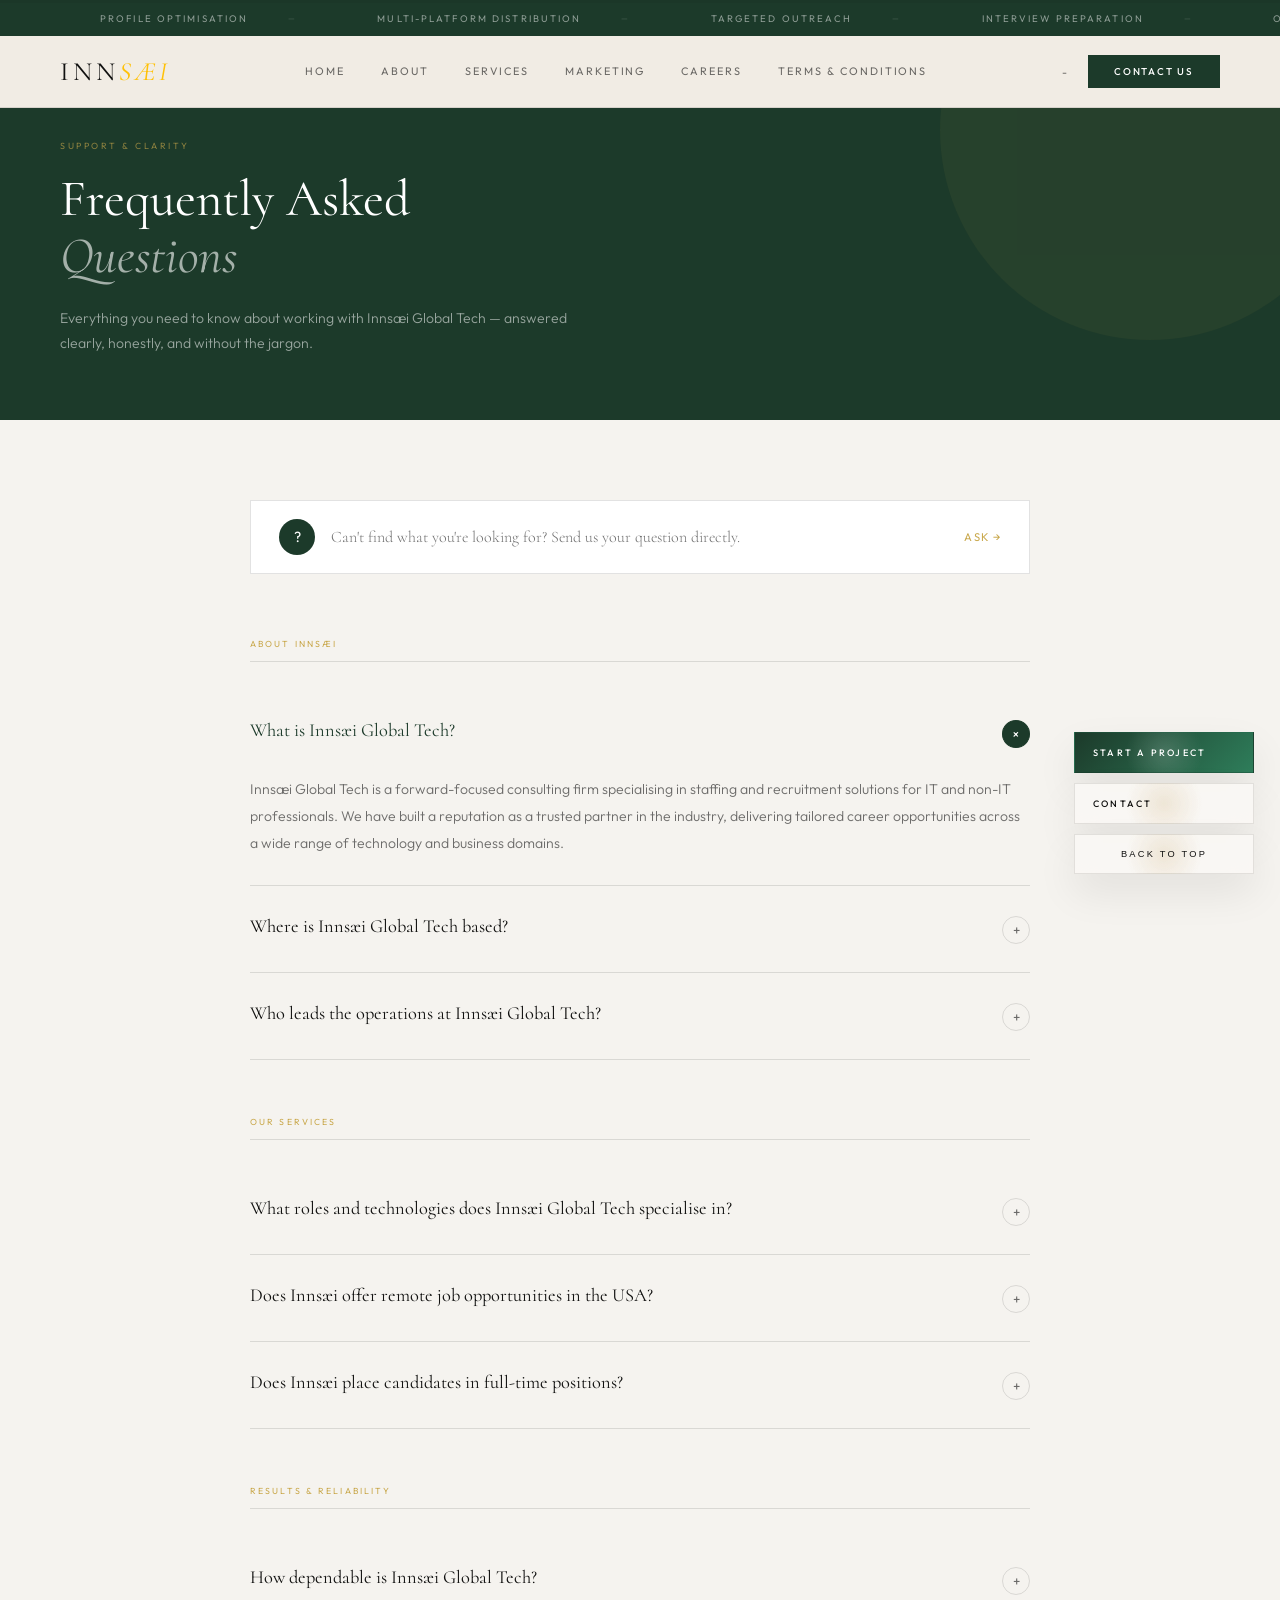
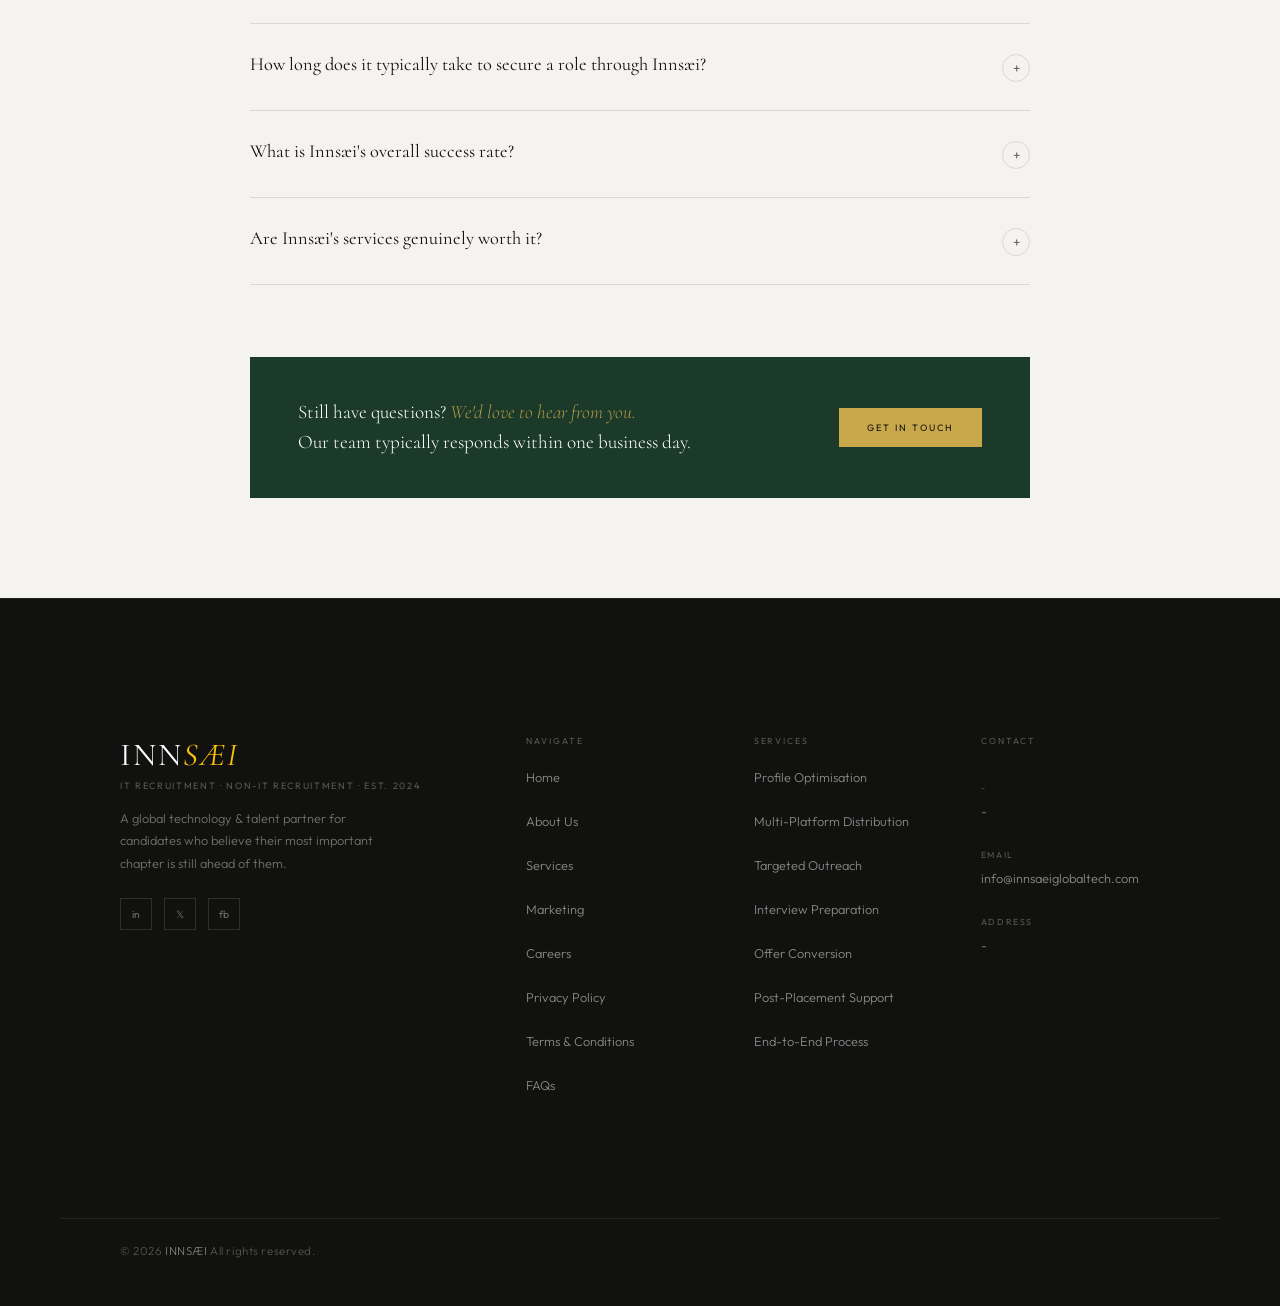
<file: faq.html>
<!DOCTYPE html>
<html lang="en">
<head>
<meta charset="UTF-8">
<meta name="viewport" content="width=device-width, initial-scale=1.0">
<title>FAQs — Innsæi Global Tech</title>
<link rel="preconnect" href="https://fonts.googleapis.com">
<link rel="preconnect" href="https://fonts.gstatic.com" crossorigin>
<link href="https://fonts.googleapis.com/css2?family=Cormorant:ital,wght@0,300;0,400;0,500;1,300;1,400;1,500&family=Outfit:wght@300;400;500&display=swap" rel="stylesheet">
<link rel="stylesheet" href="styles.css">
<style>
/* ── PAGE-LEVEL TOKENS (mirrors styles.css variables) ── */
:root {
  --serif: 'Cormorant', serif;
  --sans:  'Outfit', sans-serif;
  --ink:       #111110;
  --ink-60:    rgba(17,17,16,.6);
  --ink-12:    rgba(17,17,16,.12);
  --forest:    #1c3a2a;
  --gold:      #c9a84c;
  --paper:     #f5f3ef;
  --paper-alt: #edeae4;
}

*, *::before, *::after { box-sizing: border-box; margin: 0; padding: 0; }
body { font-family: var(--sans); color: var(--ink); background: var(--paper); }

/* ── NAV ── */
.pg-nav {
  position: sticky; top: 0; z-index: 100;
  display: flex; align-items: center; justify-content: space-between;
  padding: 0 60px;
  height: 68px;
  background: var(--paper);
  border-bottom: 1px solid var(--ink-12);
}
.pg-nav-logo {
  font-family: var(--serif);
  font-size: 1.22rem; font-weight: 400; letter-spacing: .04em;
  color: var(--ink); text-decoration: none;
}
.pg-nav-logo em { font-style: italic; color: var(--forest); }
.pg-nav-links { display: flex; gap: 36px; list-style: none; }
.pg-nav-links a {
  font-size: .6rem; font-weight: 400; letter-spacing: .2em;
  text-transform: uppercase; color: var(--ink-60); text-decoration: none;
  transition: color .2s;
}
.pg-nav-links a:hover { color: var(--ink); }

/* ── HERO STRIP ── */
.pg-hero {
  background: var(--forest);
  padding: 80px 60px 64px;
  position: relative; overflow: hidden;
}
.pg-hero::after {
  content: '';
  position: absolute; right: -80px; top: -80px;
  width: 420px; height: 420px; border-radius: 50%;
  background: rgba(201,168,76,.06);
  pointer-events: none;
}
.pg-hero-label {
  font-family: var(--sans);
  font-size: .56rem; font-weight: 400; letter-spacing: .28em;
  text-transform: uppercase; color: rgba(201,168,76,.65);
  margin-bottom: 20px;
}
.pg-hero-title {
  font-family: var(--serif);
  font-size: clamp(2.2rem, 4vw, 3.8rem);
  font-weight: 400; line-height: 1.12; color: #fff;
  margin-bottom: 20px;
}
.pg-hero-title em { font-style: italic; color: rgba(255,255,255,.6); }
.pg-hero-sub {
  font-size: .88rem; font-weight: 300; line-height: 1.8;
  color: rgba(255,255,255,.55); max-width: 520px;
}

/* ── FAQ LAYOUT ── */
.faq-outer {
  max-width: 860px;
  margin: 0 auto;
  padding: 80px 40px 100px;
}

/* Ask a Question bar */
.faq-ask-bar {
  display: flex; align-items: center; gap: 16px;
  padding: 18px 28px;
  background: #fff;
  border: 1px solid var(--ink-12);
  margin-bottom: 64px;
  cursor: pointer;
  transition: border-color .2s;
}
.faq-ask-bar:hover { border-color: var(--forest); }
.faq-ask-icon {
  width: 36px; height: 36px; border-radius: 50%;
  background: var(--forest);
  display: flex; align-items: center; justify-content: center;
  flex-shrink: 0;
  font-size: .9rem; color: #fff;
}
.faq-ask-text {
  font-family: var(--serif); font-size: 1rem; font-weight: 300;
  color: var(--ink-60); flex: 1;
}
.faq-ask-arrow {
  font-size: .7rem; letter-spacing: .12em;
  text-transform: uppercase; color: var(--gold);
}

/* Section labels */
.faq-section-label {
  font-family: var(--sans);
  font-size: .55rem; font-weight: 400; letter-spacing: .24em;
  text-transform: uppercase; color: var(--gold);
  margin-bottom: 28px;
  padding-bottom: 12px;
  border-bottom: 1px solid var(--ink-12);
}

/* Accordion items */
.faq-item {
  border-bottom: 1px solid var(--ink-12);
}
.faq-q {
  display: flex; align-items: flex-start; justify-content: space-between;
  gap: 24px;
  padding: 28px 0;
  cursor: pointer;
  user-select: none;
}
.faq-q-text {
  font-family: var(--serif);
  font-size: 1.15rem; font-weight: 400; line-height: 1.35;
  color: var(--ink);
  transition: color .2s;
}
.faq-item.open .faq-q-text { color: var(--forest); }
.faq-q-icon {
  flex-shrink: 0;
  width: 28px; height: 28px;
  border: 1px solid var(--ink-12); border-radius: 50%;
  display: flex; align-items: center; justify-content: center;
  font-size: .85rem; color: var(--ink-60);
  transition: background .2s, border-color .2s, transform .3s;
  margin-top: 2px;
}
.faq-item.open .faq-q-icon {
  background: var(--forest); border-color: var(--forest);
  color: #fff; transform: rotate(45deg);
}
.faq-a {
  max-height: 0; overflow: hidden;
  transition: max-height .4s ease, padding .3s ease;
}
.faq-item.open .faq-a { max-height: 400px; padding-bottom: 28px; }
.faq-a-text {
  font-size: .88rem; font-weight: 300; line-height: 1.9;
  color: var(--ink-60);
}
.faq-a-text ul {
  margin: 12px 0 0 20px;
  display: flex; flex-direction: column; gap: 6px;
}
.faq-a-text li { list-style: disc; }

/* Contact nudge */
.faq-contact-nudge {
  margin-top: 72px;
  padding: 40px 48px;
  background: var(--forest);
  display: flex; align-items: center; justify-content: space-between; gap: 32px;
}
.faq-nudge-copy {
  font-family: var(--serif);
  font-size: 1.2rem; font-weight: 300; line-height: 1.6; color: #fff;
}
.faq-nudge-copy em { font-style: italic; color: rgba(201,168,76,.85); }
.faq-nudge-btn {
  flex-shrink: 0;
  display: inline-block;
  font-size: .58rem; font-weight: 400; letter-spacing: .22em;
  text-transform: uppercase; color: var(--ink);
  background: var(--gold); text-decoration: none;
  padding: 14px 28px;
  transition: opacity .2s;
}
.faq-nudge-btn:hover { opacity: .85; }

/* ── FOOTER ── */
footer {
  background: var(--ink); color: rgba(255,255,255,.55);
  padding: 56px 60px 24px;
}
.ft-main {
  display: grid; grid-template-columns: 2fr 1fr 1fr 1fr;
  gap: 48px; margin-bottom: 48px;
}
.ft-brand-logo {
  font-family: var(--serif); font-size: 2rem; font-weight: 400;
  color: #fff; letter-spacing: .06em; display: block; margin-bottom: 6px;
}
.ft-brand-logo em { font-style: italic; }
.ft-brand-sub {
  font-size: .58rem; letter-spacing: .18em; text-transform: uppercase;
  color: rgba(255,255,255,.3); display: block; margin-bottom: 16px;
}
.ft-brand-copy {
  font-size: .8rem; font-weight: 300; line-height: 1.75;
  color: rgba(255,255,255,.4); max-width: 280px;
}
.ft-col-h {
  font-size: .55rem; font-weight: 400; letter-spacing: .22em;
  text-transform: uppercase; color: rgba(255,255,255,.3);
  display: block; margin-bottom: 20px;
}
.ft-list { list-style: none; display: flex; flex-direction: column; gap: 12px; }
.ft-list a {
  font-size: .8rem; font-weight: 300; color: rgba(255,255,255,.5);
  text-decoration: none; transition: color .2s;
}
.ft-list a:hover { color: #fff; }
.ft-contact { display: flex; flex-direction: column; gap: 4px; font-size: .8rem; font-weight: 300; }
.ft-contact strong { color: rgba(255,255,255,.3); font-size: .55rem; letter-spacing: .18em; text-transform: uppercase; margin-top: 12px; }
.ft-contact a { color: rgba(255,255,255,.5); text-decoration: none; font-size: .8rem; }
.ft-base {
  display: flex; align-items: center; justify-content: space-between;
  border-top: 1px solid rgba(255,255,255,.08); padding-top: 24px;
}
.ft-copy-text { font-size: .72rem; font-weight: 300; color: rgba(255,255,255,.28); }
.ft-copy-text em { font-style: normal; color: rgba(255,255,255,.45); }
.ft-social { display: flex; gap: 12px; }
.ft-soc {
  width: 32px; height: 32px; border: 1px solid rgba(255,255,255,.12);
  display: flex; align-items: center; justify-content: center;
  font-size: .65rem; color: rgba(255,255,255,.4); text-decoration: none;
  transition: border-color .2s, color .2s;
}
.ft-soc:hover { border-color: rgba(255,255,255,.4); color: #fff; }

/* ── RESPONSIVE ── */
@media (max-width: 768px) {
  .pg-nav { padding: 0 24px; }
  .pg-nav-links { display: none; }
  .pg-hero { padding: 56px 24px 48px; }
  .faq-outer { padding: 48px 24px 72px; }
  .faq-contact-nudge { flex-direction: column; padding: 32px 28px; }
  .ft-main { grid-template-columns: 1fr 1fr; gap: 36px; }
}
@media (max-width: 480px) {
  .ft-main { grid-template-columns: 1fr; }
}
</style>
</head>
<body>
<script src="components.js"></script>

<!-- HERO -->
<section class="pg-hero"><br><br><br>
  <div class="pg-hero-label">Support &amp; Clarity</div>
  <h1 class="pg-hero-title">Frequently Asked<br><em>Questions</em></h1>
  <p class="pg-hero-sub">Everything you need to know about working with Innsæi Global Tech — answered clearly, honestly, and without the jargon.</p>
</section>

<!-- FAQ BODY -->
<main class="faq-outer">

  <div class="faq-ask-bar" onclick="window.location='contact.html'">
    <div class="faq-ask-icon">?</div>
    <span class="faq-ask-text">Can't find what you're looking for? Send us your question directly.</span>
    <span class="faq-ask-arrow">Ask →</span>
  </div>

  <!-- ABOUT -->
  <div class="faq-section-label">About Innsæi</div>

  <div class="faq-item open">
    <div class="faq-q" onclick="toggle(this)">
      <span class="faq-q-text">What is Innsæi Global Tech?</span>
      <span class="faq-q-icon">+</span>
    </div>
    <div class="faq-a">
      <p class="faq-a-text">Innsæi Global Tech is a forward-focused consulting firm specialising in staffing and recruitment solutions for IT and non-IT professionals. We have built a reputation as a trusted partner in the industry, delivering tailored career opportunities across a wide range of technology and business domains.</p>
    </div>
  </div>

  <div class="faq-item">
    <div class="faq-q" onclick="toggle(this)">
      <span class="faq-q-text">Where is Innsæi Global Tech based?</span>
      <span class="faq-q-icon">+</span>
    </div>
    <div class="faq-a">
      <p class="faq-a-text">Our primary office is located in the United States, with a dedicated operational hub in India that supports our global staffing and recruitment services around the clock.</p>
    </div>
  </div>

  <div class="faq-item">
    <div class="faq-q" onclick="toggle(this)">
      <span class="faq-q-text">Who leads the operations at Innsæi Global Tech?</span>
      <span class="faq-q-icon">+</span>
    </div>
    <div class="faq-a">
      <p class="faq-a-text">Since our founding, Innsæi has been led by an experienced leadership team committed to building genuine, lasting connections with both clients and candidates. Our directors bring deep industry knowledge and a hands-on approach to every engagement, ensuring consistently high-quality outcomes.</p>
    </div>
  </div>

  <!-- SERVICES -->
  <div class="faq-section-label" style="margin-top:56px;">Our Services</div>

  <div class="faq-item">
    <div class="faq-q" onclick="toggle(this)">
      <span class="faq-q-text">What roles and technologies does Innsæi Global Tech specialise in?</span>
      <span class="faq-q-icon">+</span>
    </div>
    <div class="faq-a">
      <div class="faq-a-text">
        <p>We place professionals across a broad spectrum of IT disciplines, including:</p>
        <ul>
          <li>DevOps Engineers &amp; Site Reliability Engineers (SRE)</li>
          <li>Software Engineers — Full Stack, Front-End, .NET, Python, Java</li>
          <li>Data Scientists &amp; Business Analysts</li>
          <li>Cybersecurity &amp; SOC Analysts</li>
          <li>Cloud Engineers — AWS, Azure, GCP</li>
          <li>QA Automation &amp; Manual Testing</li>
          <li>Salesforce Administrators &amp; Developers</li>
          <li>Business Intelligence &amp; AI Engineers</li>
          <li>Network Engineers, UI/UX Designers, Project Managers, and more</li>
        </ul>
      </div>
    </div>
  </div>

  <div class="faq-item">
    <div class="faq-q" onclick="toggle(this)">
      <span class="faq-q-text">Does Innsæi offer remote job opportunities in the USA?</span>
      <span class="faq-q-icon">+</span>
    </div>
    <div class="faq-a">
      <p class="faq-a-text">Yes. We place candidates in remote, hybrid, and onsite roles across the United States, giving both professionals and client organisations the flexibility to find arrangements that genuinely work for them.</p>
    </div>
  </div>

  <div class="faq-item">
    <div class="faq-q" onclick="toggle(this)">
      <span class="faq-q-text">Does Innsæi place candidates in full-time positions?</span>
      <span class="faq-q-icon">+</span>
    </div>
    <div class="faq-a">
      <p class="faq-a-text">Absolutely. Innsæi Global Tech specialises in permanent full-time placements, W2 engagements, and long-term contractual IT roles — structured to give candidates genuine stability and career progression.</p>
    </div>
  </div>

  <!-- RESULTS -->
  <div class="faq-section-label" style="margin-top:56px;">Results &amp; Reliability</div>

  <div class="faq-item">
    <div class="faq-q" onclick="toggle(this)">
      <span class="faq-q-text">How dependable is Innsæi Global Tech?</span>
      <span class="faq-q-icon">+</span>
    </div>
    <div class="faq-a">
      <p class="faq-a-text">Innsæi maintains a 9-out-of-10 placement success ratio, reflecting our commitment to quality, preparation, and genuine care for every candidate we work with. Our track record speaks for itself.</p>
    </div>
  </div>

  <div class="faq-item">
    <div class="faq-q" onclick="toggle(this)">
      <span class="faq-q-text">How long does it typically take to secure a role through Innsæi?</span>
      <span class="faq-q-icon">+</span>
    </div>
    <div class="faq-a">
      <p class="faq-a-text">Most candidates who engage with our full-service process land their target role within 35 to 45 days. Our structured approach — covering profile optimisation, targeted outreach, interview preparation, and offer management — is specifically designed to compress that timeline without cutting corners.</p>
    </div>
  </div>

  <div class="faq-item">
    <div class="faq-q" onclick="toggle(this)">
      <span class="faq-q-text">What is Innsæi's overall success rate?</span>
      <span class="faq-q-icon">+</span>
    </div>
    <div class="faq-a">
      <p class="faq-a-text">Innsæi Global Tech consistently delivers a 90% placement success rate, positioning us among the top-performing staffing and recruitment firms in the industry. We are proud of this number — and equally committed to improving it further.</p>
    </div>
  </div>

  <div class="faq-item">
    <div class="faq-q" onclick="toggle(this)">
      <span class="faq-q-text">Are Innsæi's services genuinely worth it?</span>
      <span class="faq-q-icon">+</span>
    </div>
    <div class="faq-a">
      <p class="faq-a-text">We are entirely focused on delivering premium outcomes for every person we represent. Our dedication to thorough preparation, transparent communication, and lasting relationships makes us a consistently preferred partner for both candidates and hiring organisations. We don't treat placements as transactions — we treat them as careers.</p>
    </div>
  </div>

  <!-- CONTACT NUDGE -->
  <div class="faq-contact-nudge">
    <p class="faq-nudge-copy">Still have questions? <em>We'd love to hear from you.</em><br>Our team typically responds within one business day.</p>
    <a href="contact.html" class="faq-nudge-btn">Get In Touch</a>
  </div>

</main>

<script>
document.getElementById('yr').textContent = new Date().getFullYear();

function toggle(btn) {
  const item = btn.closest('.faq-item');
  const isOpen = item.classList.contains('open');
  document.querySelectorAll('.faq-item.open').forEach(el => el.classList.remove('open'));
  if (!isOpen) item.classList.add('open');
}
</script>
<script src="site.js"></script>
</body>
</html>
</file>
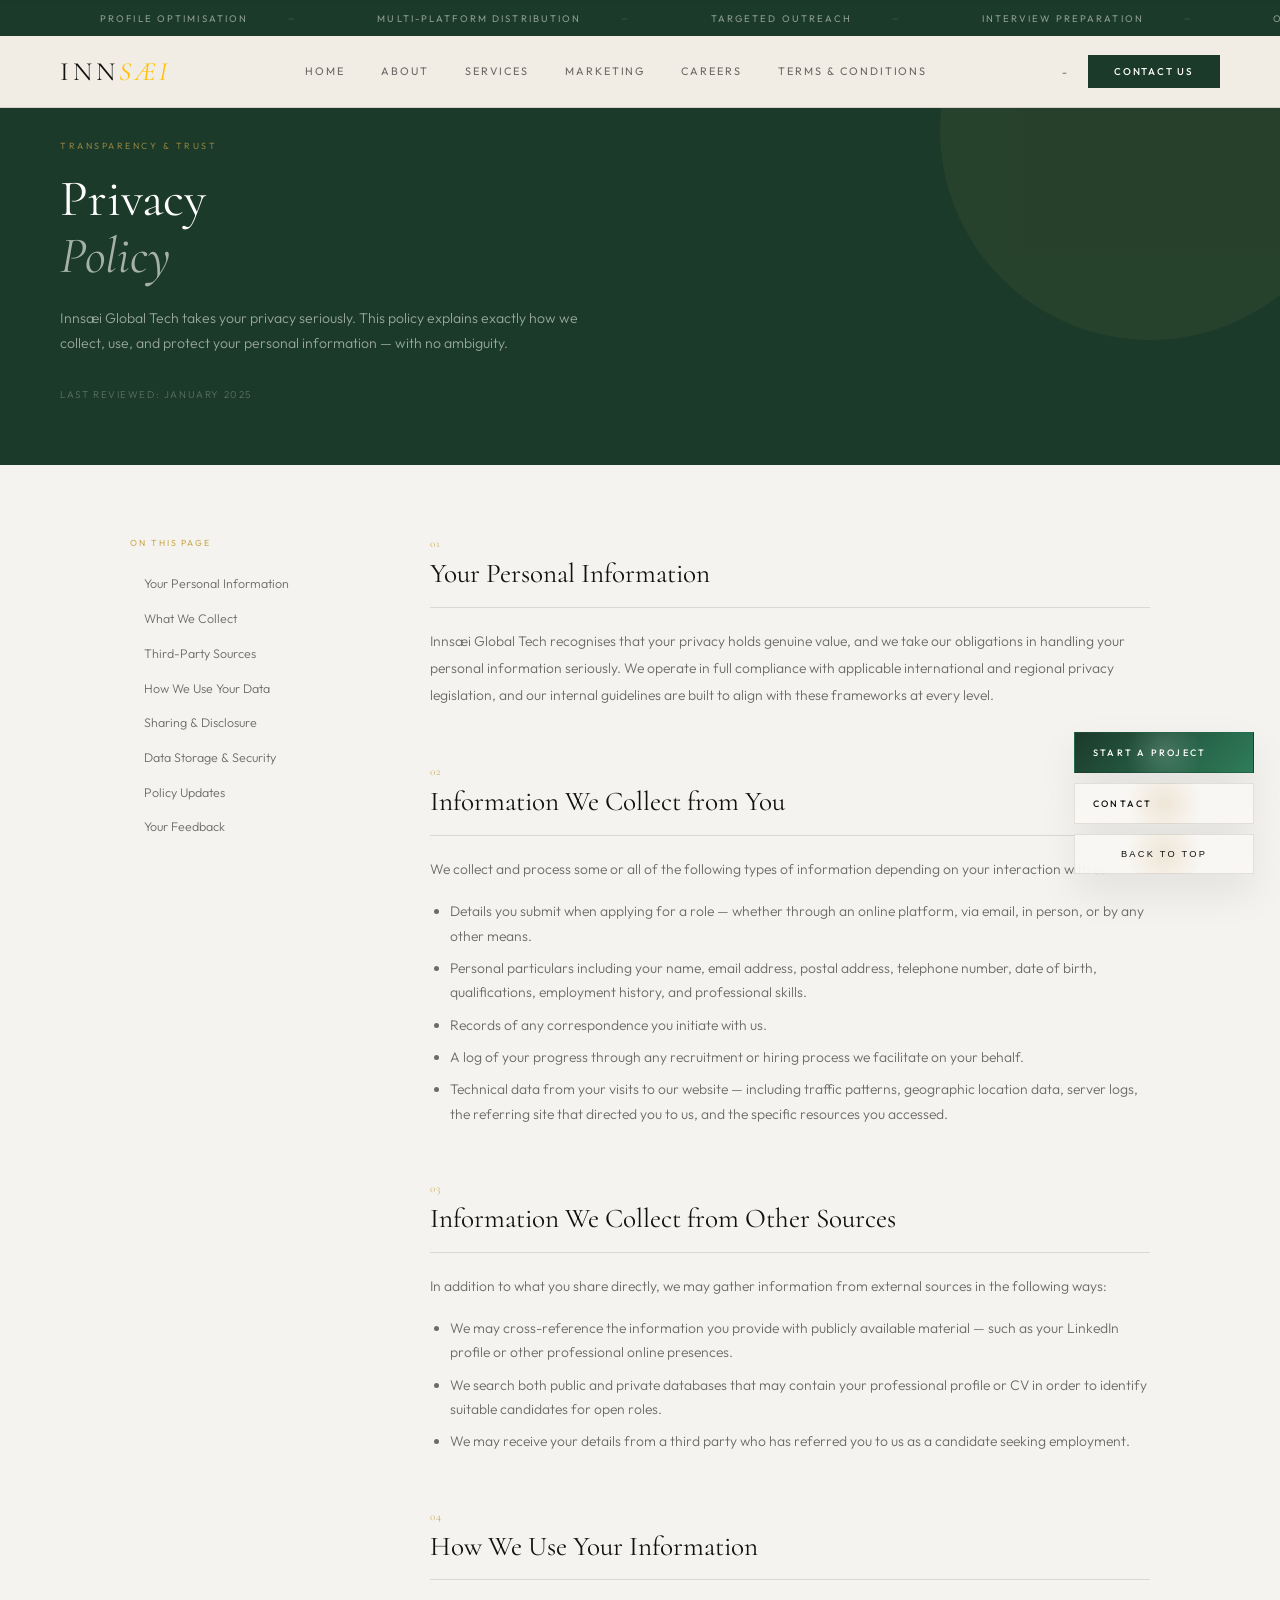
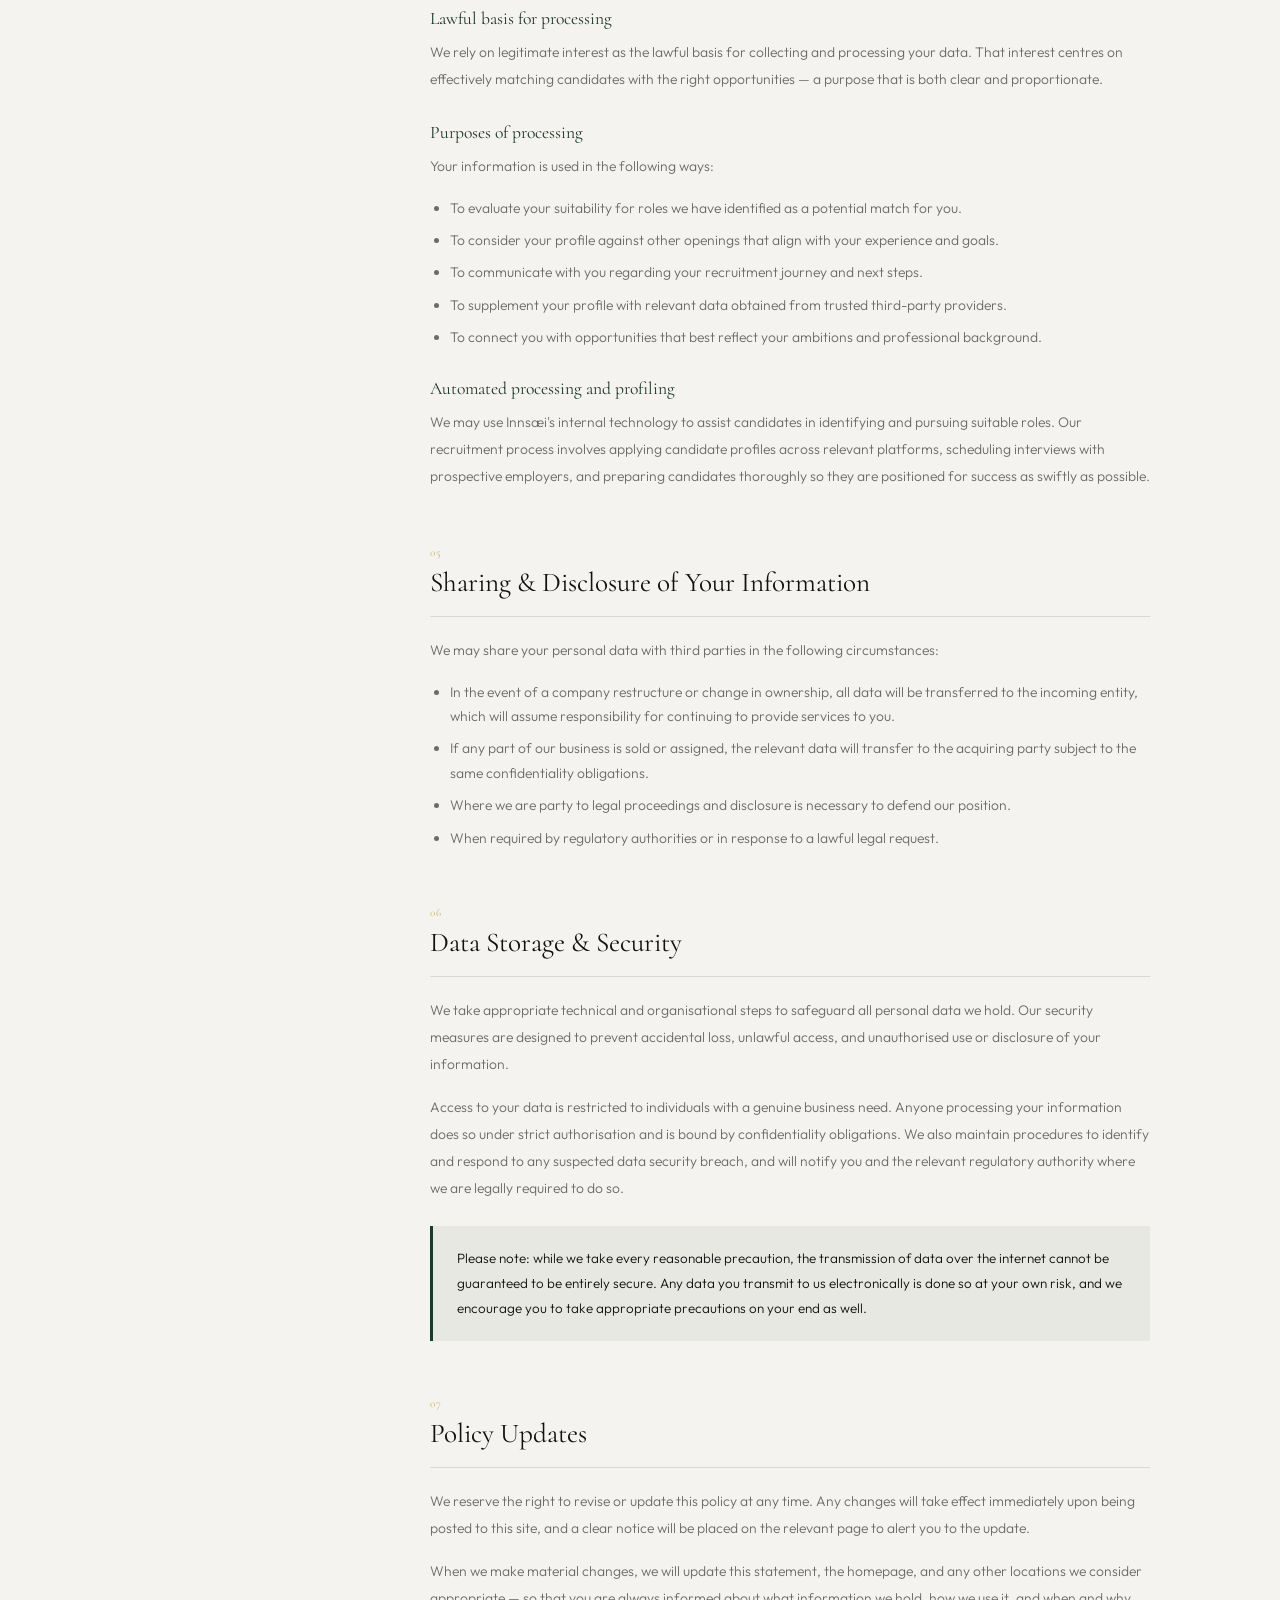
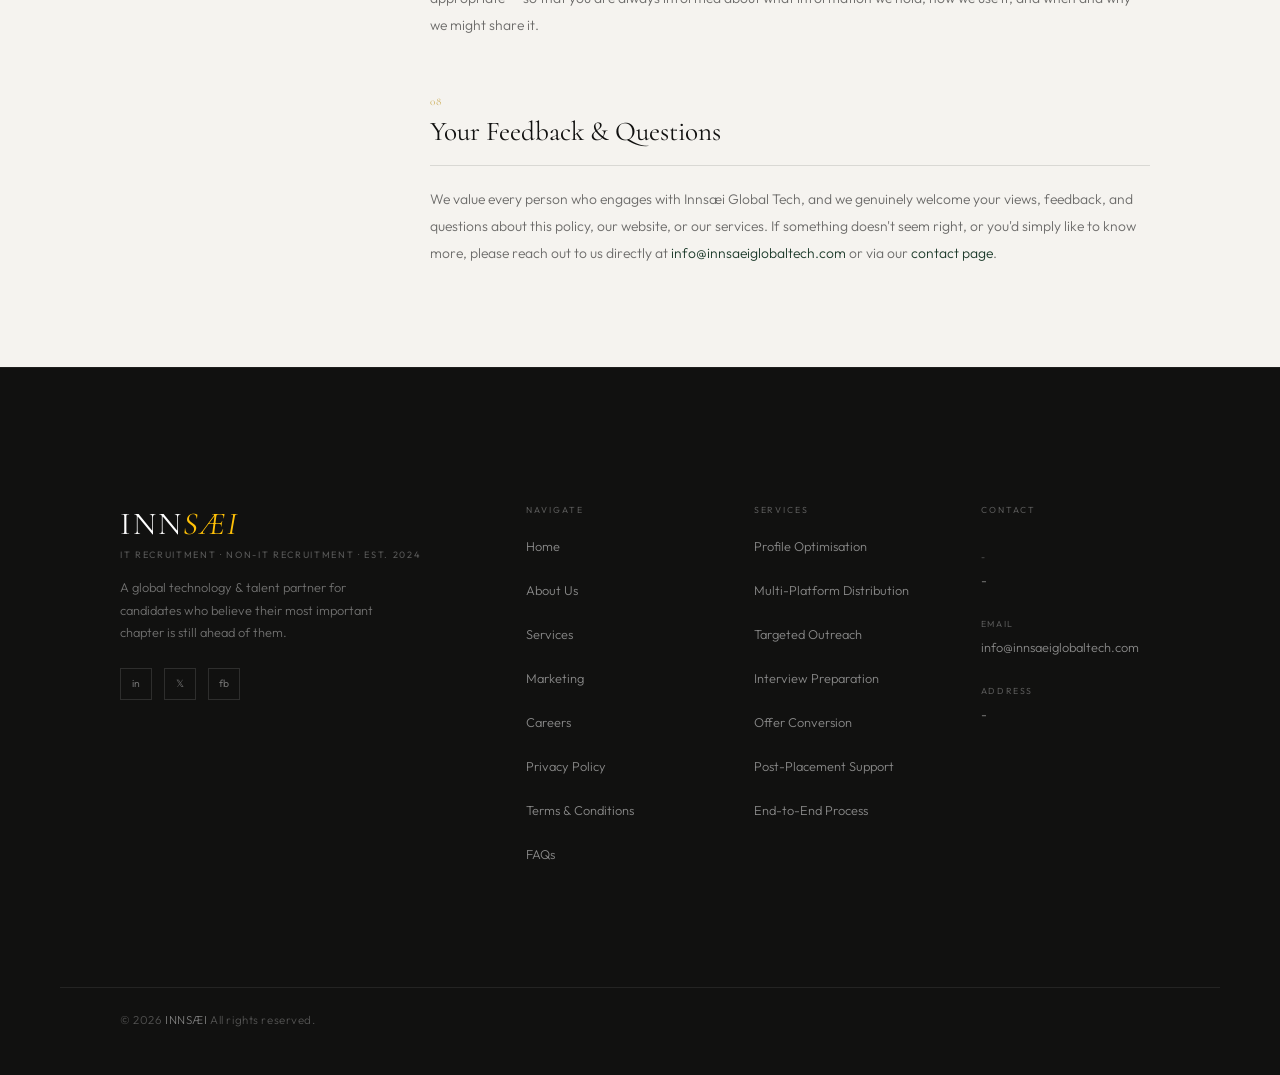
<file: privacy-policy.html>
<!DOCTYPE html>
<html lang="en">
<head>
<meta charset="UTF-8">
<meta name="viewport" content="width=device-width, initial-scale=1.0">
<title>Privacy Policy — Innsæi Global Tech</title>
<link rel="preconnect" href="https://fonts.googleapis.com">
<link rel="preconnect" href="https://fonts.gstatic.com" crossorigin>
<link href="https://fonts.googleapis.com/css2?family=Cormorant:ital,wght@0,300;0,400;0,500;1,300;1,400;1,500&family=Outfit:wght@300;400;500&display=swap" rel="stylesheet">
<link rel="stylesheet" href="styles.css">
<style>
:root {
  --serif: 'Cormorant', serif;
  --sans:  'Outfit', sans-serif;
  --ink:       #111110;
  --ink-60:    rgba(17,17,16,.6);
  --ink-12:    rgba(17,17,16,.12);
  --forest:    #1c3a2a;
  --gold:      #c9a84c;
  --paper:     #f5f3ef;
  --paper-alt: #edeae4;
}
*, *::before, *::after { box-sizing: border-box; margin: 0; padding: 0; }
body { font-family: var(--sans); color: var(--ink); background: var(--paper); }

/* NAV */
.pg-nav {
  position: sticky; top: 0; z-index: 100;
  display: flex; align-items: center; justify-content: space-between;
  padding: 0 60px; height: 68px;
  background: var(--paper); border-bottom: 1px solid var(--ink-12);
}
.pg-nav-logo {
  font-family: var(--serif); font-size: 1.22rem; font-weight: 400;
  letter-spacing: .04em; color: var(--ink); text-decoration: none;
}
.pg-nav-logo em { font-style: italic; color: var(--forest); }
.pg-nav-links { display: flex; gap: 36px; list-style: none; }
.pg-nav-links a {
  font-size: .6rem; font-weight: 400; letter-spacing: .2em;
  text-transform: uppercase; color: var(--ink-60); text-decoration: none; transition: color .2s;
}
.pg-nav-links a:hover { color: var(--ink); }

/* HERO */
.pg-hero {
  background: var(--forest); padding: 80px 60px 64px;
  position: relative; overflow: hidden;
}
.pg-hero::after {
  content: ''; position: absolute; right: -80px; top: -80px;
  width: 420px; height: 420px; border-radius: 50%;
  background: rgba(201,168,76,.06); pointer-events: none;
}
.pg-hero-label {
  font-family: var(--sans); font-size: .56rem; font-weight: 400;
  letter-spacing: .28em; text-transform: uppercase; color: rgba(201,168,76,.65); margin-bottom: 20px;
}
.pg-hero-title {
  font-family: var(--serif);
  font-size: clamp(2.2rem, 4vw, 3.8rem); font-weight: 400; line-height: 1.12;
  color: #fff; margin-bottom: 20px;
}
.pg-hero-title em { font-style: italic; color: rgba(255,255,255,.6); }
.pg-hero-sub {
  font-size: .88rem; font-weight: 300; line-height: 1.8;
  color: rgba(255,255,255,.55); max-width: 540px;
}
.pg-hero-meta {
  margin-top: 32px;
  font-size: .62rem; font-weight: 300; letter-spacing: .16em;
  text-transform: uppercase; color: rgba(255,255,255,.28);
}

/* LAYOUT */
.policy-layout {
  display: grid; grid-template-columns: 220px 1fr;
  max-width: 1100px; margin: 0 auto; padding: 72px 40px 100px; gap: 80px;
  align-items: start;
}

/* Sidebar TOC */
.policy-toc {
  position: sticky; top: 96px;
}
.policy-toc-label {
  font-size: .55rem; font-weight: 400; letter-spacing: .22em;
  text-transform: uppercase; color: var(--gold); margin-bottom: 20px;
  display: block;
}
.policy-toc ul { list-style: none; display: flex; flex-direction: column; gap: 2px; }
.policy-toc a {
  display: block; font-size: .78rem; font-weight: 300; line-height: 1.5;
  color: var(--ink-60); text-decoration: none;
  padding: 7px 12px; border-left: 2px solid transparent;
  transition: color .2s, border-color .2s;
}
.policy-toc a:hover,
.policy-toc a.active { color: var(--forest); border-left-color: var(--forest); }

/* Content */
.policy-content { min-width: 0; }

.policy-section { margin-bottom: 56px; }
.policy-section:last-child { margin-bottom: 0; }

.policy-section-num {
  font-family: var(--serif); font-size: .7rem; font-weight: 300;
  color: var(--gold); letter-spacing: .12em; display: block; margin-bottom: 8px;
}
.policy-section h2 {
  font-family: var(--serif); font-size: 1.7rem; font-weight: 400; line-height: 1.2;
  color: var(--ink); margin-bottom: 20px;
  padding-bottom: 16px; border-bottom: 1px solid var(--ink-12);
}
.policy-section h3 {
  font-family: var(--serif); font-size: 1.1rem; font-weight: 400;
  color: var(--forest); margin: 28px 0 10px;
}
.policy-section p {
  font-size: .87rem; font-weight: 300; line-height: 1.95; color: var(--ink-60);
  margin-bottom: 16px;
}
.policy-section p:last-child { margin-bottom: 0; }
.policy-section ul {
  margin: 8px 0 16px 20px; display: flex; flex-direction: column; gap: 8px;
}
.policy-section li {
  list-style: disc; font-size: .87rem; font-weight: 300;
  line-height: 1.75; color: var(--ink-60);
}

/* Callout box */
.policy-callout {
  background: rgba(28,58,42,.06); border-left: 3px solid var(--forest);
  padding: 20px 24px; margin: 24px 0;
}
.policy-callout p {
  font-size: .84rem; font-weight: 300; line-height: 1.85;
  color: var(--ink); margin: 0;
}

/* FOOTER */
footer { background: var(--ink); color: rgba(255,255,255,.55); padding: 56px 60px 24px; }
.ft-main { display: grid; grid-template-columns: 2fr 1fr 1fr 1fr; gap: 48px; margin-bottom: 48px; }
.ft-brand-logo { font-family: var(--serif); font-size: 2rem; font-weight: 400; color: #fff; letter-spacing: .06em; display: block; margin-bottom: 6px; }
.ft-brand-logo em { font-style: italic; }
.ft-brand-sub { font-size: .58rem; letter-spacing: .18em; text-transform: uppercase; color: rgba(255,255,255,.3); display: block; margin-bottom: 16px; }
.ft-brand-copy { font-size: .8rem; font-weight: 300; line-height: 1.75; color: rgba(255,255,255,.4); max-width: 280px; }
.ft-col-h { font-size: .55rem; font-weight: 400; letter-spacing: .22em; text-transform: uppercase; color: rgba(255,255,255,.3); display: block; margin-bottom: 20px; }
.ft-list { list-style: none; display: flex; flex-direction: column; gap: 12px; }
.ft-list a { font-size: .8rem; font-weight: 300; color: rgba(255,255,255,.5); text-decoration: none; transition: color .2s; }
.ft-list a:hover { color: #fff; }
.ft-contact { display: flex; flex-direction: column; gap: 4px; font-size: .8rem; font-weight: 300; }
.ft-contact strong { color: rgba(255,255,255,.3); font-size: .55rem; letter-spacing: .18em; text-transform: uppercase; margin-top: 12px; }
.ft-contact a { color: rgba(255,255,255,.5); text-decoration: none; font-size: .8rem; }
.ft-base { display: flex; align-items: center; justify-content: space-between; border-top: 1px solid rgba(255,255,255,.08); padding-top: 24px; }
.ft-copy-text { font-size: .72rem; font-weight: 300; color: rgba(255,255,255,.28); }
.ft-copy-text em { font-style: normal; color: rgba(255,255,255,.45); }
.ft-social { display: flex; gap: 12px; }
.ft-soc { width: 32px; height: 32px; border: 1px solid rgba(255,255,255,.12); display: flex; align-items: center; justify-content: center; font-size: .65rem; color: rgba(255,255,255,.4); text-decoration: none; transition: border-color .2s, color .2s; }
.ft-soc:hover { border-color: rgba(255,255,255,.4); color: #fff; }

@media (max-width: 900px) {
  .policy-layout { grid-template-columns: 1fr; gap: 40px; }
  .policy-toc { position: static; }
  .ft-main { grid-template-columns: 1fr 1fr; gap: 36px; }
}
@media (max-width: 768px) {
  .pg-nav { padding: 0 24px; }
  .pg-nav-links { display: none; }
  .pg-hero { padding: 56px 24px 48px; }
  .policy-layout { padding: 48px 24px 72px; }
}
@media (max-width: 480px) { .ft-main { grid-template-columns: 1fr; } }
</style>
</head>
<body>
<script src="components.js"></script>

<!-- HERO -->
<section class="pg-hero"><br><br><br>
  <div class="pg-hero-label">Transparency &amp; Trust</div>
  <h1 class="pg-hero-title">Privacy<br><em>Policy</em></h1>
  <p class="pg-hero-sub">Innsæi Global Tech takes your privacy seriously. This policy explains exactly how we collect, use, and protect your personal information — with no ambiguity.</p>
  <p class="pg-hero-meta">Last reviewed: January 2025</p>
</section>

<!-- BODY -->
<div class="policy-layout">

  <!-- SIDEBAR TOC -->
  <aside class="policy-toc">
    <span class="policy-toc-label">On this page</span>
    <ul>
      <li><a href="#your-info">Your Personal Information</a></li>
      <li><a href="#collection">What We Collect</a></li>
      <li><a href="#other-sources">Third-Party Sources</a></li>
      <li><a href="#uses">How We Use Your Data</a></li>
      <li><a href="#disclosure">Sharing &amp; Disclosure</a></li>
      <li><a href="#storage">Data Storage &amp; Security</a></li>
      <li><a href="#updates">Policy Updates</a></li>
      <li><a href="#contact">Your Feedback</a></li>
    </ul>
  </aside>

  <!-- CONTENT -->
  <article class="policy-content">

    <section class="policy-section" id="your-info">
      <span class="policy-section-num">01</span>
      <h2>Your Personal Information</h2>
      <p>Innsæi Global Tech recognises that your privacy holds genuine value, and we take our obligations in handling your personal information seriously. We operate in full compliance with applicable international and regional privacy legislation, and our internal guidelines are built to align with these frameworks at every level.</p>
    </section>

    <section class="policy-section" id="collection">
      <span class="policy-section-num">02</span>
      <h2>Information We Collect from You</h2>
      <p>We collect and process some or all of the following types of information depending on your interaction with us:</p>
      <ul>
        <li>Details you submit when applying for a role — whether through an online platform, via email, in person, or by any other means.</li>
        <li>Personal particulars including your name, email address, postal address, telephone number, date of birth, qualifications, employment history, and professional skills.</li>
        <li>Records of any correspondence you initiate with us.</li>
        <li>A log of your progress through any recruitment or hiring process we facilitate on your behalf.</li>
        <li>Technical data from your visits to our website — including traffic patterns, geographic location data, server logs, the referring site that directed you to us, and the specific resources you accessed.</li>
      </ul>
    </section>

    <section class="policy-section" id="other-sources">
      <span class="policy-section-num">03</span>
      <h2>Information We Collect from Other Sources</h2>
      <p>In addition to what you share directly, we may gather information from external sources in the following ways:</p>
      <ul>
        <li>We may cross-reference the information you provide with publicly available material — such as your LinkedIn profile or other professional online presences.</li>
        <li>We search both public and private databases that may contain your professional profile or CV in order to identify suitable candidates for open roles.</li>
        <li>We may receive your details from a third party who has referred you to us as a candidate seeking employment.</li>
      </ul>
    </section>

    <section class="policy-section" id="uses">
      <span class="policy-section-num">04</span>
      <h2>How We Use Your Information</h2>

      <h3>Lawful basis for processing</h3>
      <p>We rely on legitimate interest as the lawful basis for collecting and processing your data. That interest centres on effectively matching candidates with the right opportunities — a purpose that is both clear and proportionate.</p>

      <h3>Purposes of processing</h3>
      <p>Your information is used in the following ways:</p>
      <ul>
        <li>To evaluate your suitability for roles we have identified as a potential match for you.</li>
        <li>To consider your profile against other openings that align with your experience and goals.</li>
        <li>To communicate with you regarding your recruitment journey and next steps.</li>
        <li>To supplement your profile with relevant data obtained from trusted third-party providers.</li>
        <li>To connect you with opportunities that best reflect your ambitions and professional background.</li>
      </ul>

      <h3>Automated processing and profiling</h3>
      <p>We may use Innsæi's internal technology to assist candidates in identifying and pursuing suitable roles. Our recruitment process involves applying candidate profiles across relevant platforms, scheduling interviews with prospective employers, and preparing candidates thoroughly so they are positioned for success as swiftly as possible.</p>
    </section>

    <section class="policy-section" id="disclosure">
      <span class="policy-section-num">05</span>
      <h2>Sharing &amp; Disclosure of Your Information</h2>
      <p>We may share your personal data with third parties in the following circumstances:</p>
      <ul>
        <li>In the event of a company restructure or change in ownership, all data will be transferred to the incoming entity, which will assume responsibility for continuing to provide services to you.</li>
        <li>If any part of our business is sold or assigned, the relevant data will transfer to the acquiring party subject to the same confidentiality obligations.</li>
        <li>Where we are party to legal proceedings and disclosure is necessary to defend our position.</li>
        <li>When required by regulatory authorities or in response to a lawful legal request.</li>
      </ul>
    </section>

    <section class="policy-section" id="storage">
      <span class="policy-section-num">06</span>
      <h2>Data Storage &amp; Security</h2>
      <p>We take appropriate technical and organisational steps to safeguard all personal data we hold. Our security measures are designed to prevent accidental loss, unlawful access, and unauthorised use or disclosure of your information.</p>
      <p>Access to your data is restricted to individuals with a genuine business need. Anyone processing your information does so under strict authorisation and is bound by confidentiality obligations. We also maintain procedures to identify and respond to any suspected data security breach, and will notify you and the relevant regulatory authority where we are legally required to do so.</p>

      <div class="policy-callout">
        <p>Please note: while we take every reasonable precaution, the transmission of data over the internet cannot be guaranteed to be entirely secure. Any data you transmit to us electronically is done so at your own risk, and we encourage you to take appropriate precautions on your end as well.</p>
      </div>
    </section>

    <section class="policy-section" id="updates">
      <span class="policy-section-num">07</span>
      <h2>Policy Updates</h2>
      <p>We reserve the right to revise or update this policy at any time. Any changes will take effect immediately upon being posted to this site, and a clear notice will be placed on the relevant page to alert you to the update.</p>
      <p>When we make material changes, we will update this statement, the homepage, and any other locations we consider appropriate — so that you are always informed about what information we hold, how we use it, and when and why we might share it.</p>
    </section>

    <section class="policy-section" id="contact">
      <span class="policy-section-num">08</span>
      <h2>Your Feedback &amp; Questions</h2>
      <p>We value every person who engages with Innsæi Global Tech, and we genuinely welcome your views, feedback, and questions about this policy, our website, or our services. If something doesn't seem right, or you'd simply like to know more, please reach out to us directly at <a href="mailto:info@innsaeiglobaltech.com" style="color:var(--forest);">info@innsaeiglobaltech.com</a> or via our <a href="contact.html" style="color:var(--forest);">contact page</a>.</p>
    </section>

  </article>
</div>

<script>
document.getElementById('yr').textContent = new Date().getFullYear();

// Highlight active TOC link on scroll
const sections = document.querySelectorAll('.policy-section');
const links = document.querySelectorAll('.policy-toc a');
window.addEventListener('scroll', () => {
  let current = '';
  sections.forEach(s => { if (window.scrollY >= s.offsetTop - 120) current = s.id; });
  links.forEach(a => {
    a.classList.remove('active');
    if (a.getAttribute('href') === '#' + current) a.classList.add('active');
  });
});
</script>
<script src="site.js"></script>
</body>
</html>
</file>
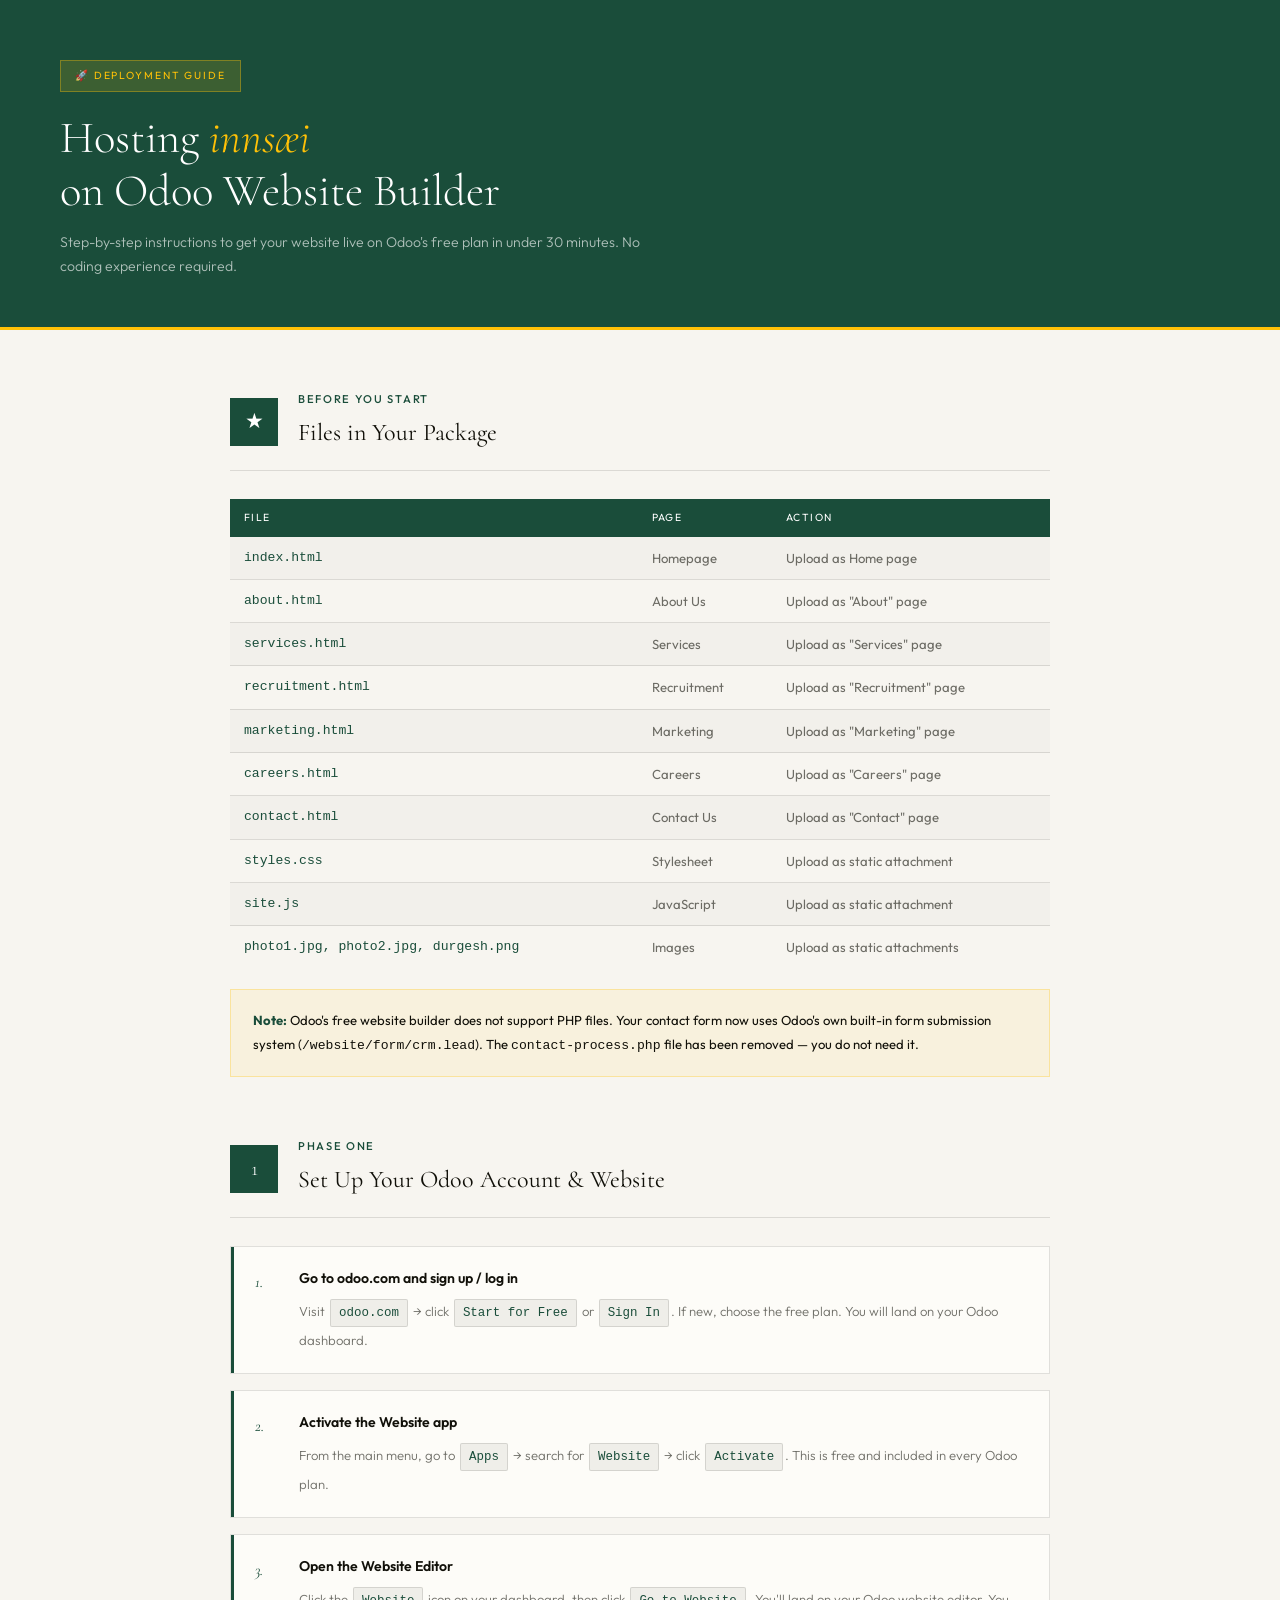
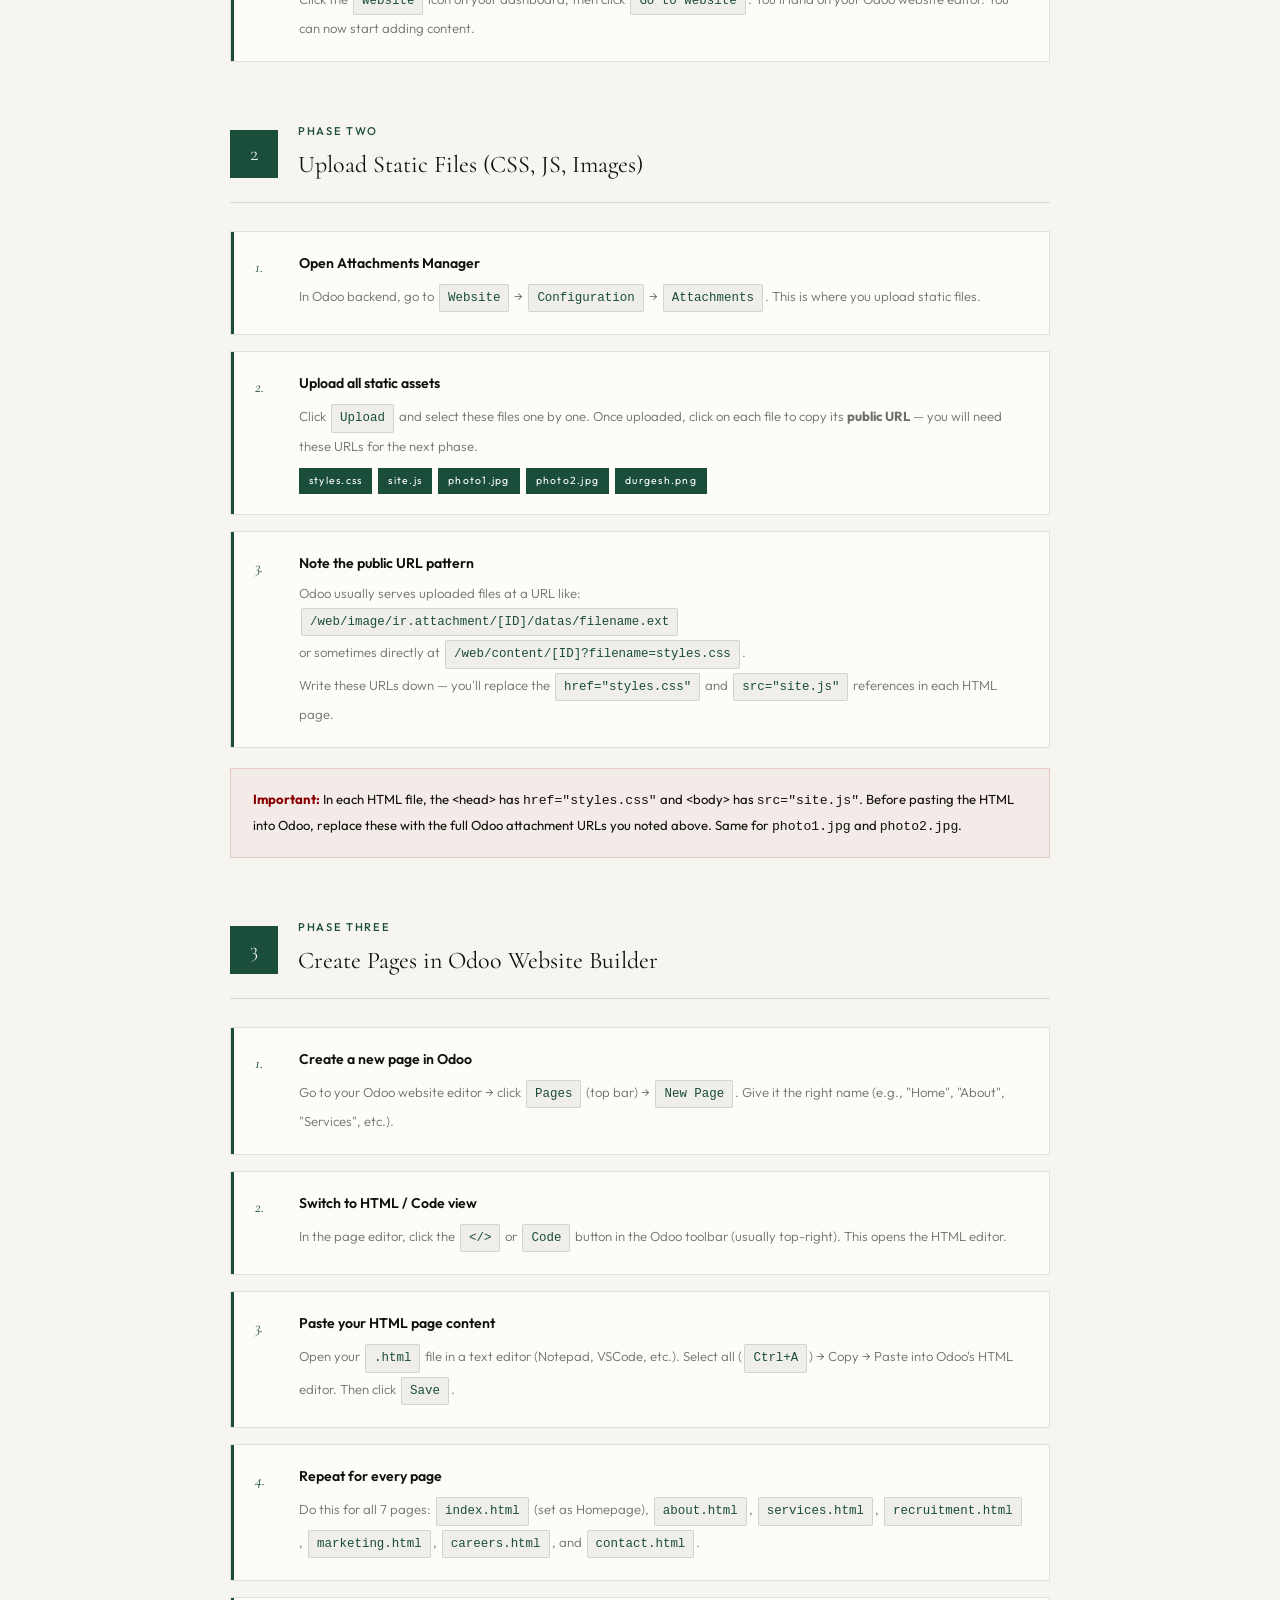
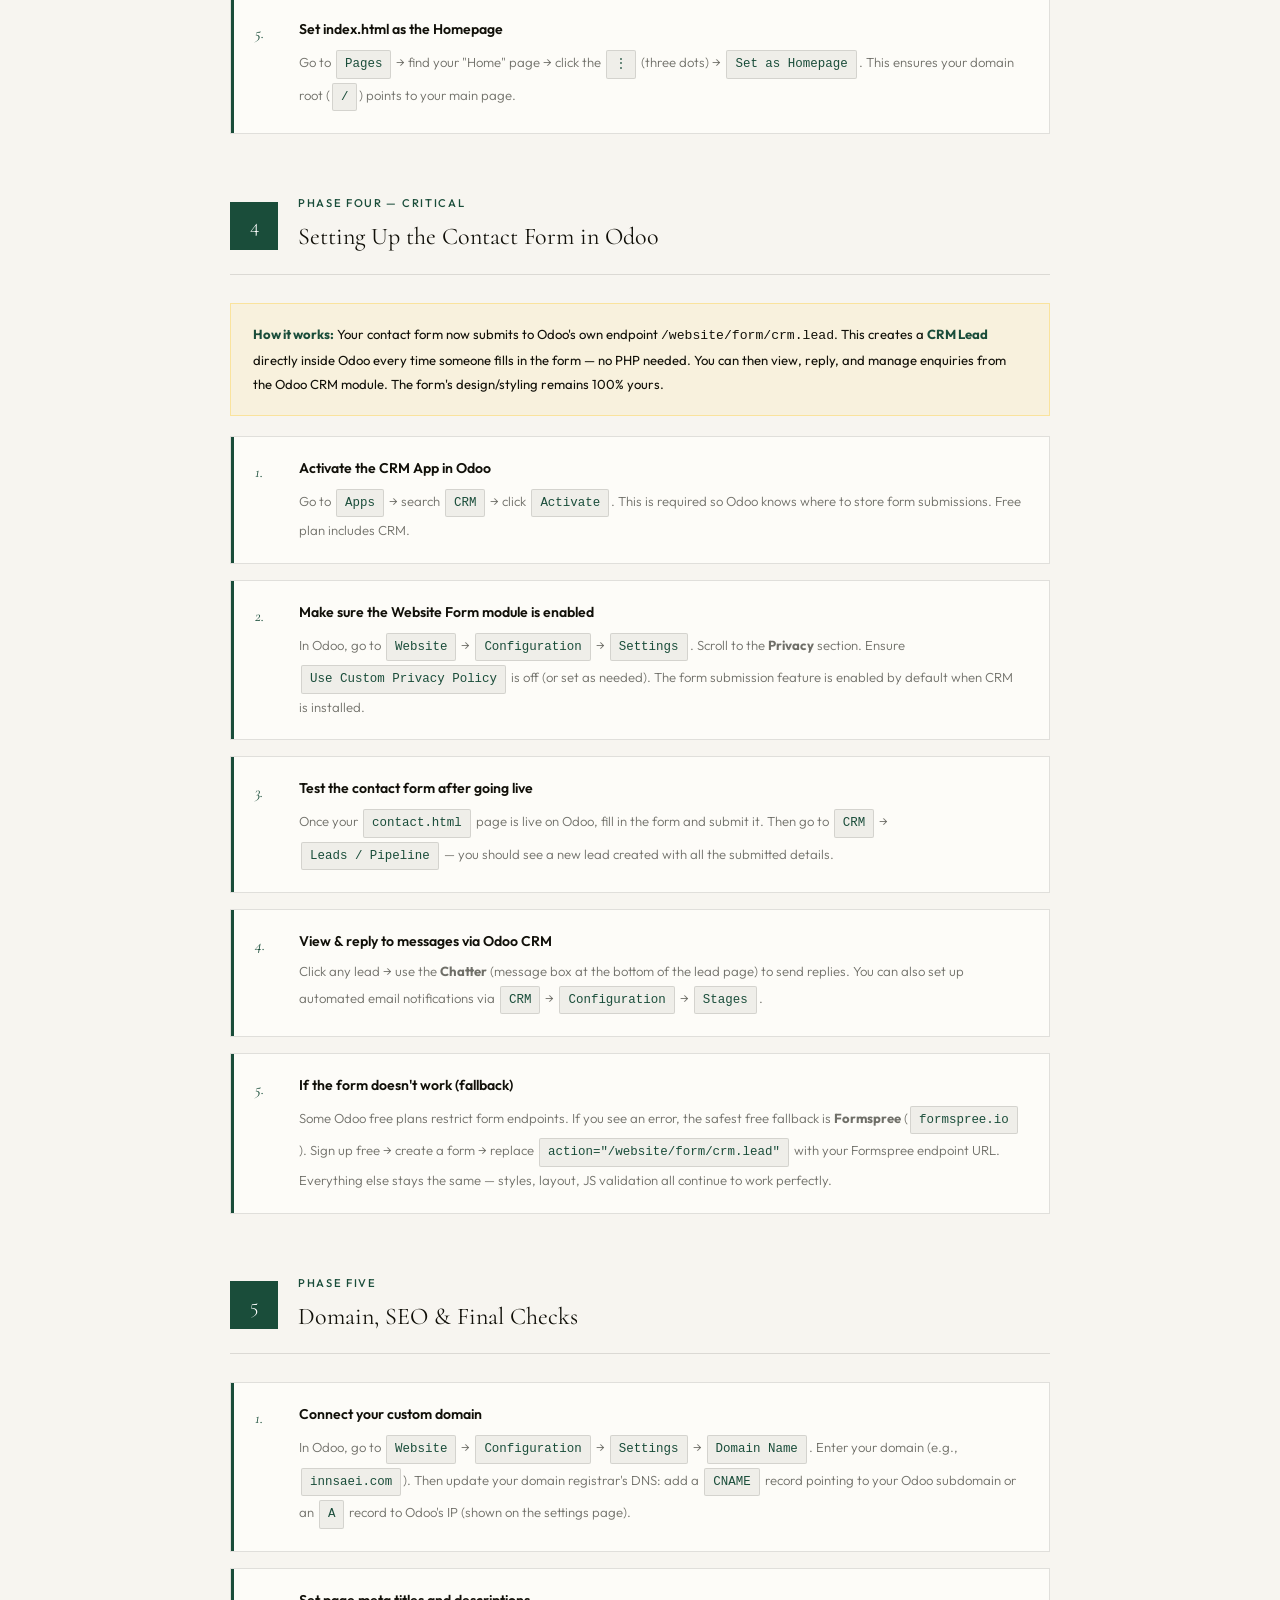
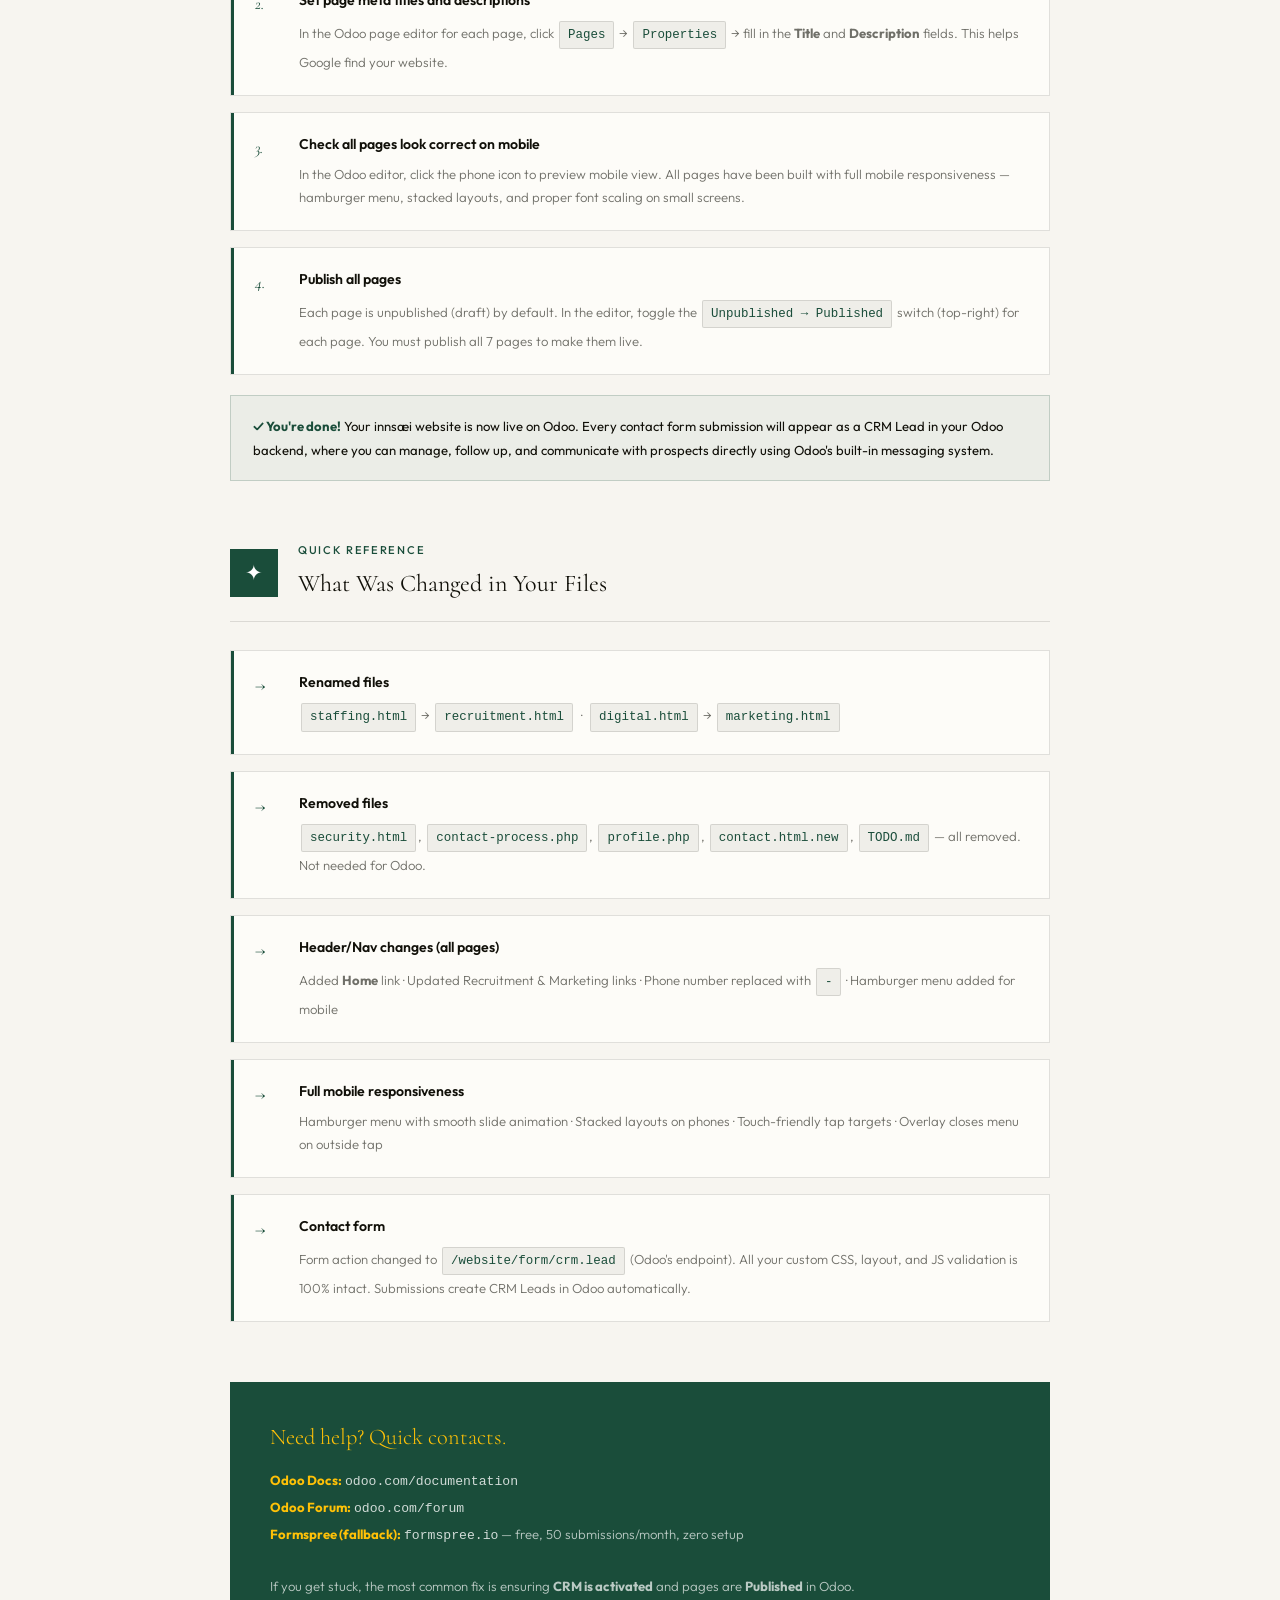
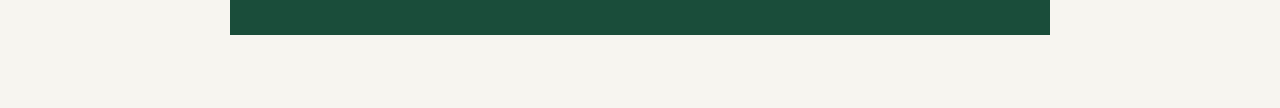
<file: steps.html>
<!DOCTYPE html>
<html lang="en">
<head>
<meta charset="UTF-8">
<meta name="viewport" content="width=device-width, initial-scale=1.0">
<title>Odoo Deployment Guide — innsæi Website</title>
<link href="https://fonts.googleapis.com/css2?family=Outfit:wght@300;400;500;600&family=Cormorant:ital,wght@0,300;0,400;1,300;1,400&display=swap" rel="stylesheet">
<style>
  :root {
    --ink: #111009;
    --cream: #f7f5f0;
    --forest: #1a4d3a;
    --sage: #246348;
    --warm: #FFC107;
    --paper: #fdfcf8;
    --ink-60: rgba(17,16,9,.6);
    --ink-12: rgba(17,16,9,.12);
    --serif: 'Cormorant', Georgia, serif;
    --body: 'Outfit', system-ui, sans-serif;
  }
  *, *::before, *::after { box-sizing: border-box; margin: 0; padding: 0; }
  body {
    font-family: var(--body);
    background: var(--cream);
    color: var(--ink);
    line-height: 1.7;
    font-size: 15px;
  }
  .guide-header {
    background: var(--forest);
    padding: 60px 60px 48px;
    border-bottom: 3px solid var(--warm);
  }
  .guide-header h1 {
    font-family: var(--serif);
    font-size: 2.8rem;
    font-weight: 300;
    color: #fff;
    line-height: 1.2;
    margin-bottom: 12px;
  }
  .guide-header h1 em { color: var(--warm); font-style: italic; }
  .guide-header p {
    color: rgba(255,255,255,.65);
    font-size: .88rem;
    font-weight: 300;
    max-width: 600px;
  }
  .guide-header .badge {
    display: inline-flex;
    align-items: center;
    gap: 8px;
    background: rgba(255,193,7,.15);
    border: 1px solid rgba(255,193,7,.35);
    color: var(--warm);
    font-size: .65rem;
    letter-spacing: .18em;
    text-transform: uppercase;
    padding: 6px 14px;
    margin-bottom: 20px;
  }
  .guide-body {
    max-width: 900px;
    margin: 0 auto;
    padding: 60px 40px 80px;
  }
  .phase {
    margin-bottom: 60px;
  }
  .phase-header {
    display: flex;
    align-items: center;
    gap: 20px;
    margin-bottom: 28px;
    padding-bottom: 16px;
    border-bottom: 1px solid var(--ink-12);
  }
  .phase-num {
    flex-shrink: 0;
    width: 48px; height: 48px;
    background: var(--forest);
    color: #fff;
    font-family: var(--serif);
    font-size: 1.3rem;
    font-weight: 300;
    display: flex; align-items: center; justify-content: center;
  }
  .phase-title {
    font-family: var(--serif);
    font-size: 1.5rem;
    font-weight: 400;
    color: var(--ink);
  }
  .phase-title span {
    display: block;
    font-family: var(--body);
    font-size: .7rem;
    letter-spacing: .15em;
    text-transform: uppercase;
    color: var(--forest);
    margin-bottom: 4px;
    font-weight: 500;
  }
  .steps-list {
    list-style: none;
    display: flex;
    flex-direction: column;
    gap: 16px;
  }
  .step {
    display: flex;
    gap: 20px;
    padding: 20px 24px;
    background: var(--paper);
    border: 1px solid var(--ink-12);
    position: relative;
  }
  .step::before {
    content: '';
    position: absolute;
    left: 0; top: 0; bottom: 0;
    width: 3px;
    background: var(--forest);
  }
  .step-num {
    flex-shrink: 0;
    font-family: var(--serif);
    font-size: 1rem;
    color: var(--forest);
    font-style: italic;
    min-width: 24px;
    margin-top: 2px;
  }
  .step-body h4 {
    font-size: .88rem;
    font-weight: 600;
    color: var(--ink);
    margin-bottom: 6px;
  }
  .step-body p {
    font-size: .82rem;
    font-weight: 300;
    color: var(--ink-60);
    line-height: 1.8;
  }
  .step-body code {
    display: inline-block;
    background: rgba(17,16,9,.06);
    border: 1px solid var(--ink-12);
    padding: 2px 8px;
    font-size: .78rem;
    font-family: monospace;
    color: var(--forest);
    border-radius: 2px;
    margin: 2px 2px;
  }
  .step-body .files {
    margin-top: 10px;
    display: flex;
    flex-wrap: wrap;
    gap: 6px;
  }
  .step-body .file-tag {
    background: var(--forest);
    color: #fff;
    font-size: .65rem;
    letter-spacing: .12em;
    padding: 4px 10px;
    font-weight: 400;
  }
  .note-box {
    background: rgba(255,193,7,.08);
    border: 1px solid rgba(255,193,7,.3);
    padding: 18px 22px;
    margin: 20px 0;
    font-size: .82rem;
    line-height: 1.85;
    color: var(--ink);
  }
  .note-box strong { color: var(--forest); }
  .warn-box {
    background: rgba(160,0,0,.04);
    border: 1px solid rgba(160,0,0,.15);
    padding: 18px 22px;
    margin: 20px 0;
    font-size: .82rem;
    line-height: 1.85;
    color: var(--ink);
  }
  .warn-box strong { color: #8a0000; }
  .good-box {
    background: rgba(26,77,58,.05);
    border: 1px solid rgba(26,77,58,.2);
    padding: 18px 22px;
    margin: 20px 0;
    font-size: .82rem;
    line-height: 1.85;
    color: var(--ink);
  }
  .good-box strong { color: var(--forest); }
  .files-table {
    width: 100%;
    border-collapse: collapse;
    margin: 16px 0;
    font-size: .82rem;
  }
  .files-table th {
    background: var(--forest);
    color: #fff;
    text-align: left;
    padding: 10px 14px;
    font-size: .65rem;
    letter-spacing: .14em;
    text-transform: uppercase;
    font-weight: 400;
  }
  .files-table td {
    padding: 10px 14px;
    border-bottom: 1px solid var(--ink-12);
    color: var(--ink-60);
  }
  .files-table tr:last-child td { border-bottom: none; }
  .files-table td:first-child { font-family: monospace; color: var(--forest); font-weight: 500; }
  .files-table tr:nth-child(even) td { background: rgba(17,16,9,.02); }

  .final-note {
    background: var(--forest);
    color: #fff;
    padding: 36px 40px;
    margin-top: 60px;
  }
  .final-note h3 {
    font-family: var(--serif);
    font-size: 1.4rem;
    font-weight: 300;
    margin-bottom: 12px;
    color: var(--warm);
  }
  .final-note p {
    font-size: .82rem;
    font-weight: 300;
    color: rgba(255,255,255,.7);
    line-height: 1.9;
  }

  @media (max-width: 600px) {
    .guide-header { padding: 40px 24px 36px; }
    .guide-body { padding: 36px 20px 60px; }
    .guide-header h1 { font-size: 2rem; }
    .step { flex-direction: column; gap: 8px; padding: 16px 18px; }
  }
</style>
</head>
<body>

<div class="guide-header">
  <div class="badge">🚀 Deployment Guide</div>
  <h1>Hosting <em>innsæi</em><br>on Odoo Website Builder</h1>
  <p>Step-by-step instructions to get your website live on Odoo's free plan in under 30 minutes. No coding experience required.</p>
</div>

<div class="guide-body">

  <!-- FILES OVERVIEW -->
  <div class="phase">
    <div class="phase-header">
      <div class="phase-num">★</div>
      <div class="phase-title">
        <span>Before You Start</span>
        Files in Your Package
      </div>
    </div>

    <table class="files-table">
      <tr><th>File</th><th>Page</th><th>Action</th></tr>
      <tr><td>index.html</td><td>Homepage</td><td>Upload as Home page</td></tr>
      <tr><td>about.html</td><td>About Us</td><td>Upload as "About" page</td></tr>
      <tr><td>services.html</td><td>Services</td><td>Upload as "Services" page</td></tr>
      <tr><td>recruitment.html</td><td>Recruitment</td><td>Upload as "Recruitment" page</td></tr>
      <tr><td>marketing.html</td><td>Marketing</td><td>Upload as "Marketing" page</td></tr>
      <tr><td>careers.html</td><td>Careers</td><td>Upload as "Careers" page</td></tr>
      <tr><td>contact.html</td><td>Contact Us</td><td>Upload as "Contact" page</td></tr>
      <tr><td>styles.css</td><td>Stylesheet</td><td>Upload as static attachment</td></tr>
      <tr><td>site.js</td><td>JavaScript</td><td>Upload as static attachment</td></tr>
      <tr><td>photo1.jpg, photo2.jpg, durgesh.png</td><td>Images</td><td>Upload as static attachments</td></tr>
    </table>

    <div class="note-box">
      <strong>Note:</strong> Odoo's free website builder does not support PHP files. Your contact form now uses Odoo's own built-in form submission system (<code>/website/form/crm.lead</code>). The <code>contact-process.php</code> file has been removed — you do not need it.
    </div>
  </div>

  <!-- PHASE 1 -->
  <div class="phase">
    <div class="phase-header">
      <div class="phase-num">1</div>
      <div class="phase-title">
        <span>Phase One</span>
        Set Up Your Odoo Account & Website
      </div>
    </div>
    <ul class="steps-list">
      <li class="step">
        <span class="step-num">1.</span>
        <div class="step-body">
          <h4>Go to odoo.com and sign up / log in</h4>
          <p>Visit <code>odoo.com</code> → click <code>Start for Free</code> or <code>Sign In</code>. If new, choose the free plan. You will land on your Odoo dashboard.</p>
        </div>
      </li>
      <li class="step">
        <span class="step-num">2.</span>
        <div class="step-body">
          <h4>Activate the Website app</h4>
          <p>From the main menu, go to <code>Apps</code> → search for <code>Website</code> → click <code>Activate</code>. This is free and included in every Odoo plan.</p>
        </div>
      </li>
      <li class="step">
        <span class="step-num">3.</span>
        <div class="step-body">
          <h4>Open the Website Editor</h4>
          <p>Click the <code>Website</code> icon on your dashboard, then click <code>Go to Website</code>. You'll land on your Odoo website editor. You can now start adding content.</p>
        </div>
      </li>
    </ul>
  </div>

  <!-- PHASE 2 -->
  <div class="phase">
    <div class="phase-header">
      <div class="phase-num">2</div>
      <div class="phase-title">
        <span>Phase Two</span>
        Upload Static Files (CSS, JS, Images)
      </div>
    </div>
    <ul class="steps-list">
      <li class="step">
        <span class="step-num">1.</span>
        <div class="step-body">
          <h4>Open Attachments Manager</h4>
          <p>In Odoo backend, go to <code>Website</code> → <code>Configuration</code> → <code>Attachments</code>. This is where you upload static files.</p>
        </div>
      </li>
      <li class="step">
        <span class="step-num">2.</span>
        <div class="step-body">
          <h4>Upload all static assets</h4>
          <p>Click <code>Upload</code> and select these files one by one. Once uploaded, click on each file to copy its <strong>public URL</strong> — you will need these URLs for the next phase.</p>
          <div class="files">
            <span class="file-tag">styles.css</span>
            <span class="file-tag">site.js</span>
            <span class="file-tag">photo1.jpg</span>
            <span class="file-tag">photo2.jpg</span>
            <span class="file-tag">durgesh.png</span>
          </div>
        </div>
      </li>
      <li class="step">
        <span class="step-num">3.</span>
        <div class="step-body">
          <h4>Note the public URL pattern</h4>
          <p>Odoo usually serves uploaded files at a URL like:<br>
          <code>/web/image/ir.attachment/[ID]/datas/filename.ext</code><br>
          or sometimes directly at <code>/web/content/[ID]?filename=styles.css</code>.<br>
          Write these URLs down — you'll replace the <code>href="styles.css"</code> and <code>src="site.js"</code> references in each HTML page.</p>
        </div>
      </li>
    </ul>
    <div class="warn-box">
      <strong>Important:</strong> In each HTML file, the &lt;head&gt; has <code>href="styles.css"</code> and &lt;body&gt; has <code>src="site.js"</code>. Before pasting the HTML into Odoo, replace these with the full Odoo attachment URLs you noted above. Same for <code>photo1.jpg</code> and <code>photo2.jpg</code>.
    </div>
  </div>

  <!-- PHASE 3 -->
  <div class="phase">
    <div class="phase-header">
      <div class="phase-num">3</div>
      <div class="phase-title">
        <span>Phase Three</span>
        Create Pages in Odoo Website Builder
      </div>
    </div>
    <ul class="steps-list">
      <li class="step">
        <span class="step-num">1.</span>
        <div class="step-body">
          <h4>Create a new page in Odoo</h4>
          <p>Go to your Odoo website editor → click <code>Pages</code> (top bar) → <code>New Page</code>. Give it the right name (e.g., "Home", "About", "Services", etc.).</p>
        </div>
      </li>
      <li class="step">
        <span class="step-num">2.</span>
        <div class="step-body">
          <h4>Switch to HTML / Code view</h4>
          <p>In the page editor, click the <code>&lt;/&gt;</code> or <code>Code</code> button in the Odoo toolbar (usually top-right). This opens the HTML editor.</p>
        </div>
      </li>
      <li class="step">
        <span class="step-num">3.</span>
        <div class="step-body">
          <h4>Paste your HTML page content</h4>
          <p>Open your <code>.html</code> file in a text editor (Notepad, VSCode, etc.). Select all (<code>Ctrl+A</code>) → Copy → Paste into Odoo's HTML editor. Then click <code>Save</code>.</p>
        </div>
      </li>
      <li class="step">
        <span class="step-num">4.</span>
        <div class="step-body">
          <h4>Repeat for every page</h4>
          <p>Do this for all 7 pages: <code>index.html</code> (set as Homepage), <code>about.html</code>, <code>services.html</code>, <code>recruitment.html</code>, <code>marketing.html</code>, <code>careers.html</code>, and <code>contact.html</code>.</p>
        </div>
      </li>
      <li class="step">
        <span class="step-num">5.</span>
        <div class="step-body">
          <h4>Set index.html as the Homepage</h4>
          <p>Go to <code>Pages</code> → find your "Home" page → click the <code>⋮</code> (three dots) → <code>Set as Homepage</code>. This ensures your domain root (<code>/</code>) points to your main page.</p>
        </div>
      </li>
    </ul>
  </div>

  <!-- PHASE 4 — CONTACT FORM -->
  <div class="phase">
    <div class="phase-header">
      <div class="phase-num">4</div>
      <div class="phase-title">
        <span>Phase Four — Critical</span>
        Setting Up the Contact Form in Odoo
      </div>
    </div>

    <div class="note-box">
      <strong>How it works:</strong> Your contact form now submits to Odoo's own endpoint <code>/website/form/crm.lead</code>. This creates a <strong>CRM Lead</strong> directly inside Odoo every time someone fills in the form — no PHP needed. You can then view, reply, and manage enquiries from the Odoo CRM module. The form's design/styling remains 100% yours.
    </div>

    <ul class="steps-list">
      <li class="step">
        <span class="step-num">1.</span>
        <div class="step-body">
          <h4>Activate the CRM App in Odoo</h4>
          <p>Go to <code>Apps</code> → search <code>CRM</code> → click <code>Activate</code>. This is required so Odoo knows where to store form submissions. Free plan includes CRM.</p>
        </div>
      </li>
      <li class="step">
        <span class="step-num">2.</span>
        <div class="step-body">
          <h4>Make sure the Website Form module is enabled</h4>
          <p>In Odoo, go to <code>Website</code> → <code>Configuration</code> → <code>Settings</code>. Scroll to the <strong>Privacy</strong> section. Ensure <code>Use Custom Privacy Policy</code> is off (or set as needed). The form submission feature is enabled by default when CRM is installed.</p>
        </div>
      </li>
      <li class="step">
        <span class="step-num">3.</span>
        <div class="step-body">
          <h4>Test the contact form after going live</h4>
          <p>Once your <code>contact.html</code> page is live on Odoo, fill in the form and submit it. Then go to <code>CRM</code> → <code>Leads / Pipeline</code> — you should see a new lead created with all the submitted details.</p>
        </div>
      </li>
      <li class="step">
        <span class="step-num">4.</span>
        <div class="step-body">
          <h4>View & reply to messages via Odoo CRM</h4>
          <p>Click any lead → use the <strong>Chatter</strong> (message box at the bottom of the lead page) to send replies. You can also set up automated email notifications via <code>CRM</code> → <code>Configuration</code> → <code>Stages</code>.</p>
        </div>
      </li>
      <li class="step">
        <span class="step-num">5.</span>
        <div class="step-body">
          <h4>If the form doesn't work (fallback)</h4>
          <p>Some Odoo free plans restrict form endpoints. If you see an error, the safest free fallback is <strong>Formspree</strong> (<code>formspree.io</code>). Sign up free → create a form → replace <code>action="/website/form/crm.lead"</code> with your Formspree endpoint URL. Everything else stays the same — styles, layout, JS validation all continue to work perfectly.</p>
        </div>
      </li>
    </ul>
  </div>

  <!-- PHASE 5 -->
  <div class="phase">
    <div class="phase-header">
      <div class="phase-num">5</div>
      <div class="phase-title">
        <span>Phase Five</span>
        Domain, SEO & Final Checks
      </div>
    </div>
    <ul class="steps-list">
      <li class="step">
        <span class="step-num">1.</span>
        <div class="step-body">
          <h4>Connect your custom domain</h4>
          <p>In Odoo, go to <code>Website</code> → <code>Configuration</code> → <code>Settings</code> → <code>Domain Name</code>. Enter your domain (e.g., <code>innsaei.com</code>). Then update your domain registrar's DNS: add a <code>CNAME</code> record pointing to your Odoo subdomain or an <code>A</code> record to Odoo's IP (shown on the settings page).</p>
        </div>
      </li>
      <li class="step">
        <span class="step-num">2.</span>
        <div class="step-body">
          <h4>Set page meta titles and descriptions</h4>
          <p>In the Odoo page editor for each page, click <code>Pages</code> → <code>Properties</code> → fill in the <strong>Title</strong> and <strong>Description</strong> fields. This helps Google find your website.</p>
        </div>
      </li>
      <li class="step">
        <span class="step-num">3.</span>
        <div class="step-body">
          <h4>Check all pages look correct on mobile</h4>
          <p>In the Odoo editor, click the phone icon to preview mobile view. All pages have been built with full mobile responsiveness — hamburger menu, stacked layouts, and proper font scaling on small screens.</p>
        </div>
      </li>
      <li class="step">
        <span class="step-num">4.</span>
        <div class="step-body">
          <h4>Publish all pages</h4>
          <p>Each page is unpublished (draft) by default. In the editor, toggle the <code>Unpublished → Published</code> switch (top-right) for each page. You must publish all 7 pages to make them live.</p>
        </div>
      </li>
    </ul>
    <div class="good-box">
      <strong>✓ You're done!</strong> Your innsæi website is now live on Odoo. Every contact form submission will appear as a CRM Lead in your Odoo backend, where you can manage, follow up, and communicate with prospects directly using Odoo's built-in messaging system.
    </div>
  </div>

  <!-- QUICK REFERENCE -->
  <div class="phase">
    <div class="phase-header">
      <div class="phase-num">✦</div>
      <div class="phase-title">
        <span>Quick Reference</span>
        What Was Changed in Your Files
      </div>
    </div>
    <ul class="steps-list">
      <li class="step">
        <span class="step-num">→</span>
        <div class="step-body">
          <h4>Renamed files</h4>
          <p><code>staffing.html</code> → <code>recruitment.html</code> &nbsp;·&nbsp; <code>digital.html</code> → <code>marketing.html</code></p>
        </div>
      </li>
      <li class="step">
        <span class="step-num">→</span>
        <div class="step-body">
          <h4>Removed files</h4>
          <p><code>security.html</code>, <code>contact-process.php</code>, <code>profile.php</code>, <code>contact.html.new</code>, <code>TODO.md</code> — all removed. Not needed for Odoo.</p>
        </div>
      </li>
      <li class="step">
        <span class="step-num">→</span>
        <div class="step-body">
          <h4>Header/Nav changes (all pages)</h4>
          <p>Added <strong>Home</strong> link · Updated Recruitment &amp; Marketing links · Phone number replaced with <code>-</code> · Hamburger menu added for mobile</p>
        </div>
      </li>
      <li class="step">
        <span class="step-num">→</span>
        <div class="step-body">
          <h4>Full mobile responsiveness</h4>
          <p>Hamburger menu with smooth slide animation · Stacked layouts on phones · Touch-friendly tap targets · Overlay closes menu on outside tap</p>
        </div>
      </li>
      <li class="step">
        <span class="step-num">→</span>
        <div class="step-body">
          <h4>Contact form</h4>
          <p>Form action changed to <code>/website/form/crm.lead</code> (Odoo's endpoint). All your custom CSS, layout, and JS validation is 100% intact. Submissions create CRM Leads in Odoo automatically.</p>
        </div>
      </li>
    </ul>
  </div>

  <div class="final-note">
    <h3>Need help? Quick contacts.</h3>
    <p>
      <strong style="color:var(--warm);">Odoo Docs:</strong> <code style="color:rgba(255,255,255,.8);">odoo.com/documentation</code><br>
      <strong style="color:var(--warm);">Odoo Forum:</strong> <code style="color:rgba(255,255,255,.8);">odoo.com/forum</code><br>
      <strong style="color:var(--warm);">Formspree (fallback):</strong> <code style="color:rgba(255,255,255,.8);">formspree.io</code> — free, 50 submissions/month, zero setup<br><br>
      If you get stuck, the most common fix is ensuring <strong>CRM is activated</strong> and pages are <strong>Published</strong> in Odoo.
    </p>
  </div>

</div>
</body>
</html>
</file>
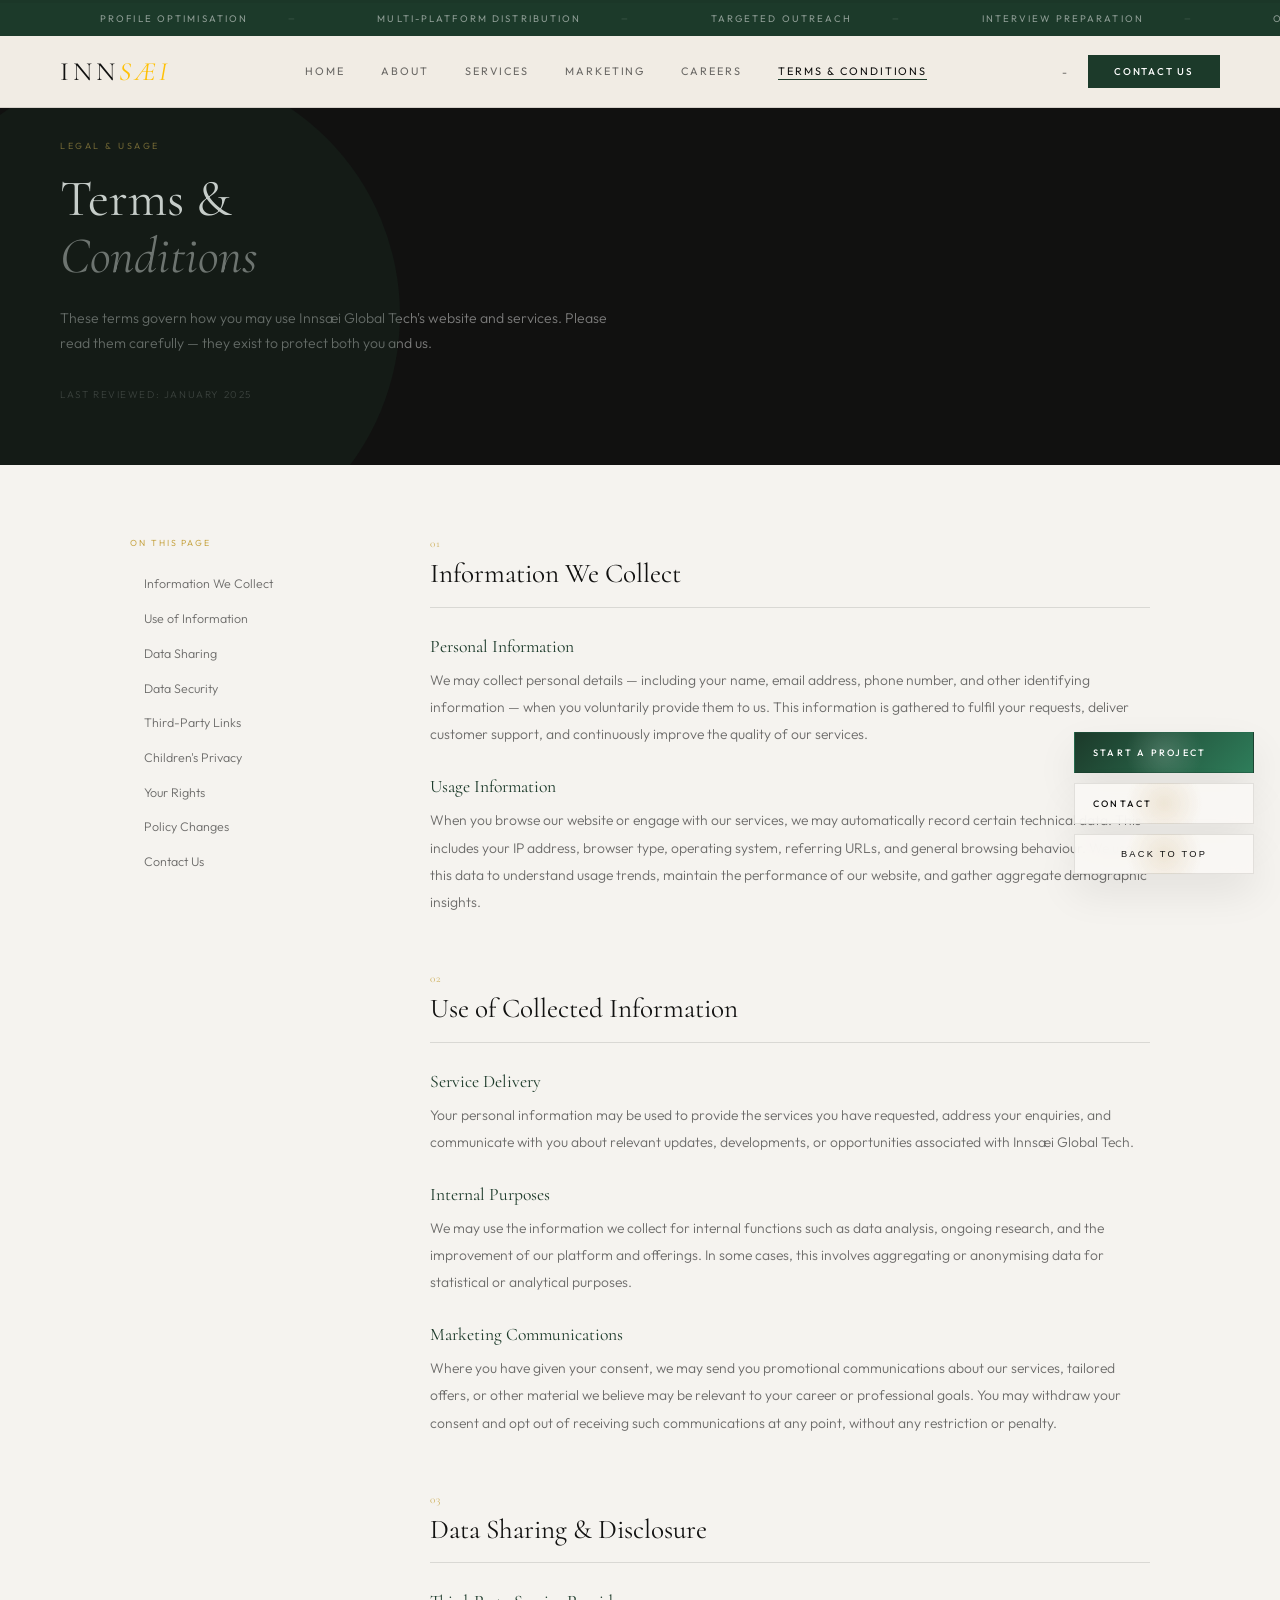
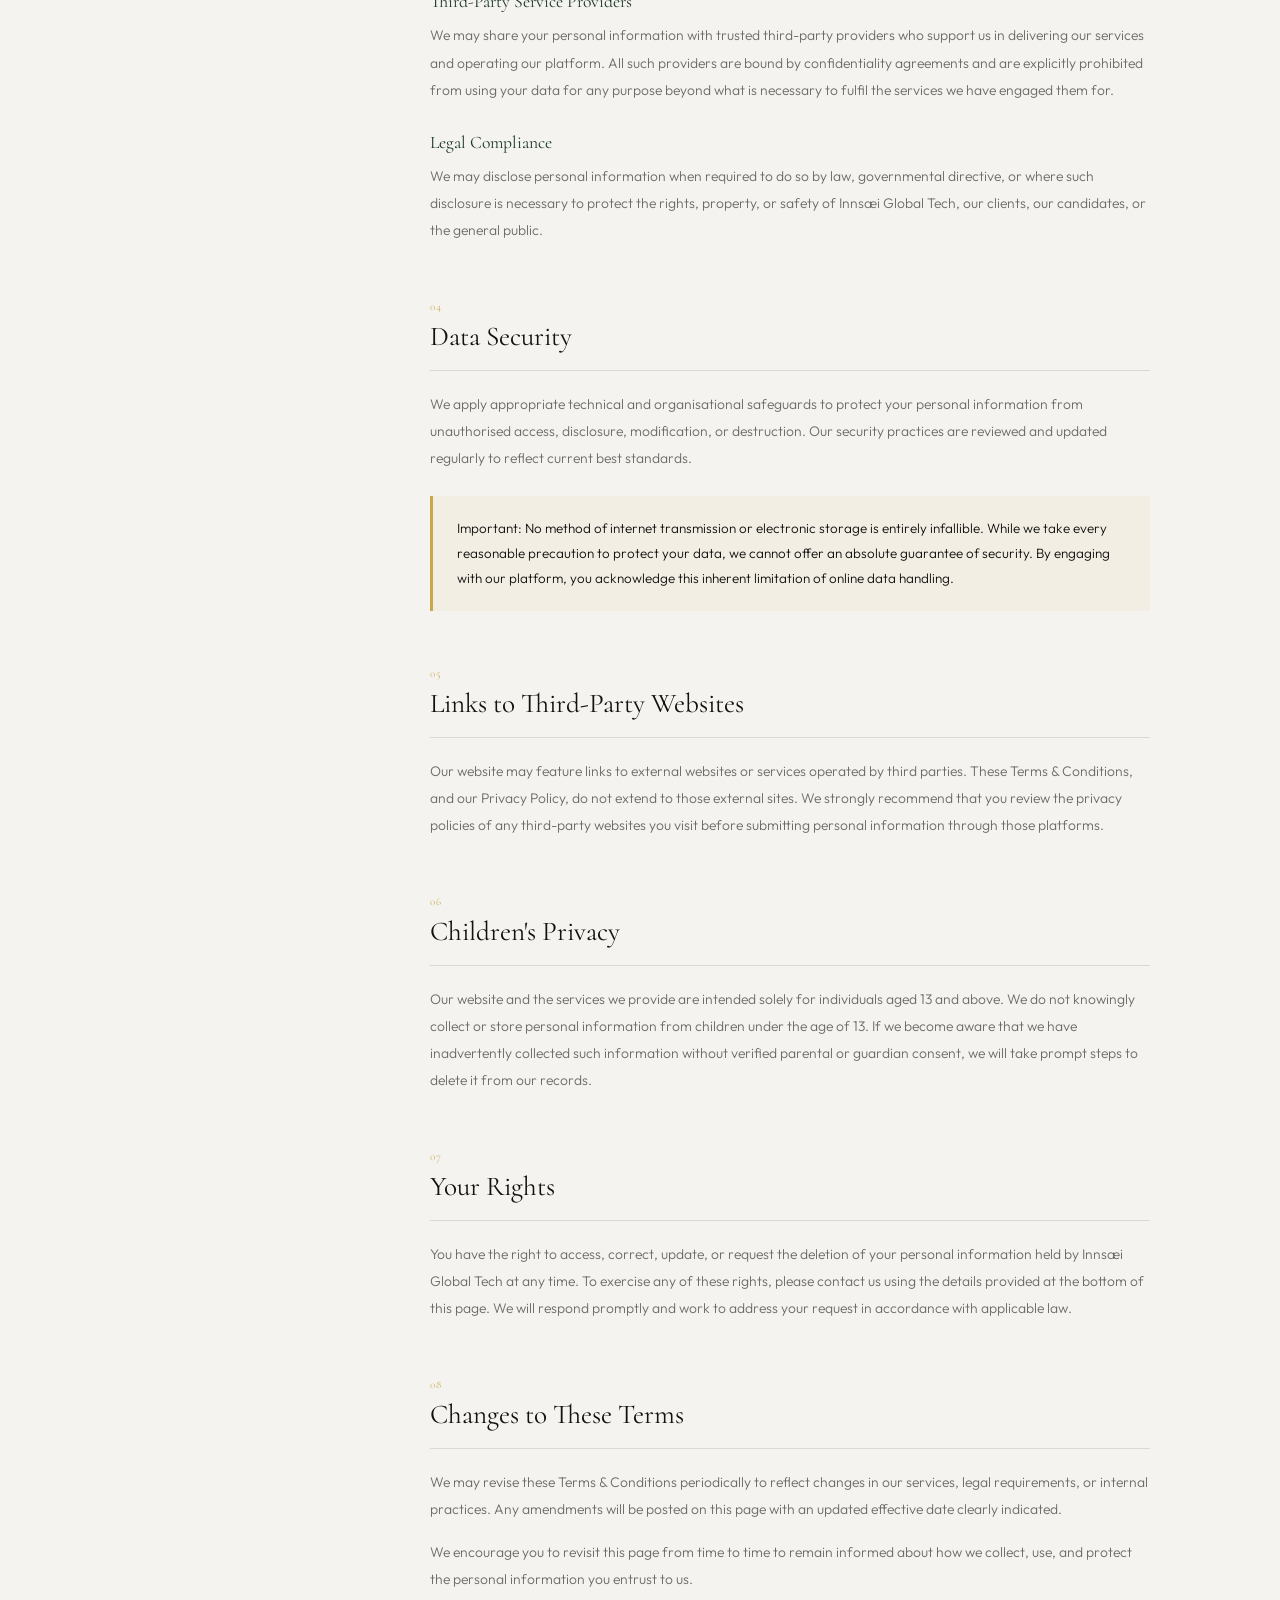
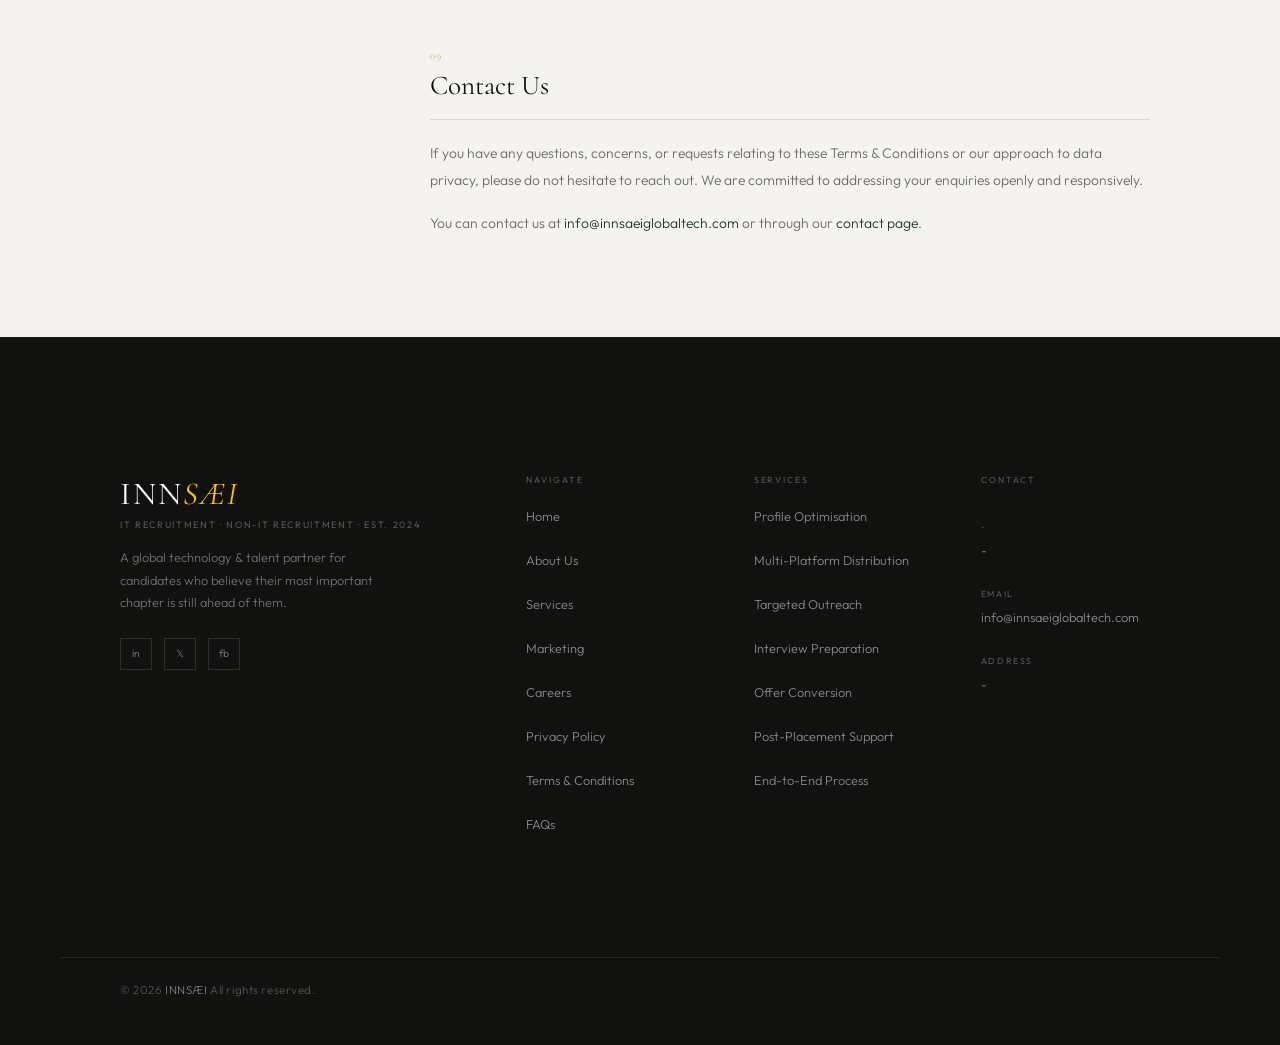
<file: terms.html>
<!DOCTYPE html>
<html lang="en">
<head>
<meta charset="UTF-8">
<meta name="viewport" content="width=device-width, initial-scale=1.0">
<title>Terms &amp; Conditions — Innsæi Global Tech</title>
<link rel="preconnect" href="https://fonts.googleapis.com">
<link rel="preconnect" href="https://fonts.gstatic.com" crossorigin>
<link href="https://fonts.googleapis.com/css2?family=Cormorant:ital,wght@0,300;0,400;0,500;1,300;1,400;1,500&family=Outfit:wght@300;400;500&display=swap" rel="stylesheet">
<link rel="stylesheet" href="styles.css">
<style>
:root {
  --serif: 'Cormorant', serif;
  --sans:  'Outfit', sans-serif;
  --ink:       #111110;
  --ink-60:    rgba(17,17,16,.6);
  --ink-12:    rgba(17,17,16,.12);
  --forest:    #1c3a2a;
  --gold:      #c9a84c;
  --paper:     #f5f3ef;
  --paper-alt: #edeae4;
}
*, *::before, *::after { box-sizing: border-box; margin: 0; padding: 0; }
body { font-family: var(--sans); color: var(--ink); background: var(--paper); }

/* NAV */
.pg-nav {
  position: sticky; top: 0; z-index: 100;
  display: flex; align-items: center; justify-content: space-between;
  padding: 0 60px; height: 68px;
  background: var(--paper); border-bottom: 1px solid var(--ink-12);
}
.pg-nav-logo {
  font-family: var(--serif); font-size: 1.22rem; font-weight: 400;
  letter-spacing: .04em; color: var(--ink); text-decoration: none;
}
.pg-nav-logo em { font-style: italic; color: var(--forest); }
.pg-nav-links { display: flex; gap: 36px; list-style: none; }
.pg-nav-links a {
  font-size: .6rem; font-weight: 400; letter-spacing: .2em;
  text-transform: uppercase; color: var(--ink-60); text-decoration: none; transition: color .2s;
}
.pg-nav-links a:hover { color: var(--ink); }

/* HERO */
.pg-hero {
  background: var(--ink); padding: 80px 60px 64px;
  position: relative; overflow: hidden;
}
.pg-hero::before {
  content: ''; position: absolute; left: -100px; bottom: -100px;
  width: 500px; height: 500px; border-radius: 50%;
  background: rgba(28,58,42,.25); pointer-events: none;
}
.pg-hero-label {
  font-family: var(--sans); font-size: .56rem; font-weight: 400;
  letter-spacing: .28em; text-transform: uppercase; color: rgba(201,168,76,.65); margin-bottom: 20px;
}
.pg-hero-title {
  font-family: var(--serif);
  font-size: clamp(2.2rem, 4vw, 3.8rem); font-weight: 400; line-height: 1.12;
  color: #fff; margin-bottom: 20px;
}
.pg-hero-title em { font-style: italic; color: rgba(255,255,255,.5); }
.pg-hero-sub {
  font-size: .88rem; font-weight: 300; line-height: 1.8;
  color: rgba(255,255,255,.45); max-width: 560px;
}
.pg-hero-meta {
  margin-top: 32px;
  font-size: .62rem; font-weight: 300; letter-spacing: .16em;
  text-transform: uppercase; color: rgba(255,255,255,.22);
}

/* LAYOUT */
.policy-layout {
  display: grid; grid-template-columns: 220px 1fr;
  max-width: 1100px; margin: 0 auto; padding: 72px 40px 100px; gap: 80px;
  align-items: start;
}

/* Sidebar TOC */
.policy-toc { position: sticky; top: 96px; }
.policy-toc-label {
  font-size: .55rem; font-weight: 400; letter-spacing: .22em;
  text-transform: uppercase; color: var(--gold); margin-bottom: 20px; display: block;
}
.policy-toc ul { list-style: none; display: flex; flex-direction: column; gap: 2px; }
.policy-toc a {
  display: block; font-size: .78rem; font-weight: 300; line-height: 1.5;
  color: var(--ink-60); text-decoration: none;
  padding: 7px 12px; border-left: 2px solid transparent; transition: color .2s, border-color .2s;
}
.policy-toc a:hover, .policy-toc a.active { color: var(--forest); border-left-color: var(--forest); }

/* Content */
.policy-content { min-width: 0; }
.policy-section { margin-bottom: 56px; }
.policy-section:last-child { margin-bottom: 0; }
.policy-section-num {
  font-family: var(--serif); font-size: .7rem; font-weight: 300;
  color: var(--gold); letter-spacing: .12em; display: block; margin-bottom: 8px;
}
.policy-section h2 {
  font-family: var(--serif); font-size: 1.7rem; font-weight: 400; line-height: 1.2;
  color: var(--ink); margin-bottom: 20px; padding-bottom: 16px; border-bottom: 1px solid var(--ink-12);
}
.policy-section h3 {
  font-family: var(--serif); font-size: 1.1rem; font-weight: 400;
  color: var(--forest); margin: 28px 0 10px;
}
.policy-section p {
  font-size: .87rem; font-weight: 300; line-height: 1.95; color: var(--ink-60); margin-bottom: 16px;
}
.policy-section p:last-child { margin-bottom: 0; }
.policy-section ul { margin: 8px 0 16px 20px; display: flex; flex-direction: column; gap: 8px; }
.policy-section li { list-style: disc; font-size: .87rem; font-weight: 300; line-height: 1.75; color: var(--ink-60); }
.policy-callout {
  background: rgba(201,168,76,.07); border-left: 3px solid var(--gold);
  padding: 20px 24px; margin: 24px 0;
}
.policy-callout p { font-size: .84rem; font-weight: 300; line-height: 1.85; color: var(--ink); margin: 0; }

/* FOOTER */
footer { background: var(--ink); color: rgba(255,255,255,.55); padding: 56px 60px 24px; }
.ft-main { display: grid; grid-template-columns: 2fr 1fr 1fr 1fr; gap: 48px; margin-bottom: 48px; }
.ft-brand-logo { font-family: var(--serif); font-size: 2rem; font-weight: 400; color: #fff; letter-spacing: .06em; display: block; margin-bottom: 6px; }
.ft-brand-logo em { font-style: italic; }
.ft-brand-sub { font-size: .58rem; letter-spacing: .18em; text-transform: uppercase; color: rgba(255,255,255,.3); display: block; margin-bottom: 16px; }
.ft-brand-copy { font-size: .8rem; font-weight: 300; line-height: 1.75; color: rgba(255,255,255,.4); max-width: 280px; }
.ft-col-h { font-size: .55rem; font-weight: 400; letter-spacing: .22em; text-transform: uppercase; color: rgba(255,255,255,.3); display: block; margin-bottom: 20px; }
.ft-list { list-style: none; display: flex; flex-direction: column; gap: 12px; }
.ft-list a { font-size: .8rem; font-weight: 300; color: rgba(255,255,255,.5); text-decoration: none; transition: color .2s; }
.ft-list a:hover { color: #fff; }
.ft-contact { display: flex; flex-direction: column; gap: 4px; font-size: .8rem; font-weight: 300; }
.ft-contact strong { color: rgba(255,255,255,.3); font-size: .55rem; letter-spacing: .18em; text-transform: uppercase; margin-top: 12px; }
.ft-contact a { color: rgba(255,255,255,.5); text-decoration: none; font-size: .8rem; }
.ft-base { display: flex; align-items: center; justify-content: space-between; border-top: 1px solid rgba(255,255,255,.08); padding-top: 24px; }
.ft-copy-text { font-size: .72rem; font-weight: 300; color: rgba(255,255,255,.28); }
.ft-copy-text em { font-style: normal; color: rgba(255,255,255,.45); }
.ft-social { display: flex; gap: 12px; }
.ft-soc { width: 32px; height: 32px; border: 1px solid rgba(255,255,255,.12); display: flex; align-items: center; justify-content: center; font-size: .65rem; color: rgba(255,255,255,.4); text-decoration: none; transition: border-color .2s, color .2s; }
.ft-soc:hover { border-color: rgba(255,255,255,.4); color: #fff; }

@media (max-width: 900px) {
  .policy-layout { grid-template-columns: 1fr; gap: 40px; }
  .policy-toc { position: static; }
  .ft-main { grid-template-columns: 1fr 1fr; gap: 36px; }
}
@media (max-width: 768px) {
  .pg-nav { padding: 0 24px; }
  .pg-nav-links { display: none; }
  .pg-hero { padding: 56px 24px 48px; }
  .policy-layout { padding: 48px 24px 72px; }
}
@media (max-width: 480px) { .ft-main { grid-template-columns: 1fr; } }
</style>
</head>
<body>
<script src="components.js"></script>

<!-- HERO -->
<section class="pg-hero"><br><br><br>
  <div class="pg-hero-label">Legal &amp; Usage</div>
  <h1 class="pg-hero-title">Terms &amp;<br><em>Conditions</em></h1>
  <p class="pg-hero-sub">These terms govern how you may use Innsæi Global Tech's website and services. Please read them carefully — they exist to protect both you and us.</p>
  <p class="pg-hero-meta">Last reviewed: January 2025</p>
</section>

<!-- BODY -->
<div class="policy-layout">

  <!-- SIDEBAR TOC -->
  <aside class="policy-toc">
    <span class="policy-toc-label">On this page</span>
    <ul>
      <li><a href="#collection">Information We Collect</a></li>
      <li><a href="#use">Use of Information</a></li>
      <li><a href="#sharing">Data Sharing</a></li>
      <li><a href="#security">Data Security</a></li>
      <li><a href="#third-party">Third-Party Links</a></li>
      <li><a href="#children">Children's Privacy</a></li>
      <li><a href="#rights">Your Rights</a></li>
      <li><a href="#changes">Policy Changes</a></li>
      <li><a href="#contact">Contact Us</a></li>
    </ul>
  </aside>

  <!-- CONTENT -->
  <article class="policy-content">

    <section class="policy-section" id="collection">
      <span class="policy-section-num">01</span>
      <h2>Information We Collect</h2>

      <h3>Personal Information</h3>
      <p>We may collect personal details — including your name, email address, phone number, and other identifying information — when you voluntarily provide them to us. This information is gathered to fulfil your requests, deliver customer support, and continuously improve the quality of our services.</p>

      <h3>Usage Information</h3>
      <p>When you browse our website or engage with our services, we may automatically record certain technical data. This includes your IP address, browser type, operating system, referring URLs, and general browsing behaviour. We use this data to understand usage trends, maintain the performance of our website, and gather aggregate demographic insights.</p>
    </section>

    <section class="policy-section" id="use">
      <span class="policy-section-num">02</span>
      <h2>Use of Collected Information</h2>

      <h3>Service Delivery</h3>
      <p>Your personal information may be used to provide the services you have requested, address your enquiries, and communicate with you about relevant updates, developments, or opportunities associated with Innsæi Global Tech.</p>

      <h3>Internal Purposes</h3>
      <p>We may use the information we collect for internal functions such as data analysis, ongoing research, and the improvement of our platform and offerings. In some cases, this involves aggregating or anonymising data for statistical or analytical purposes.</p>

      <h3>Marketing Communications</h3>
      <p>Where you have given your consent, we may send you promotional communications about our services, tailored offers, or other material we believe may be relevant to your career or professional goals. You may withdraw your consent and opt out of receiving such communications at any point, without any restriction or penalty.</p>
    </section>

    <section class="policy-section" id="sharing">
      <span class="policy-section-num">03</span>
      <h2>Data Sharing &amp; Disclosure</h2>

      <h3>Third-Party Service Providers</h3>
      <p>We may share your personal information with trusted third-party providers who support us in delivering our services and operating our platform. All such providers are bound by confidentiality agreements and are explicitly prohibited from using your data for any purpose beyond what is necessary to fulfil the services we have engaged them for.</p>

      <h3>Legal Compliance</h3>
      <p>We may disclose personal information when required to do so by law, governmental directive, or where such disclosure is necessary to protect the rights, property, or safety of Innsæi Global Tech, our clients, our candidates, or the general public.</p>
    </section>

    <section class="policy-section" id="security">
      <span class="policy-section-num">04</span>
      <h2>Data Security</h2>
      <p>We apply appropriate technical and organisational safeguards to protect your personal information from unauthorised access, disclosure, modification, or destruction. Our security practices are reviewed and updated regularly to reflect current best standards.</p>

      <div class="policy-callout">
        <p>Important: No method of internet transmission or electronic storage is entirely infallible. While we take every reasonable precaution to protect your data, we cannot offer an absolute guarantee of security. By engaging with our platform, you acknowledge this inherent limitation of online data handling.</p>
      </div>
    </section>

    <section class="policy-section" id="third-party">
      <span class="policy-section-num">05</span>
      <h2>Links to Third-Party Websites</h2>
      <p>Our website may feature links to external websites or services operated by third parties. These Terms &amp; Conditions, and our Privacy Policy, do not extend to those external sites. We strongly recommend that you review the privacy policies of any third-party websites you visit before submitting personal information through those platforms.</p>
    </section>

    <section class="policy-section" id="children">
      <span class="policy-section-num">06</span>
      <h2>Children's Privacy</h2>
      <p>Our website and the services we provide are intended solely for individuals aged 13 and above. We do not knowingly collect or store personal information from children under the age of 13. If we become aware that we have inadvertently collected such information without verified parental or guardian consent, we will take prompt steps to delete it from our records.</p>
    </section>

    <section class="policy-section" id="rights">
      <span class="policy-section-num">07</span>
      <h2>Your Rights</h2>
      <p>You have the right to access, correct, update, or request the deletion of your personal information held by Innsæi Global Tech at any time. To exercise any of these rights, please contact us using the details provided at the bottom of this page. We will respond promptly and work to address your request in accordance with applicable law.</p>
    </section>

    <section class="policy-section" id="changes">
      <span class="policy-section-num">08</span>
      <h2>Changes to These Terms</h2>
      <p>We may revise these Terms &amp; Conditions periodically to reflect changes in our services, legal requirements, or internal practices. Any amendments will be posted on this page with an updated effective date clearly indicated.</p>
      <p>We encourage you to revisit this page from time to time to remain informed about how we collect, use, and protect the personal information you entrust to us.</p>
    </section>

    <section class="policy-section" id="contact">
      <span class="policy-section-num">09</span>
      <h2>Contact Us</h2>
      <p>If you have any questions, concerns, or requests relating to these Terms &amp; Conditions or our approach to data privacy, please do not hesitate to reach out. We are committed to addressing your enquiries openly and responsively.</p>
      <p>You can contact us at <a href="mailto:info@innsaeiglobaltech.com" style="color:var(--forest);">info@innsaeiglobaltech.com</a> or through our <a href="contact.html" style="color:var(--forest);">contact page</a>.</p>
    </section>

  </article>
</div>

<script>
document.getElementById('yr').textContent = new Date().getFullYear();
const sections = document.querySelectorAll('.policy-section');
const links = document.querySelectorAll('.policy-toc a');
window.addEventListener('scroll', () => {
  let current = '';
  sections.forEach(s => { if (window.scrollY >= s.offsetTop - 120) current = s.id; });
  links.forEach(a => {
    a.classList.remove('active');
    if (a.getAttribute('href') === '#' + current) a.classList.add('active');
  });
});
</script>
<script src="site.js"></script>
</body>
</html>
</file>
<file: styles.css>
/* ─── PRELOADER ───────────────────────────────────── */
#preloader {
  position:fixed; inset:0; background:var(--forest);
  z-index:9000; display:flex; align-items:center; justify-content:center;
  transition:opacity .7s cubic-bezier(1,0,0,1), visibility .7s;
}
#preloader.loaded { opacity:0; visibility:hidden; pointer-events:none; }
.pre-logo {
  font-family:var(--serif); font-size:3rem; color:#fff;
  letter-spacing:.15em; text-transform:uppercase; font-weight:300;
  animation:pre-expand 2s ease-out forwards;
}
.pre-logo em { font-style:italic; color:#FFC107; }
@keyframes pre-expand {
  0% { opacity:0; letter-spacing:0; transform:translateY(20px); filter:blur(5px); }
  40% { opacity:1; filter:blur(0); }
  100% { letter-spacing:.22em; transform:translateY(0); }
}

/* ─── TOKENS ──────────────────────────────────────── */
:root {
  --cream:   #F1ECE4;
  --paper:   #EDE7DD;
  --white:   #FAF8F5;
  --ink:     #111009;
  --ink-60:  rgba(17,16,9,.6);
  --ink-30:  rgba(17,16,9,.3);
  --ink-12:  rgba(17,16,9,.12);
  --ink-06:  rgba(17,16,9,.06);
  --forest:  #1A4D3A;
  --sage:    #2E7D5A;
  --gold:    #B07D3A;
  --warm:    #C8A96E;
  --serif:   'Cormorant', serif;
  --body:    'Outfit', sans-serif;
}

/* ─── RESET ───────────────────────────────────────── */
*, *::before, *::after { margin:0; padding:0; box-sizing:border-box; }
html { font-size:16px; scroll-behavior:smooth; }
body {
  background: var(--cream);
  color: var(--ink);
  font-family: var(--body);
  overflow-x: hidden;
  cursor: default;
}
img { display:block; max-width:100%; }
a { text-decoration:none; color:inherit; cursor:pointer; }
button { cursor:pointer; }

/* ─── TOP RIBBON ──────────────────────────────────── */
#ribbon {
  position:fixed; top:0; left:0; right:0; z-index:800;
  background: var(--forest);
  padding:0 60px;
  height:36px;
  display:flex; align-items:center; justify-content:space-between;
  overflow:hidden;
}
.ribbon-ticker {
  display:flex; gap:0; white-space:nowrap;
  animation: rtick 35s linear infinite;
  width: max-content;
}
.ribbon-item {
  font-family: var(--body); font-size:.6rem; font-weight:400;
  letter-spacing:.22em; text-transform:uppercase;
  color:rgba(255,255,255,.5);
  padding:0 40px;
  display:inline-flex; align-items:center; gap:40px;
}
.ribbon-item::after { content:'—'; color:rgba(255,255,255,.2); font-size:.5rem; }
@keyframes rtick { from{transform:translateX(0)} to{transform:translateX(-50%)} }
.ribbon-right {
  font-family:var(--body); font-size:.6rem; letter-spacing:.2em; text-transform:uppercase;
  color:rgba(255,255,255,.45); white-space:nowrap; flex-shrink:0;
  padding-left:40px;
}
.ribbon-right span { color:rgba(255,255,255,.75); }

/* ─── NAV ─────────────────────────────────────────── */
nav {
  position:fixed; top:36px; left:0; right:0; z-index:1200;
  background: var(--cream);
  border-bottom: 1px solid var(--ink-12);
  padding:0 60px;
  height:72px;
  display:flex; align-items:center; justify-content:space-between;
  transition: box-shadow .4s;
}
nav.raised { box-shadow: 0 4px 40px rgba(17,16,9,.07); }
.nav-logo {
  font-family:var(--serif);
  font-size:1.65rem; font-weight:400; letter-spacing:.15em;
  color:var(--ink); text-transform:uppercase;
}
.nav-logo em { font-style:italic; color:#FFC107; }
.nav-center { display:flex; gap:36px; }
.nav-center a {
  font-size:.68rem; font-weight:400; letter-spacing:.18em; text-transform:uppercase;
  color: var(--ink-60);
  position:relative; padding-bottom:2px;
  transition:color .25s;
}
.nav-center a::after {
  content:''; position:absolute; left:0; bottom:0;
  width:0; height:1px; background:var(--forest);
  transition:width .3s ease;
}
.nav-center a:hover, .nav-center a.active { color:var(--ink); }
.nav-center a:hover::after, .nav-center a.active::after { width:100%; }
.nav-right { display:flex; align-items:center; gap:20px; }
.nav-tel { font-size:.68rem; letter-spacing:.1em; color:var(--ink-60); }
.btn-nav {
  padding:10px 26px;
  background:var(--forest); color:#fff;
  font-family:var(--body); font-size:.62rem; font-weight:500;
  letter-spacing:.18em; text-transform:uppercase;
  border:none;
  transition:background .25s;
  cursor:pointer;
}
.btn-nav:hover { background:var(--sage); }

/* ─── HERO ────────────────────────────────────────── */
#hero {
  margin-top:108px;
  min-height:calc(100vh - 108px);
  display:grid; grid-template-columns:1fr 1fr;
  border-bottom:1px solid var(--ink-12);
}
.hero-l {
  padding:45px 60px 80px 60px;
  border-right:1px solid var(--ink-12);
  display:flex; flex-direction:column; justify-content:space-between;
}
.hero-eyebrow {
  font-size:.6rem; letter-spacing:.35em; text-transform:uppercase;
  color:var(--forest); font-weight:500;
  display:flex; align-items:center; gap:12px;
}
.hero-eyebrow::before { content:''; width:24px; height:1px; background:var(--forest); }

.hero-headline,
.hero-headline em {
  font-family: var(--serif);
  font-weight: 200;
  line-height: .9;
  letter-spacing: -.025em;
}
.hero-headline em {
  color: var(--forest);
}
.hero-headline .stroke {
  color:transparent;
  -webkit-text-stroke:1px rgba(17,16,9,.18);
}
.hero-sub {
  font-size:1rem; font-weight:300; line-height:1.85;
  color:var(--ink-60); max-width:420px;
  margin-top:auto; padding-top:60px;
}
.hero-sub strong { color:var(--ink); font-weight:500; }
.hero-actions { display:flex; align-items:center; gap:24px; margin-top:40px; }
.btn-primary {
  padding:16px 40px;
  background:var(--forest); color:#fff;
  font-family:var(--body); font-size:.68rem; font-weight:500;
  letter-spacing:.2em; text-transform:uppercase; border:none;
  transition:background .25s;
  cursor:pointer; display:inline-block;
}
.btn-primary:hover { background:var(--sage); }
.btn-line {
  font-size:.68rem; font-weight:400; letter-spacing:.18em; text-transform:uppercase;
  color:var(--ink-60);
  border:none; background:transparent;
  position:relative; padding-bottom:2px;
  cursor:pointer; display:inline-block;
}
.btn-line::after { content:''; position:absolute; bottom:0; left:0; width:0; height:1px; background:var(--ink); transition:width .3s; }
.btn-line:hover::after { width:100%; }
.btn-line:hover { color:var(--ink); }

/* Hero Right */
.hero-r {
  position:relative; overflow:hidden;
  background:var(--paper);
  display:flex; flex-direction:column;
}
.hero-r-img {
  flex:1; overflow:hidden; position:relative;
}
.hero-r-img img {
  width:100%; height:100%; object-fit:cover;
  filter:brightness(.92) saturate(.85);
}
.hero-r-bottom {
  border-top:1px solid var(--ink-12);
  display:grid; grid-template-columns:1fr 1fr 1fr;
}
.hero-stat {
  padding:28px 32px;
  border-right:1px solid var(--ink-12);
}
.hero-stat:last-child { border-right:none; }
.hero-stat-num {
  font-family:var(--serif); font-size:2.8rem; font-weight:300;
  color:var(--ink); line-height:1; letter-spacing:-.02em;
  display:block;
}
.hero-stat-num em { font-style:italic; color:var(--forest); }
.hero-stat-label {
  font-size:.58rem; letter-spacing:.2em; text-transform:uppercase;
  color:var(--ink-60); margin-top:6px; display:block; font-weight:400;
}

/* ─── INNER PAGE HERO ──────────────────────────────── */
.inner-hero {
  margin-top:108px;
  background:var(--forest);
  padding:90px 60px 80px;
  border-bottom:1px solid rgba(255,255,255,.06);
  position:relative;
  overflow:hidden;
}
/* subtle constellation bg */
.inner-hero::before {
  content:'';
  position:absolute; inset:0;
  background-image:
    radial-gradient(circle at 70% 50%, rgba(200,169,110,.07) 0%, transparent 60%),
    radial-gradient(circle at 20% 80%, rgba(255,255,255,.03) 0%, transparent 50%);
  pointer-events:none;
}
.inner-hero img {
  position:absolute; inset:0;
  width:100%; height:100%;
  object-fit:cover; display:block;
  filter:saturate(.45) brightness(.28);
  z-index:0;
}
.inner-hero-overlay {
  position:relative; z-index:1;
  display:flex; flex-direction:column; justify-content:flex-end;
}
.inner-hero-tag {
  font-size:.6rem; letter-spacing:.35em; text-transform:uppercase;
  color:rgba(255,255,255,.45); font-weight:500;
  display:flex; align-items:center; gap:12px; margin-bottom:28px;
}
.inner-hero-tag::before { content:''; width:24px; height:1px; background:rgba(255,255,255,.3); }
.inner-hero-h {
  font-family:var(--serif);
  font-size:clamp(3rem,6vw,6.5rem);
  font-weight:300; line-height:.92; letter-spacing:-.025em;
  color:#fff;
}
.inner-hero-h em { font-style:italic; color:var(--warm); }

/* ─── MARQUEE ─────────────────────────────────────── */
.marquee-band {
  background:var(--forest);
  padding:16px 0; overflow:hidden;
}
.marquee-inner {
  display:flex; width:max-content;
  animation:rtick 28s linear infinite;
}
.marquee-inner .mi {
  display:inline-flex; align-items:center; gap:32px;
  padding:0 32px;
  font-size:.6rem; letter-spacing:.3em; text-transform:uppercase;
  font-weight:400; color:rgba(255,255,255,.4);
}
.marquee-inner .mi em { font-style:normal; color:rgba(255,255,255,.15); }

/* ─── SECTION SHELL ───────────────────────────────── */
.section { max-width:1400px; margin:0 auto; padding:120px 60px; }
.section-full { padding:120px 60px; }
.sec-label {
  font-size:.58rem; letter-spacing:.38em; text-transform:uppercase;
  color:var(--forest); font-weight:500;
  display:flex; align-items:center; gap:12px;
  margin-bottom:56px;
}
.sec-label::before { content:''; width:20px; height:1px; background:var(--forest); }
.sec-title {
  font-family:var(--serif);
  font-size:clamp(2.8rem,5vw,6rem);
  font-weight:300; line-height:.95; letter-spacing:-.02em;
  color:var(--ink);
}
.sec-title em { font-style:italic; color:var(--forest); }

/* ─── ABOUT / PHILOSOPHY ──────────────────────────── */
#about {
  border-bottom:1px solid var(--ink-12);
  background:var(--white);
}
.about-grid {
  display:block; max-width:1400px; margin:0 auto; padding:120px 60px;
}
.about-left { position:relative; top:0; margin-bottom: 60px; }
.about-tag { font-size:.58rem; letter-spacing:.38em; text-transform:uppercase; color:var(--forest); font-weight:500; display:flex; align-items:center; gap:12px; margin-bottom:32px; }
.about-tag::before { content:''; width:20px; height:1px; background:var(--forest); }
.about-h {
  font-family:var(--serif);
  font-size:clamp(2.4rem,4vw,4.8rem);
  font-weight:300; line-height:1.0; letter-spacing:-.02em; color:var(--ink);
  margin-bottom: 32px;
}
.about-h em { font-style:italic; color:var(--forest); }
.about-aside {
  margin-top:24px; padding-left:24px;
  border-left:2px solid var(--forest);
  margin-bottom: 48px;
}
.about-aside p {
  font-family:var(--serif); font-size:1.25rem; font-style:italic; font-weight:400;
  color:var(--ink-60); line-height:1.65;
}
.about-body {
  font-size:.98rem; font-weight:300; line-height:1.95;
  color:var(--ink-60);
}
.about-body + .about-body { margin-top:28px; }
.about-body strong { color:var(--ink); font-weight:500; }
.about-body em { font-style:italic; color:var(--forest); }
.about-values {
  display:grid; grid-template-columns:1fr 1fr; gap:1px;
  margin-top:64px; border:1px solid var(--ink-12); background:var(--ink-12);
}
.val { background:var(--white); padding:32px 28px; }
.val-n {
  font-family:var(--serif); font-size:2.2rem; font-weight:300;
  color:rgba(17,16,9,.08); line-height:1; margin-bottom:12px;
}
.val-title {
  font-family:var(--serif); font-size:1.15rem; font-weight:400;
  color:var(--ink); margin-bottom:8px;
}
.val-body { font-size:.75rem; font-weight:300; line-height:1.8; color:var(--ink-60); }

/* ─── ABOUT IMG ───────────────────────────────────── */
.about-img-wrap {
  margin-top:48px; overflow:hidden;
  border:1px solid var(--ink-12);
  height:280px; position:relative;
}
.about-img-wrap img {
  width:100%; height:100%; object-fit:cover; display:block;
  filter:saturate(.8) brightness(.95);
  transition:transform .6s ease;
}
.about-img-wrap:hover img { transform:scale(1.03); }
.about-img-caption {
  position:absolute; bottom:0; left:0; right:0;
  padding:10px 16px;
  background:linear-gradient(to top,rgba(17,16,9,.5) 0%,transparent 100%);
  font-size:.52rem; letter-spacing:.22em; text-transform:uppercase;
  color:rgba(255,255,255,.6); font-weight:400;
}

/* ─── SERVICES ────────────────────────────────────── */
#services, .services-section {
  border-bottom:1px solid var(--ink-12);
  background:var(--cream);
}
.svc-header {
  display:block; margin-bottom:80px;
  max-width:1400px; margin:0 auto 80px; padding:120px 60px 0;
}
.svc-header-top { margin-bottom: 48px; }
.svc-intro { font-size:.92rem; font-weight:300; line-height:1.85; color:var(--ink-60); max-width:600px; }
.svc-table { max-width:1400px; margin:0 auto; padding:0 60px 120px; }
.svc-row {
  display:grid; grid-template-columns:72px 1fr 300px 60px;
  align-items:center; gap:48px;
  padding:32px 0;
  border-top:1px solid var(--ink-12);
  cursor:pointer;
  transition:background .3s;
  position:relative;
  text-decoration:none; color:inherit; display:grid;
}
.svc-row:last-child { border-bottom:1px solid var(--ink-12); }
.svc-row::after {
  content:''; position:absolute; left:0; right:0; bottom:0; top:0;
  background:var(--forest); opacity:0; z-index:0;
  transition:opacity .35s;
}
.svc-row:hover::after { opacity:.03; }
.svc-row:hover .svc-name { letter-spacing:.01em; color:var(--forest); }
.svc-row:hover .svc-arrow { color:var(--forest); transform:translate(3px,-3px); }
.svc-idx {
  font-family:var(--serif); font-size:1rem; font-weight:300;
  color:var(--ink-30); position:relative; z-index:1;
}
.svc-name {
  font-family:var(--serif); font-size:clamp(1.6rem,2.8vw,2.8rem);
  font-weight:300; color:var(--ink);
  transition:letter-spacing .4s, color .3s; position:relative; z-index:1;
}
.svc-desc {
  font-size:.78rem; font-weight:300; line-height:1.85; color:var(--ink-60);
  position:relative; z-index:1;
}
.svc-arrow {
  font-size:1.4rem; color:var(--ink-30);
  justify-self:end; transition:color .3s, transform .3s;
  position:relative; z-index:1;
}

/* ─── SERVICE DETAIL ──────────────────────────────── */
.svc-detail-grid {
  display:grid; grid-template-columns:1fr 1fr; gap:80px;
  align-items:start; max-width:1400px; margin:0 auto; padding:120px 60px;
}
.svc-detail-img { overflow:hidden; border:1px solid var(--ink-12); }
.svc-detail-img img { width:100%; height:420px; object-fit:cover; filter:saturate(.8); }
.svc-detail-tag { font-size:.58rem; letter-spacing:.38em; text-transform:uppercase; color:var(--forest); font-weight:500; display:flex; align-items:center; gap:12px; margin-bottom:40px; }
.svc-detail-tag::before { content:''; width:20px; height:1px; background:var(--forest); }
.svc-detail-h { font-family:var(--serif); font-size:clamp(2.2rem,4vw,4rem); font-weight:300; line-height:1; letter-spacing:-.02em; color:var(--ink); margin-bottom:32px; }
.svc-detail-h em { font-style:italic; color:var(--forest); }
.svc-detail-p { font-size:.92rem; font-weight:300; line-height:1.95; color:var(--ink-60); margin-bottom:24px; }
.svc-detail-p strong { color:var(--ink); font-weight:500; }
.svc-feature-list { list-style:none; margin-top:40px; }
.svc-feature-list li {
  display:flex; align-items:flex-start; gap:16px;
  padding:18px 0; border-top:1px solid var(--ink-12);
  font-size:.82rem; font-weight:300; line-height:1.7; color:var(--ink-60);
}
.svc-feature-list li::before {
  content:'→'; color:var(--forest); font-size:.85rem;
  flex-shrink:0; margin-top:1px;
}

/* ─── PROCESS ─────────────────────────────────────── */
#process {
  background:var(--forest);
  color:#fff;
  position:relative;
  overflow:hidden;
}
.process-bg-img {
  position:absolute; inset:0; z-index:0; pointer-events:none;
}
.process-bg-img img {
  width:100%; height:100%; object-fit:cover; display:block;
  opacity:.08; filter:saturate(0);
}
.proc-inner { max-width:1400px; margin:0 auto; padding:120px 60px; position:relative; z-index:1; }
.proc-tag { font-size:.58rem; letter-spacing:.38em; text-transform:uppercase; color:rgba(255,255,255,.4); font-weight:500; display:flex; align-items:center; gap:12px; margin-bottom:56px; }
.proc-tag::before { content:''; width:20px; height:1px; background:rgba(255,255,255,.3); }
.proc-h {
  font-family:var(--serif); font-size:clamp(2.8rem,5vw,6rem);
  font-weight:300; line-height:.95; letter-spacing:-.02em; color:#fff;
  margin-bottom:100px;
}
.proc-h em { font-style:italic; color:var(--warm); }
.proc-steps {
  display:grid; grid-template-columns:repeat(5,1fr);
  gap:0; position:relative;
}
.proc-steps::before {
  content:''; position:absolute; top:28px; left:5%; right:5%;
  height:1px; background:rgba(255,255,255,.12);
}
.proc-step { padding:0 24px 0 0; position:relative; }
.proc-step:first-child { padding-left:0; }
.proc-num-wrap {
  width:56px; height:56px;
  border:1px solid rgba(255,255,255,.2);
  display:flex; align-items:center; justify-content:center;
  margin-bottom:32px;
  background:var(--forest);
  position:relative; z-index:1;
  transition:border-color .3s, background .3s;
}
.proc-step:hover .proc-num-wrap { border-color:var(--warm); background:rgba(200,169,110,.08); }
.proc-roman {
  font-family:var(--serif); font-size:1.1rem; font-weight:400;
  color:rgba(255,255,255,.4);
  transition:color .3s;
}
.proc-step:hover .proc-roman { color:var(--warm); }
.proc-title {
  font-family:var(--serif); font-size:1.2rem; font-weight:400; color:#fff;
  margin-bottom:12px;
}
.proc-body {
  font-size:.72rem; font-weight:300; line-height:1.85;
  color:rgba(255,255,255,.45);
}

/* ─── SECTORS / INDUSTRIES ────────────────────────── */
#sectors, .sectors-section {
  background:var(--paper);
  border-bottom:1px solid var(--ink-12);
}
.sectors-inner { max-width:1400px; margin:0 auto; padding:120px 60px; }
.sectors-grid {
  display:grid; grid-template-columns:repeat(4,1fr);
  gap:1px; background:var(--ink-12);
  margin-top:72px;
  border:1px solid var(--ink-12);
}
.sector-cell {
  background:var(--paper); padding:40px 32px 36px;
  cursor:pointer; transition:background .3s;
  position:relative; overflow:hidden;
}
.sector-cell::before {
  content:''; position:absolute; bottom:0; left:0; right:0; height:2px;
  background:var(--forest); transform:scaleX(0); transform-origin:left;
  transition:transform .4s ease;
}
.sector-cell:hover { background:var(--white); }
.sector-cell:hover::before { transform:scaleX(1); }
.sector-glyph {
  font-family:var(--serif); font-size:2.2rem; font-weight:300;
  color:var(--ink-12); margin-bottom:24px;
  transition:color .3s;
}
.sector-cell:hover .sector-glyph { color:rgba(26,77,58,.15); }
.sector-name {
  font-family:var(--serif); font-size:1.1rem; font-weight:400; color:var(--ink);
  margin-bottom:6px; transition:color .3s;
}
.sector-cell:hover .sector-name { color:var(--forest); }
.sector-count { font-size:.6rem; letter-spacing:.2em; text-transform:uppercase; color:var(--ink-30); }
/* sector image thumbnail */
.sector-cell-img {
  width:100%; height:160px; overflow:hidden; margin-bottom:20px;
  position:relative;
}
.sector-cell-img img {
  width:100%; height:100%; object-fit:cover; display:block;
  filter:saturate(.65) brightness(.88);
  transition:transform .6s ease, filter .4s ease;
}
.sector-cell:hover .sector-cell-img img {
  transform:scale(1.05); filter:saturate(.8) brightness(.92);
}

/* ─── TESTIMONIALS ────────────────────────────────── */
#testimonials, .testimonials-section {
  background:var(--white);
  border-bottom:1px solid var(--ink-12);
  overflow:hidden;
}
.testi-inner { max-width:1400px; margin:0 auto; padding:120px 60px; }
.testi-viewport { overflow:hidden; margin-top:72px; }
.testi-track { display:flex; transition:transform .8s cubic-bezier(.77,0,.18,1); }
.testi-slide { min-width:100%; }
.testi-q {
  font-family:var(--serif); font-size:clamp(1.9rem,3.5vw,4rem);
  font-weight:300; font-style:italic; line-height:1.25;
  color:var(--ink); max-width:920px;
  position:relative; padding-left:48px;
}
.testi-q::before {
  content:'\201C'; position:absolute; left:0; top:-.15em;
  font-size:4em; color:var(--ink-12); line-height:1; font-style:normal;
}
.testi-q .hl { color:var(--forest); font-style:normal; }
.testi-foot {
  display:flex; align-items:center; justify-content:space-between;
  margin-top:48px; padding-left:48px;
}
.testi-person { display:flex; align-items:center; gap:16px; }
.testi-av {
  width:52px; height:52px; border-radius:50%;
  background:var(--paper); border:1px solid var(--ink-12);
  display:flex; align-items:center; justify-content:center;
  font-family:var(--serif); font-size:1rem; color:var(--forest);
}
.testi-name { font-family:var(--serif); font-size:.95rem; font-weight:400; color:var(--ink); }
.testi-role { font-size:.62rem; letter-spacing:.15em; text-transform:uppercase; color:var(--ink-30); margin-top:3px; }
.testi-ctrl { display:flex; align-items:center; gap:16px; }
.testi-btn {
  width:44px; height:44px; border:1px solid var(--ink-12);
  background:transparent; cursor:pointer; font-size:1rem; color:var(--ink-60);
  display:flex; align-items:center; justify-content:center;
  transition:background .25s, border-color .25s, color .25s;
}
.testi-btn:hover { background:var(--forest); border-color:var(--forest); color:#fff; }
.testi-dots { display:flex; gap:8px; margin-left:8px; }
.testi-dot {
  width:20px; height:2px; background:var(--ink-12); cursor:pointer;
  transition:background .3s, width .3s;
}
.testi-dot.on { background:var(--forest); width:32px; }

/* ─── TEAM GRID ───────────────────────────────────── */
.team-section { background:var(--cream); border-bottom:1px solid var(--ink-12); }
.team-grid {
  display:grid; grid-template-columns:repeat(3,1fr);
  gap:1px; background:var(--ink-12);
  margin-top:72px; border:1px solid var(--ink-12);
}
.team-card {
  background:var(--cream); overflow:hidden;
  cursor:pointer; position:relative;
}
.team-card-img { height:320px; overflow:hidden; }
.team-card-img img {
  width:100%; height:100%; object-fit:cover;
  filter:saturate(.75) brightness(.95);
  transition:transform .5s ease, filter .5s ease;
}
.team-card:hover .team-card-img img { transform:scale(1.04); filter:saturate(.9) brightness(1); }
.team-card-info { padding:28px 28px 32px; }
.team-name { font-family:var(--serif); font-size:1.35rem; font-weight:400; color:var(--ink); margin-bottom:6px; }
.team-role { font-size:.62rem; letter-spacing:.2em; text-transform:uppercase; color:var(--forest); font-weight:500; margin-bottom:12px; }
.team-bio { font-size:.75rem; font-weight:300; line-height:1.8; color:var(--ink-60); }

/* ─── CAREERS ─────────────────────────────────────── */
.careers-section { background:var(--white); border-bottom:1px solid var(--ink-12); }
.job-list { margin-top:56px; }
.job-row {
  display:grid; grid-template-columns:1fr 200px 140px 60px;
  align-items:center; gap:40px;
  padding:28px 0; border-top:1px solid var(--ink-12);
  cursor:pointer; transition:background .25s;
  position:relative;
}
.job-row:last-child { border-bottom:1px solid var(--ink-12); }
.job-row:hover .job-title { color:var(--forest); }
.job-row:hover .job-arrow { transform:translate(3px,-3px); color:var(--forest); }
.job-title { font-family:var(--serif); font-size:1.4rem; font-weight:300; color:var(--ink); transition:color .25s; }
.job-dept { font-size:.62rem; letter-spacing:.2em; text-transform:uppercase; color:var(--ink-60); }
.job-type {
  display:inline-flex; padding:6px 14px;
  border:1px solid var(--ink-12);
  font-size:.58rem; letter-spacing:.15em; text-transform:uppercase;
  color:var(--ink-60); width:fit-content;
}
.job-type.green { border-color:var(--forest); color:var(--forest); }
.job-arrow { font-size:1.2rem; color:var(--ink-30); justify-self:end; transition:color .3s, transform .3s; }

/* ─── CONTACT ─────────────────────────────────────── */
.contact-section { background:var(--white); border-bottom:1px solid var(--ink-12); }
.contact-grid {
  display:grid; grid-template-columns:1fr 1fr; gap:100px;
  max-width:1400px; margin:0 auto; padding:120px 60px;
  align-items:start;
}
.contact-form-h { font-family:var(--serif); font-size:clamp(2rem,3.5vw,3.5rem); font-weight:300; line-height:1; letter-spacing:-.02em; color:var(--ink); margin-bottom:48px; }
.contact-form-h em { font-style:italic; color:var(--forest); }
.form-group { margin-bottom:28px; }
.form-label { font-size:.58rem; letter-spacing:.3em; text-transform:uppercase; color:var(--ink-60); font-weight:500; display:block; margin-bottom:10px; }
.form-input, .form-select, .form-textarea {
  width:100%; padding:14px 18px;
  background:transparent; border:1px solid var(--ink-12);
  color:var(--ink); font-family:var(--body); font-size:.88rem; font-weight:300;
  transition:border-color .25s;
  -webkit-appearance:none; appearance:none;
}
.form-input:focus, .form-select:focus, .form-textarea:focus {
  outline:none; border-color:var(--forest);
}
.form-textarea { resize:vertical; min-height:140px; }
.form-select { cursor:pointer; }
.btn-submit {
  width:100%; padding:18px 40px;
  background:var(--forest); color:#fff;
  font-family:var(--body); font-size:.68rem; font-weight:500;
  letter-spacing:.2em; text-transform:uppercase; border:none;
  cursor:pointer; transition:background .25s; margin-top:8px;
}
.btn-submit:hover { background:var(--sage); }
.contact-info { padding-top:40px; }
.contact-info-block { margin-bottom:48px; }
.contact-info-label { font-size:.58rem; letter-spacing:.35em; text-transform:uppercase; color:var(--forest); font-weight:500; display:flex; align-items:center; gap:12px; margin-bottom:20px; }
.contact-info-label::before { content:''; width:20px; height:1px; background:var(--forest); }
.contact-info-text { font-family:var(--serif); font-size:1.4rem; font-weight:300; color:var(--ink); line-height:1.6; }
.contact-info-text a { color:var(--ink); transition:color .25s; }
.contact-info-text a:hover { color:var(--forest); }
.contact-map { height:280px; overflow:hidden; border:1px solid var(--ink-12); margin-top:48px; background:var(--paper); display:flex; align-items:center; justify-content:center; }
.contact-map img { width:100%; height:100%; object-fit:cover; filter:saturate(.5) brightness(.95); }

/* ─── CTA ─────────────────────────────────────────── */
#cta, .cta-section {
  background:var(--ink);
  color:#fff;
  position:relative;
  overflow:hidden;
}
.cta-bg-img {
  position:absolute; inset:0; z-index:0; pointer-events:none;
}
.cta-bg-img img {
  width:100%; height:100%; object-fit:cover; display:block;
  opacity:.06; filter:saturate(0);
}
.cta-inner { max-width:1400px; margin:0 auto; padding:140px 60px; display:grid; grid-template-columns:1fr 1fr; gap:100px; align-items:center; position:relative; z-index:1; }
.cta-tag { font-size:.58rem; letter-spacing:.38em; text-transform:uppercase; color:rgba(255,255,255,.3); font-weight:500; display:flex; align-items:center; gap:12px; margin-bottom:40px; }
.cta-tag::before { content:''; width:20px; height:1px; background:rgba(255,255,255,.2); }
.cta-h {
  font-family:var(--serif); font-size:clamp(3rem,5.5vw,7rem);
  font-weight:300; line-height:.92; letter-spacing:-.02em; color:#fff;
}
.cta-h em { font-style:italic; color:var(--warm); }
.cta-body { font-size:.95rem; font-weight:300; line-height:1.9; color:rgba(255,255,255,.5); margin-bottom:48px; }
.cta-body strong { color:rgba(255,255,255,.8); font-weight:400; }
.cta-btns { display:flex; gap:16px; flex-wrap:wrap; }
.btn-cta-a {
  padding:17px 44px;
  background:var(--warm); color:var(--ink);
  font-family:var(--body); font-size:.68rem; font-weight:500;
  letter-spacing:.2em; text-transform:uppercase; border:none;
  transition:background .25s; cursor:pointer; display:inline-block;
}
.btn-cta-a:hover { background:#d4af78; }
.btn-cta-b {
  padding:17px 44px;
  background:transparent; color:rgba(255,255,255,.6);
  font-family:var(--body); font-size:.68rem; font-weight:400;
  letter-spacing:.2em; text-transform:uppercase;
  border:1px solid rgba(255,255,255,.18);
  transition:border-color .25s, color .25s; cursor:pointer; display:inline-block;
}
.btn-cta-b:hover { border-color:rgba(255,255,255,.5); color:#fff; }

/* ─── STATS BAND ──────────────────────────────────── */
.stats-band {
  background:var(--forest); padding:72px 60px;
  display:grid; grid-template-columns:repeat(4,1fr);
  border-bottom:none;
}
.stat-item { padding:0 48px; border-right:1px solid rgba(255,255,255,.1); }
.stat-item:last-child { border-right:none; }
.stat-num {
  font-family:var(--serif); font-size:3.5rem; font-weight:300;
  color:#fff; line-height:1; letter-spacing:-.02em; display:block;
}
.stat-num em { font-style:italic; color:var(--warm); }
.stat-label {
  font-size:.58rem; letter-spacing:.25em; text-transform:uppercase;
  color:rgba(255,255,255,.45); margin-top:8px; display:block;
}

/* ─── IMG SPLIT ───────────────────────────────────── */
.img-split {
  display:grid; grid-template-columns:1fr 1fr;
  border-bottom:1px solid var(--ink-12);
}
.img-split-img { overflow:hidden; height:500px; }
.img-split-img img { width:100%; height:100%; object-fit:cover; filter:saturate(.8) brightness(.95); transition:transform .6s; }
.img-split-img:hover img { transform:scale(1.03); }
.img-split-content {
  padding:80px 60px;
  background:var(--white);
  display:flex; flex-direction:column; justify-content:center;
}
.img-split-tag { font-size:.58rem; letter-spacing:.38em; text-transform:uppercase; color:var(--forest); font-weight:500; display:flex; align-items:center; gap:12px; margin-bottom:32px; }
.img-split-tag::before { content:''; width:20px; height:1px; background:var(--forest); }
.img-split-h { font-family:var(--serif); font-size:clamp(2rem,3.5vw,3.8rem); font-weight:300; line-height:1; letter-spacing:-.02em; color:var(--ink); margin-bottom:28px; }
.img-split-h em { font-style:italic; color:var(--forest); }
.img-split-p { font-size:.9rem; font-weight:300; line-height:1.9; color:var(--ink-60); margin-bottom:36px; }

/* ─── FOOTER ──────────────────────────────────────── */
footer {
  background:var(--ink);
  border-top:1px solid rgba(255,255,255,.06);
  color:#fff;
}
.ft-main {
  max-width:1400px; margin:0 auto; padding:80px 60px 64px;
  display:grid; grid-template-columns:2fr 1fr 1fr 1.2fr; gap:80px;
}
.ft-brand-logo {
  font-family:var(--serif); font-size:2.2rem; font-weight:400;
  letter-spacing:.15em; color:#fff; display:block; margin-bottom:8px; text-transform:uppercase;
}
.ft-brand-logo em { font-style:italic; color:#FFC107; }
.ft-brand-sub {
  font-size:.58rem; letter-spacing:.3em; text-transform:uppercase;
  color:rgba(255,255,255,.25); margin-bottom:28px; display:block;
}
.ft-brand-copy { font-size:.78rem; font-weight:300; line-height:1.9; color:rgba(255,255,255,.3); max-width:280px; }
.ft-col-h { font-size:.58rem; letter-spacing:.3em; text-transform:uppercase; color:rgba(255,255,255,.3); margin-bottom:24px; display:block; }
.ft-list { list-style:none; }
.ft-list li { margin-bottom:12px; }
.ft-list a { font-size:.8rem; font-weight:300; color:rgba(255,255,255,.4); transition:color .25s; }
.ft-list a:hover { color:#fff; }
.ft-contact a { display:block; font-size:.8rem; font-weight:300; color:rgba(255,255,255,.4); margin-bottom:10px; transition:color .25s; }
.ft-contact a:hover { color:#fff; }
.ft-contact strong { font-size:.58rem; letter-spacing:.3em; text-transform:uppercase; color:rgba(255,255,255,.2); display:block; margin-bottom:6px; font-weight:400; }
.ft-base {
  border-top:1px solid rgba(255,255,255,.06);
  padding:24px 60px;
  display:flex; align-items:center; justify-content:space-between;
}
.ft-copy-text { font-size:.62rem; color:rgba(255,255,255,.2); letter-spacing:.05em; }
.ft-copy-text em { font-style:normal; color:rgba(255,255,255,.35); }
.ft-social { display:flex; gap:12px; }
.ft-soc {
  width:34px; height:34px; border:1px solid rgba(255,255,255,.1);
  display:flex; align-items:center; justify-content:center;
  color:rgba(255,255,255,.3); font-size:.65rem;
  transition:border-color .25s, color .25s;
}
.ft-soc:hover { border-color:var(--warm); color:var(--warm); }

/* ─── REVEAL ANIMATIONS ───────────────────────────── */
.r { opacity:0; transform:translateY(32px); transition:opacity .85s ease, transform .85s ease; }
.r.on { opacity:1; transform:none; }
.rl { opacity:0; transform:translateX(-28px); transition:opacity .8s ease, transform .8s ease; }
.rl.on { opacity:1; transform:none; }
.rr { opacity:0; transform:translateX(28px); transition:opacity .8s ease, transform .8s ease; }
.rr.on { opacity:1; transform:none; }
.d1{transition-delay:.08s} .d2{transition-delay:.16s} .d3{transition-delay:.24s}
.d4{transition-delay:.32s} .d5{transition-delay:.40s} .d6{transition-delay:.48s}

/* ─── CONTACT IMPROVEMENTS ────────────────────────── */
/* Compact grid, reduced spacing */
.contact-grid {
  display: grid;
  grid-template-columns: 1fr 1fr;
  gap: 4rem; /* Reduced from 6rem */
  align-items: start;
}
@media(max-width:860px){ 
  .contact-grid{ 
    grid-template-columns:1fr; 
    gap:2rem; /* Reduced */
  } 
}

/* Tighter form wrapper */
.contact-form-wrap { 
  background:var(--cream); 
  border-radius:2px; 
  padding:2rem; /* Reduced from 3rem */
}
.contact-form-wrap h2 { 
  font-family:'Cormorant',serif; 
  font-size:2.2rem; /* Slightly smaller */
  font-weight:300; 
  color:var(--forest); 
  margin-bottom:.4rem; 
}
.contact-form-wrap p { 
  font-size:.95rem; 
  color:var(--ink); 
  opacity:.7; 
  margin-bottom:1.5rem; /* Reduced */
}

/* Compact form rows/fields */
.cf-row { 
  display:grid; 
  grid-template-columns:1fr 1fr; 
  gap:1rem; /* Reduced from 1.2rem */
  margin-bottom:1rem; /* Reduced */
}
@media(max-width:560px){ 
  .cf-row{ 
    grid-template-columns:1fr; 
  } 
}
.cf-field { 
  display:flex; 
  flex-direction:column; 
  gap:.3rem; /* Reduced */
}
.cf-field label { 
  font-size:.78rem; /* Slightly smaller */
  font-weight:500; 
  letter-spacing:.08em; 
  text-transform:uppercase; 
  color:var(--forest); 
}
.cf-field input, 
.cf-field textarea {
  width:100%; 
  padding:.8rem 1rem; /* Slightly tighter */
  border:1px solid rgba(26,77,58,.15); /* Softer border */
  background:#fff;
  border-radius:3px; /* Slightly more rounded */
  font-family:'Outfit',sans-serif; 
  font-size:.95rem; 
  color:var(--ink);
  transition: all .2s ease; /* Smooth all transitions */
}
.cf-field input:focus, 
.cf-field textarea:focus {
  outline:none; 
  border-color:var(--sage);
  box-shadow: 0 0 0 3px rgba(46,125,90,.08); /* Subtle glow */
  transform: translateY(-1px); /* Micro-lift */
}
.cf-field textarea { 
  resize:vertical; 
  min-height:110px; /* Reduced */
}
.cf-full { 
  margin-bottom:1rem; 
}
.cf-submit { 
  margin-top:1.2rem; /* Reduced */
}
.cf-submit .btn-primary { 
  width:100%; 
  justify-content:center; 
}

/* Loading & Error states */
.form-loading { opacity: .6; pointer-events: none; }
.form-error { 
  display: none; 
  padding:1rem; 
  background:rgba(200,0,0,.1); 
  border:1px solid rgba(200,0,0,.3); 
  border-radius:3px; 
  color:#a00; 
  font-size:.85rem; 
  margin-bottom:1rem; 
}
.form-success {
  display:none; 
  text-align:center; 
  padding:1.5rem; /* Reduced */
  background:rgba(46,125,90,.08); 
  border:1px solid rgba(46,125,90,.3);
  border-radius:3px; 
  color:var(--forest);
}
.form-success h3 { 
  font-family:'Cormorant',serif; 
  font-size:1.6rem; /* Smaller */
  margin-bottom:.3rem; 
}

/* Compact info column */
.contact-info { 
  display:flex; 
  flex-direction:column; 
  gap:1.5rem; /* Reduced from 2rem */
}
.ci-block { 
  display:flex; 
  gap:1rem; /* Reduced */
  align-items:flex-start; 
}
.ci-icon {
  width:44px; /* Smaller */
  height:44px; 
  flex-shrink:0; 
  border-radius:50%;
  background:var(--forest); 
  display:grid; 
  place-items:center;
}
.ci-icon svg { 
  width:20px; /* Smaller */
  height:20px; 
  stroke:#fff; 
  fill:none; 
  stroke-width:1.8; 
}
.ci-text h4 { 
  font-family:'Cormorant',serif; 
  font-size:1.15rem; /* Slightly smaller */
  font-weight:400; 
  color:var(--forest); 
  margin-bottom:.3rem; 
}
.ci-text p, .ci-text a { 
  font-size:.92rem; 
  color:var(--ink); 
  opacity:.8; 
  line-height:1.6; /* Tighter */
  text-decoration:none; 
}

/* Compact map */
.map-wrap { 
  margin-top:1.8rem; /* Reduced */
  border-radius:2px; 
  overflow:hidden; 
  position:relative; 
}
.map-wrap img { 
  width:100%; 
  height:220px; /* Reduced from 280px */
  object-fit:cover; 
  display:block; 
  filter:saturate(.7); 
}
@media(max-width:860px){
  .map-wrap img { height:180px; }
}
.map-pin {
  position:absolute; 
  top:50%; 
  left:50%; 
  transform:translate(-50%,-50%);
  background:var(--forest); 
  color:#fff; 
  padding:.4rem 1rem; /* Tighter */
  border-radius:40px;
  font-size:.8rem; 
  font-weight:500; 
  white-space:nowrap; 
  display:flex; 
  align-items:center; 
  gap:.4rem;
}

/* Compact hours */
.hours-band { 
  background:var(--forest); 
  color:#fff; 
  padding:2.5rem 0; /* Reduced from 4rem */
  margin-top:3rem; /* Reduced */
}
.hours-band .inner { 
  max-width:1160px; 
  margin:0 auto; 
  padding:0 2rem; 
}
.hours-band h2 { 
  font-family:'Cormorant',serif; 
  font-size:2.4rem; /* Smaller */
  font-weight:300; 
  text-align:center; 
  margin-bottom:2rem; /* Reduced */
}
.hours-grid { 
  display:grid; 
  grid-template-columns:repeat(3,1fr); 
  gap:1.5rem; /* Reduced */
  text-align:center; 
}
@media(max-width:680px){ 
  .hours-grid{ grid-template-columns:1fr; } 
}
.hg-card { 
  background:rgba(255,255,255,.07); 
  border-radius:2px; 
  padding:1.5rem; /* Reduced */
}
.hg-card h4 { 
  font-family:'Cormorant',serif; 
  font-size:1.25rem; /* Smaller */
  font-weight:300; 
  margin-bottom:.6rem; 
  color:var(--warm); 
}
.hg-card p { 
  font-size:.9rem; 
  opacity:.8; 
  line-height:1.7; 
}

/* ─── RESPONSIVE ──────────────────────────────────── */
@media(max-width:1100px){
  #hero{grid-template-columns:1fr;}
  .hero-r{display:flex; height:420px; min-height:unset;}
  .about-grid{grid-template-columns:1fr;gap:56px;}
  .about-left{position:static;}
  .cta-inner{grid-template-columns:1fr;gap:48px;}
  .proc-steps{grid-template-columns:1fr 1fr;gap:40px;}
  .proc-steps::before{display:none;}
  .sectors-grid{grid-template-columns:repeat(2,1fr);}
  .svc-row{grid-template-columns:48px 1fr 40px;gap:24px;}
  .svc-desc{display:none;}
  .ft-main{grid-template-columns:1fr 1fr;gap:48px;}
  .team-grid{grid-template-columns:1fr 1fr;}
  .contact-grid{grid-template-columns:1fr;gap:56px;}
  .img-split{grid-template-columns:1fr;}
  .img-split-img{height:360px;}
  .stats-band{grid-template-columns:1fr 1fr;gap:40px;}
  .stat-item{border-right:none;border-bottom:1px solid rgba(255,255,255,.1);padding:0 0 40px;}
  .stat-item:last-child{border-bottom:none;}
  .svc-detail-grid{grid-template-columns:1fr;gap:48px;}
}
@media(max-width:768px){
  #ribbon{padding:0 24px;}
  .ribbon-right{display:none;}
  nav{padding:0 24px;height:64px;}
  .nav-center{display:none;}
  .nav-right .nav-tel{display:none;}
  #hero{margin-top:100px;}
  .hero-r{height:280px; min-height:unset;}
  .section,.section-full,.about-grid,.proc-inner,.sectors-inner,.testi-inner{padding-left:24px;padding-right:24px;}
  .svc-header,.svc-table{padding-left:24px;padding-right:24px;}
  .inner-hero-overlay{padding:48px 24px;}
  .sectors-grid{grid-template-columns:1fr 1fr;}
  .proc-steps{grid-template-columns:1fr;}
  .ft-main{grid-template-columns:1fr;padding:48px 24px;}
  .ft-base{padding:20px 24px;flex-direction:column;gap:16px;}
  .cta-inner{padding:80px 24px;}
  .stats-band{padding:60px 24px;grid-template-columns:1fr 1fr;}
  .team-grid{grid-template-columns:1fr;}
  .job-row{grid-template-columns:1fr 60px;gap:16px;}
  .job-dept,.job-type{display:none;}
  .contact-grid{padding:60px 24px;}
  .img-split-content{padding:48px 24px;}
}
::-webkit-scrollbar{width:3px;}
::-webkit-scrollbar-track{background:var(--cream);}
::-webkit-scrollbar-thumb{background:rgba(26,77,58,.25);}

/* Shared dynamic components */
.site-progress {
  position: fixed;
  top: 0;
  left: 0;
  right: 0;
  height: 3px;
  z-index: 1300;
  pointer-events: none;
  background: rgba(17,16,9,.05);
}
.site-progress-bar {
  display: block;
  width: 100%;
  height: 100%;
  transform-origin: left center;
  transform: scaleX(0);
  background: linear-gradient(90deg, var(--forest) 0%, var(--warm) 100%);
}

.floating-dock {
  position: fixed;
  right: 26px;
  bottom: 26px;
  z-index: 760;
  display: flex;
  flex-direction: column;
  gap: 10px;
}
.dock-chip,
.dock-button {
  min-width: 180px;
  padding: 14px 18px;
  border: 1px solid rgba(17,16,9,.1);
  background:
    radial-gradient(circle at var(--btn-x, 50%) var(--btn-y, 50%), rgba(200,169,110,.22), transparent 42%),
    rgba(250,248,245,.92);
  color: var(--ink);
  font-size: .58rem;
  font-weight: 500;
  letter-spacing: .24em;
  text-transform: uppercase;
  box-shadow: 0 18px 40px rgba(17,16,9,.08);
  backdrop-filter: blur(12px);
  transition: transform .28s ease, border-color .28s ease, box-shadow .28s ease;
}
.dock-chip:hover,
.dock-button:hover {
  transform: translateY(-2px);
  border-color: rgba(26,77,58,.22);
  box-shadow: 0 20px 45px rgba(17,16,9,.12);
}
.dock-chip-primary {
  color: #fff;
  border-color: rgba(26,77,58,.3);
  background:
    radial-gradient(circle at var(--btn-x, 50%) var(--btn-y, 50%), rgba(255,255,255,.16), transparent 42%),
    linear-gradient(135deg, var(--forest) 0%, var(--sage) 100%);
}
.dock-button {
  cursor: pointer;
}

.interactive-panel,
.interactive-button {
  position: relative;
  overflow: hidden;
}
.interactive-panel::after,
.interactive-button::after {
  content: "";
  position: absolute;
  inset: 0;
  pointer-events: none;
  opacity: 0;
  background: radial-gradient(circle at var(--spot-x, 50%) var(--spot-y, 50%), rgba(255,255,255,.18), transparent 48%);
  transition: opacity .24s ease;
}
.interactive-panel.is-armed::after,
.interactive-button.is-armed::after,
.interactive-panel:hover::after,
.interactive-button:hover::after {
  opacity: 1;
}

.bridge-section {
  padding-top: 0;
}
.bridge-panel {
  display: grid;
  grid-template-columns: 1.05fr .95fr;
  gap: 0;
  border: 1px solid var(--ink-12);
  background: var(--white);
  overflow: hidden;
}
.bridge-copy {
  padding: 68px 64px;
  display: flex;
  flex-direction: column;
  justify-content: center;
  gap: 24px;
}
.bridge-tag {
  font-size: .58rem;
  letter-spacing: .36em;
  text-transform: uppercase;
  color: var(--forest);
  font-weight: 500;
}
.bridge-copy p {
  font-size: .94rem;
  line-height: 1.95;
  color: var(--ink-60);
}
.bridge-actions {
  display: flex;
  flex-wrap: wrap;
  gap: 18px;
  align-items: center;
}
.bridge-media {
  position: relative;
  height: 460px;
  overflow: hidden;
  background:
    linear-gradient(145deg, rgba(26,77,58,.1), rgba(200,169,110,.16)),
    var(--paper);
}
.bridge-media img {
  position: absolute;
  inset: 0;
  width: 100%;
  height: 100%;
  object-fit: cover;
  object-position: top center;
  display: block;
}
.bridge-stat {
  position: absolute;
  left: 28px;
  bottom: 28px;
  max-width: 280px;
  padding: 18px 20px;
  border: 1px solid rgba(255,255,255,.24);
  background: rgba(17,16,9,.46);
  color: rgba(255,255,255,.9);
  backdrop-filter: blur(10px);
}
.bridge-stat span {
  display: block;
  font-size: .55rem;
  letter-spacing: .24em;
  text-transform: uppercase;
  color: rgba(255,255,255,.55);
  margin-bottom: 8px;
}
.bridge-stat strong {
  display: block;
  font-family: var(--serif);
  font-size: 1.4rem;
  font-weight: 300;
  line-height: 1.1;
}
.bridge-card-grid {
  display: grid;
  grid-template-columns: repeat(2, minmax(0, 1fr));
  gap: 18px;
  padding: 54px;
  background:
    radial-gradient(circle at top left, rgba(200,169,110,.18), transparent 45%),
    var(--paper);
}
.bridge-card {
  padding: 26px 22px;
  border: 1px solid rgba(17,16,9,.1);
  background: rgba(250,248,245,.8);
}
.bridge-card strong {
  display: block;
  font-family: var(--serif);
  font-size: 1.4rem;
  font-weight: 300;
  line-height: 1;
  margin-bottom: 10px;
}
.bridge-card span {
  display: block;
  font-size: .7rem;
  letter-spacing: .12em;
  text-transform: uppercase;
  color: var(--ink-60);
}

.showcase-hero {
  margin-top: 108px;
  padding: 88px 60px 96px;
  border-bottom: 1px solid var(--ink-12);
  background:
    radial-gradient(circle at top right, rgba(200,169,110,.16), transparent 34%),
    linear-gradient(180deg, var(--cream) 0%, var(--white) 100%);
}
.showcase-shell {
  max-width: 1400px;
  margin: 0 auto;
}
.showcase-eyebrow,
.leader-overline {
  font-size: .58rem;
  letter-spacing: .36em;
  text-transform: uppercase;
  color: var(--forest);
  font-weight: 500;
  margin-bottom: 24px;
}
.showcase-frame {
  display: grid;
  grid-template-columns: 1.1fr .9fr;
  gap: 72px;
  align-items: end;
}
.showcase-title {
  font-family: var(--serif);
  font-size: clamp(3.6rem, 7vw, 7.2rem);
  font-weight: 300;
  line-height: .92;
  letter-spacing: -.03em;
  margin-bottom: 26px;
}
.showcase-title em,
.leader-hero-title em {
  font-style: italic;
  color: var(--forest);
}
.showcase-copy {
  max-width: 520px;
  font-size: .98rem;
  line-height: 1.95;
  color: var(--ink-60);
}
.showcase-kpis {
  display: grid;
  grid-template-columns: repeat(3, minmax(0, 1fr));
  gap: 16px;
}
.showcase-kpi {
  padding: 24px 22px;
  border: 1px solid rgba(17,16,9,.08);
  background: rgba(250,248,245,.75);
}
.showcase-kpi strong {
  display: block;
  font-family: var(--serif);
  font-size: 2.2rem;
  font-weight: 300;
  line-height: 1;
  margin-bottom: 8px;
}
.showcase-kpi span {
  display: block;
  font-size: .58rem;
  letter-spacing: .26em;
  text-transform: uppercase;
  color: var(--ink-60);
}

.service-showcase {
  padding-top: 110px;
}
.showcase-split {
  display: grid;
  grid-template-columns: 340px minmax(0, 1fr);
  gap: 34px;
  align-items: start;
}
.showcase-nav {
  position: sticky;
  top: 130px;
  display: flex;
  flex-direction: column;
  gap: 14px;
}
.showcase-tab {
  width: 100%;
  padding: 20px 22px;
  text-align: left;
  border: 1px solid rgba(17,16,9,.08);
  background:
    radial-gradient(circle at var(--btn-x, 50%) var(--btn-y, 50%), rgba(200,169,110,.16), transparent 40%),
    rgba(250,248,245,.82);
  transition: border-color .24s ease, transform .24s ease, box-shadow .24s ease;
}
.showcase-tab:hover,
.showcase-tab.is-active {
  transform: translateX(4px);
  border-color: rgba(26,77,58,.25);
  box-shadow: 0 18px 35px rgba(17,16,9,.08);
}
.showcase-tab span,
.showcase-tab small {
  display: block;
}
.showcase-tab span {
  font-size: .55rem;
  letter-spacing: .28em;
  text-transform: uppercase;
  color: var(--ink-30);
  margin-bottom: 10px;
}
.showcase-tab strong {
  display: block;
  font-family: var(--serif);
  font-size: 1.45rem;
  font-weight: 300;
  line-height: 1.08;
  margin-bottom: 10px;
  color: var(--ink);
}
.showcase-tab small {
  font-size: .78rem;
  line-height: 1.75;
  color: var(--ink-60);
}

.showcase-stage {
  position: relative;
  min-height: 640px;
}
.showcase-panel {
  position: absolute;
  inset: 0;
  padding: 54px;
  border: 1px solid rgba(17,16,9,.08);
  background: linear-gradient(140deg, rgba(26,77,58,.08), rgba(250,248,245,.92) 45%, rgba(200,169,110,.14));
  opacity: 0;
  visibility: hidden;
  transform: translateY(18px);
  transition: opacity .36s ease, transform .36s ease, visibility .36s ease;
}
.showcase-panel.is-active {
  opacity: 1;
  visibility: visible;
  transform: translateY(0);
}
.showcase-panel-grid {
  display: grid;
  grid-template-columns: 1fr 320px;
  gap: 28px;
  height: 100%;
}
.showcase-panel-body h2 {
  font-family: var(--serif);
  font-size: clamp(2.4rem, 4vw, 4rem);
  font-weight: 300;
  line-height: .98;
  margin-bottom: 22px;
}
.showcase-panel-body p {
  font-size: .94rem;
  line-height: 1.92;
  color: var(--ink-60);
  max-width: 620px;
}
.showcase-list {
  display: flex;
  flex-wrap: wrap;
  gap: 10px;
  margin: 28px 0 34px;
}
.showcase-list span {
  padding: 8px 14px;
  border: 1px solid rgba(17,16,9,.1);
  font-size: .56rem;
  letter-spacing: .2em;
  text-transform: uppercase;
  color: var(--ink-60);
}
.showcase-outcomes {
  display: grid;
  grid-template-columns: repeat(2, minmax(0, 1fr));
  gap: 16px;
}
.showcase-outcome {
  padding: 20px 18px;
  border-top: 1px solid rgba(17,16,9,.12);
}
.showcase-outcome strong {
  display: block;
  font-family: var(--serif);
  font-size: 1.55rem;
  font-weight: 300;
  line-height: 1;
  margin-bottom: 8px;
}
.showcase-outcome span {
  display: block;
  font-size: .62rem;
  letter-spacing: .22em;
  text-transform: uppercase;
  color: var(--ink-60);
}
.showcase-panel-side {
  display: flex;
  flex-direction: column;
  gap: 16px;
}
.showcase-side-card {
  flex: 1;
  padding: 24px 22px;
  border: 1px solid rgba(17,16,9,.08);
  background: rgba(255,255,255,.72);
}
.showcase-side-card strong {
  display: block;
  font-size: .58rem;
  letter-spacing: .26em;
  text-transform: uppercase;
  color: var(--forest);
  margin-bottom: 16px;
}
.showcase-side-card p {
  font-family: var(--serif);
  font-size: 1.32rem;
  font-weight: 300;
  line-height: 1.18;
}
.promise-grid,
.guide-grid {
  display: grid;
  grid-template-columns: repeat(3, minmax(0, 1fr));
  gap: 22px;
  margin-top: 48px;
}
.promise-card,
.guide-card {
  padding: 34px 28px;
  border: 1px solid rgba(17,16,9,.08);
  background: var(--white);
}
.promise-card strong,
.guide-card strong {
  display: block;
  font-family: var(--serif);
  font-size: 1.5rem;
  font-weight: 300;
  line-height: 1.06;
  margin-bottom: 16px;
}
.promise-card p,
.guide-card p {
  font-size: .86rem;
  line-height: 1.88;
  color: var(--ink-60);
}

.service-lane {
  background: var(--white);
  border-top: 1px solid var(--ink-12);
  border-bottom: 1px solid var(--ink-12);
}
.lane-grid {
  max-width: 1400px;
  margin: 0 auto;
  padding: 110px 60px;
  display: grid;
  grid-template-columns: repeat(3, minmax(0, 1fr));
  gap: 22px;
}
.lane-card {
  min-height: 360px;
  padding: 30px 28px;
  border: 1px solid rgba(17,16,9,.08);
  background:
    linear-gradient(180deg, rgba(250,248,245,.96), rgba(241,236,228,.9)),
    var(--white);
  display: flex;
  flex-direction: column;
  justify-content: space-between;
}
.lane-card span {
  font-size: .56rem;
  letter-spacing: .28em;
  text-transform: uppercase;
  color: var(--ink-30);
}
.lane-card h3 {
  font-family: var(--serif);
  font-size: 2.1rem;
  font-weight: 300;
  line-height: .98;
  margin: 18px 0 16px;
}
.lane-card p {
  font-size: .86rem;
  line-height: 1.86;
  color: var(--ink-60);
}
.lane-accent {
  width: 72px;
  height: 72px;
  border-radius: 22px;
  border: 1px solid rgba(17,16,9,.1);
  background: linear-gradient(135deg, rgba(26,77,58,.12), rgba(200,169,110,.18));
}

.leader-hero {
  margin-top: 108px;
  padding: 86px 60px 94px;
  border-bottom: 1px solid var(--ink-12);
  background:
    radial-gradient(circle at top left, rgba(26,77,58,.14), transparent 28%),
    linear-gradient(180deg, var(--white) 0%, var(--cream) 100%);
}
.leader-hero-grid {
  max-width: 1400px;
  margin: 0 auto;
  display: grid;
  grid-template-columns: 1.05fr .95fr;
  gap: 54px;
  align-items: center;
}
.leader-hero-title {
  font-family: var(--serif);
  font-size: clamp(3.6rem, 7vw, 7rem);
  font-weight: 300;
  line-height: .92;
  letter-spacing: -.03em;
  margin-bottom: 26px;
}
.leader-hero-copy {
  max-width: 560px;
  font-size: .98rem;
  line-height: 1.95;
  color: var(--ink-60);
}
.leader-hero-meta {
  display: flex;
  flex-wrap: wrap;
  gap: 12px;
  margin-top: 28px;
}
.leader-hero-meta span {
  padding: 9px 16px;
  border: 1px solid rgba(17,16,9,.1);
  font-size: .56rem;
  letter-spacing: .22em;
  text-transform: uppercase;
  color: var(--ink-60);
}
.leader-hero-aside {
  position: relative;
  min-height: 520px;
  border: 1px solid rgba(17,16,9,.08);
  background:
    radial-gradient(circle at top right, rgba(200,169,110,.18), transparent 36%),
    var(--paper);
}
.leader-hero-aside img,
.leader-portrait img {
  width: 100%;
  height: 100%;
  object-fit: cover;
}
.leader-note {
  position: absolute;
  right: 24px;
  bottom: 24px;
  max-width: 260px;
  padding: 18px 20px;
  background: rgba(250,248,245,.92);
  border: 1px solid rgba(17,16,9,.08);
  box-shadow: 0 18px 40px rgba(17,16,9,.08);
}
.leader-note span {
  display: block;
  font-size: .55rem;
  letter-spacing: .26em;
  text-transform: uppercase;
  color: var(--forest);
  margin-bottom: 10px;
}
.leader-note strong {
  display: block;
  font-family: var(--serif);
  font-size: 1.38rem;
  font-weight: 300;
  line-height: 1.12;
}

.leader-stage {
  padding-top: 110px;
}
.leader-grid {
  display: grid;
  grid-template-columns: minmax(0, .95fr) minmax(360px, .85fr);
  gap: 36px;
  align-items: stretch;
}
.leader-copy p {
  font-size: .94rem;
  line-height: 1.95;
  color: var(--ink-60);
  margin-bottom: 20px;
}
.leader-quote-card {
  margin-top: 34px;
  padding: 34px 32px;
  border: 1px solid rgba(17,16,9,.08);
  background: var(--white);
}
.leader-quote-card p {
  font-family: var(--serif);
  font-size: 1.75rem;
  font-weight: 300;
  line-height: 1.18;
  color: var(--ink);
  margin-bottom: 24px;
}
.leader-signature {
  display: block;
  font-family: var(--serif);
  font-size: 2rem;
  font-style: italic;
  color: var(--forest);
  margin-bottom: 4px;
}
.leader-signature + span {
  display: block;
  font-size: .58rem;
  letter-spacing: .28em;
  text-transform: uppercase;
  color: var(--ink-60);
}
.leader-portrait {
  position: relative;
  min-height: 640px;
  border: 1px solid rgba(17,16,9,.08);
  background:
    linear-gradient(180deg, rgba(250,248,245,.94), rgba(237,231,221,.92)),
    var(--paper);
  overflow: hidden;
}
.leader-stat-card {
  position: absolute;
  left: 22px;
  padding: 16px 18px;
  min-width: 180px;
  border: 1px solid rgba(17,16,9,.08);
  background: rgba(250,248,245,.92);
  box-shadow: 0 18px 40px rgba(17,16,9,.08);
}
.leader-stat-card strong {
  display: block;
  font-family: var(--serif);
  font-size: 1.65rem;
  font-weight: 300;
  line-height: 1;
  margin-bottom: 8px;
}
.leader-stat-card span {
  display: block;
  font-size: .55rem;
  letter-spacing: .24em;
  text-transform: uppercase;
  color: var(--ink-60);
}
.leader-stat-card.card-top {
  top: 22px;
}
.leader-stat-card.card-bottom {
  bottom: 22px;
}

.milestone-strip {
  display: grid;
  grid-template-columns: repeat(4, minmax(0, 1fr));
  gap: 18px;
  margin-top: 48px;
}
.milestone {
  padding: 24px 22px;
  border-top: 1px solid rgba(17,16,9,.14);
  background: rgba(250,248,245,.55);
}
.milestone span {
  display: block;
  font-size: .55rem;
  letter-spacing: .28em;
  text-transform: uppercase;
  color: var(--ink-30);
  margin-bottom: 10px;
}
.milestone strong {
  display: block;
  font-family: var(--serif);
  font-size: 1.55rem;
  font-weight: 300;
  line-height: 1.08;
  margin-bottom: 12px;
}
.milestone p {
  font-size: .82rem;
  line-height: 1.82;
  color: var(--ink-60);
}

@media(max-width:1280px){
}
@media(max-width:1180px){
  .bridge-panel,
  .showcase-frame,
  .leader-hero-grid,
  .leader-grid,
  .showcase-panel-grid {
    grid-template-columns: 1fr;
  }
  .showcase-kpis,
  .milestone-strip {
    grid-template-columns: repeat(2, minmax(0, 1fr));
  }
  .showcase-split {
    grid-template-columns: 1fr;
  }
  .showcase-nav {
    position: static;
  }
  .showcase-stage {
    min-height: 700px;
  }
  .lane-grid,
  .promise-grid,
  .guide-grid {
    grid-template-columns: 1fr 1fr;
  }
}
@media(max-width:860px){
  .floating-dock{right:16px;bottom:18px;}
  .dock-chip,.dock-button{min-width:0;padding:12px 14px;font-size:.52rem;letter-spacing:.2em;}
  .bridge-copy,
  .showcase-hero,
  .leader-hero,
  .lane-grid {
    padding-left: 24px;
    padding-right: 24px;
  }
  .bridge-copy { padding-top: 48px; padding-bottom: 48px; }
  .bridge-card-grid { padding: 24px; grid-template-columns: 1fr; }
  .bridge-media { min-height: 380px; }
  .showcase-panel { padding: 28px 24px; }
  .showcase-stage { min-height: 840px; }
  .showcase-outcomes,
  .showcase-kpis,
  .milestone-strip,
  .lane-grid,
  .promise-grid,
  .guide-grid {
    grid-template-columns: 1fr;
  }
  .leader-hero-aside,
  .leader-portrait { min-height: 420px; }
  .leader-stat-card { min-width: 0; max-width: 180px; }
}
@media(max-width:680px){
  .floating-dock{display:none;}
  .bridge-actions{flex-direction:column;align-items:flex-start;}
  .showcase-panel-body h2,
  .leader-quote-card p { font-size: 1.55rem; }
}

/* ─── CONSOLIDATED PAGE STYLES ────────────────────── */

/* HERO & COMMON UPGRADES (from index) */
.hero-r-img { flex:1; overflow:hidden; position:relative; }
.hero-r-img img {
  width:100%; height:100%; object-fit:cover;
  filter:brightness(.88) saturate(.75);
  transition:transform 8s ease;
}
.hero-r-img:hover img { transform:scale(1.04); }
.hero-r-img::after {
  content:''; position:absolute; inset:0;
  background:linear-gradient(to bottom, transparent 55%, rgba(26,77,58,.18) 100%);
  pointer-events:none;
}
.hero-float-card {
  position:absolute; top:32px; right:32px; z-index:10;
  background:rgba(250,248,245,.94); backdrop-filter:blur(12px);
  border:1px solid rgba(17,16,9,.08); padding:20px 28px;
  display:flex; align-items:center; gap:16px; max-width:260px;
}
.hero-float-card-dot {
  width:8px; height:8px; border-radius:50%; background:var(--forest);
  box-shadow:0 0 0 4px rgba(26,77,58,.12);
  animation:pulse-dot 2.4s ease-in-out infinite;
}
@keyframes pulse-dot {
  0%,100%{ box-shadow:0 0 0 4px rgba(26,77,58,.12); }
  50%{ box-shadow:0 0 0 8px rgba(26,77,58,.06); }
}
.hero-float-card-text { font-family:var(--serif); font-size:.85rem; color:var(--ink); line-height:1.4; }
.hero-float-card-text em { color:var(--forest); font-style:italic; }
.hero-float-card-sub { font-size:.55rem; letter-spacing:.2em; text-transform:uppercase; color:var(--ink-30); margin-top:4px; display:block; }

/* LOGO CAROUSEL & CLIENTS */
#clients { background:var(--white); border-bottom:1px solid var(--ink-12); padding:72px 0 64px; overflow:hidden; }
.clients-label-row { display:flex; align-items:center; gap:24px; padding:0 60px; margin-bottom:52px; }
.clients-rule { flex:1; height:1px; background:var(--ink-12); }
.clients-count { font-size:.58rem; letter-spacing:.3em; text-transform:uppercase; color:var(--ink-30); white-space:nowrap; }
.clients-track-outer { position:relative; overflow:hidden; }
.clients-track-outer::before, .clients-track-outer::after { content:''; position:absolute; top:0; bottom:0; z-index:2; width:120px; pointer-events:none; }
.clients-track-outer::before { left:0; background:linear-gradient(to right, var(--white) 0%, transparent 100%); }
.clients-track-outer::after { right:0; background:linear-gradient(to left, var(--white) 0%, transparent 100%); }
.clients-track { display:flex; gap:0; width:max-content; animation:logo-scroll 38s linear infinite; }
.clients-track:hover { animation-play-state:paused; }
@keyframes logo-scroll { 0% { transform:translateX(0); } 100%{ transform:translateX(-50%); } }
/* KEEP YOUR ORIGINAL STYLE */
.logo-pill {
  display: inline-flex;
  align-items: center;
  padding: 0 52px;
  height: 96px;
  border-right: 1px solid var(--ink-06);
  position: relative;
  transition: background 0.3s;
}

.logo-pill:hover {
  background: var(--cream);
}

/* INNER ALIGNMENT (NEW - needed for proper text layout) */
.logo-pill-inner {
  display: flex;
  align-items: baseline; /* aligns text nicely */
  gap: 10px; /* space between name & tagline */
}
/* LOGO NAME (FIXED) */
.logo-name {
  font-family: var(--serif);
  font-weight: 500;
  font-size: 1.9rem; /* base size for consistency */
  letter-spacing: 0.05em;
  color: var(--ink-80);
  transition: color 0.3s ease;
  line-height: 1.1;
}

/* SIZE CONTROL (balanced, no extremes now) */
.logo-pill.xl .logo-name { font-size: 2.1rem; }
.logo-pill.lg .logo-name { font-size: 1.9rem; }
.logo-pill.md .logo-name { font-size: 1.75rem; }

/* TAGLINE (FIXED - was too dominant) */
.logo-tag {
  font-size: 0.65rem;
  font-weight: 400;
  color: var(--ink-50);
  letter-spacing: 0.04em;
  margin-top: 4px;
}

/* HOVER TEXT COLOR */
.logo-pill:hover .logo-name {
  color: var(--forest);
}

/* CAREERS & JOBS (from careers) */
.filter-bar { display:flex; gap:12px; flex-wrap:wrap; margin-bottom:48px; padding-bottom:32px; border-bottom:1px solid var(--ink-12); }
.filter-btn { padding:9px 22px; border:1px solid var(--ink-12); background:transparent; font-family:var(--body); font-size:.6rem; letter-spacing:.18em; text-transform:uppercase; color:var(--ink-60); cursor:pointer; transition:all .25s; }
.filter-btn:hover, .filter-btn.active { border-color:var(--forest); color:var(--forest); background:rgba(26,77,58,.04); }
.job-division { font-size:.58rem; letter-spacing:.3em; text-transform:uppercase; color:rgba(26,77,58,.6); background:rgba(26,77,58,.06); padding:3px 10px; display:inline-block; margin-right:12px; }
.apply-modal-bg { position:fixed; inset:0; background:rgba(17,16,9,.55); z-index:2000; display:none; align-items:center; justify-content:center; backdrop-filter:blur(3px); }
.apply-modal-bg.open { display:flex; }
.apply-modal { background:var(--cream); width:100%; max-width:580px; padding:56px; position:relative; max-height:90vh; overflow-y:auto; }
.modal-close { position:absolute; top:20px; right:20px; width:36px; height:36px; border:1px solid var(--ink-12); background:transparent; cursor:pointer; font-size:1.1rem; color:var(--ink-60); display:flex; align-items:center; justify-content:center; transition:background .25s, color .25s; }
.modal-close:hover { background:var(--ink); color:#fff; }

/* SERVICES (from services) */
.service-pillar { display:grid; grid-template-columns:1fr 1fr; border-bottom:1px solid var(--ink-12); }
.service-pillar:nth-child(even) .pillar-img { order:2; }
.service-pillar:nth-child(even) .pillar-content { order:1; }
.pillar-img { overflow:hidden; height:560px; position:relative; }
.pillar-img img { width:100%; height:100%; object-fit:cover; filter:saturate(.8) brightness(.95); transition:transform .6s; }
.pillar-content { padding:80px 72px; display:flex; flex-direction:column; justify-content:center; background:var(--white); }
.pillar-num { font-family:var(--serif); font-size:5rem; font-weight:300; color:var(--ink-06); line-height:1; margin-bottom:20px; }

/* STAFFING (from staffing) */
.hire-types { display:grid; grid-template-columns:repeat(3,1fr); gap:1px; background:var(--ink-12); border:1px solid var(--ink-12); margin-top:72px; }
.hire-card { background:var(--white); padding:48px 36px; transition:background .3s; cursor:default; }
.hire-card:hover { background:var(--cream); }
.hire-icon { font-family:var(--serif); font-size:2.8rem; font-weight:300; color:var(--ink-12); margin-bottom:24px; line-height:1; transition:color .3s; }
.coach-grid { display:grid; grid-template-columns:repeat(2,1fr); gap:1px; background:var(--ink-12); border:1px solid var(--ink-12); margin-top:64px; }
.coach-item { background:var(--cream); padding:40px 36px; }


/* GLOBAL ALIGNMENT FIXES */
.section, .section-full { max-width:1400px; margin:0 auto; padding:120px 60px; }
p { text-align: left; }
.about-grid, .svc-detail-grid, .contact-grid { align-items: start; gap: 80px; }
@media(max-width:768px){
  .section, .section-full { padding:60px 24px; }
  .about-grid, .svc-detail-grid, .contact-grid { gap: 40px; }
}

/* ─── PHILOSOPHY SECTION ──────────────────────────── */
.philosophy-grid {
  display: grid; grid-template-columns: repeat(2, 1fr); gap: 40px;
  max-width: 1400px; margin: 0 auto; padding: 100px 60px;
}
.philosophy-item {
  padding: 40px; border: 1px solid var(--ink-12); background: var(--white);
  transition: all .3s ease; position: relative; overflow: hidden;
}
.philosophy-item::before {
  content: ''; position: absolute; top: 0; left: 0; width: 4px; height: 100%;
  background: var(--forest); transform: scaleY(0); transition: transform .3s;
}
.philosophy-item:hover::before { transform: scaleY(1); }
.philosophy-item:hover { transform: translateY(-5px); box-shadow: 0 12px 30px rgba(17,16,9,.05); }
.philosophy-item h3 { font-family: var(--serif); font-size: 1.6rem; font-weight: 400; margin-bottom: 16px; color: var(--forest); line-height: 1.2; }
.philosophy-item p { font-size: .88rem; color: var(--ink-60); line-height: 1.8; margin: 0; }

@media(max-width:860px){
  .philosophy-grid { grid-template-columns: 1fr; padding: 60px 24px; }
}



/* ─── GLOBAL IMAGE SAFETY RULES ──────────────────── */
/* Ensure images never overflow their containers */
img {
  max-width: 100%;
  height: auto;
  display: block;
}
/* Containers that use object-fit need explicit height */
[style*="object-fit:cover"] { 
  max-width: 100%; 
}
/* Restore inline-style images that need height:100% within a fixed-height parent */
.hero-r-img img,
.img-feature-cell img,
.about-img-wrap img,
.img-split-img img,
.svc-detail-img img,
.pillar-img img,
.sector-cell-img img,
.inner-hero img,
.process-bg-img img,
.cta-bg-img img,
.bridge-media img,
.founder-slide img {
  width: 100%;
  height: 100%;
  object-fit: cover;
  display: block;
}

/* Ensure inner-hero images are always covered/clipped */
.inner-hero { 
  position: relative; 
  overflow: hidden; 
}

/* Fix any img that happens to be a direct child of a fixed-height div */
.about-img-wrap > img { height: 100%; }
.img-split-img > img { height: 100%; }

/* ─── HAMBURGER + MOBILE MENU ─────────────────────────── */
.hamburger {
  display: none;
  flex-direction: column;
  justify-content: center;
  gap: 5px;
  width: 40px;
  height: 40px;
  background: none;
  border: none;
  cursor: pointer;
  padding: 4px;
  z-index: 900;
  position: relative;
}
.hamburger span {
  display: block;
  width: 24px;
  height: 2px;
  background: var(--ink);
  border-radius: 2px;
  transition: transform 0.3s ease, opacity 0.3s ease, width 0.3s ease;
  transform-origin: center;
}
.hamburger.is-open span:nth-child(1) { transform: translateY(7px) rotate(45deg); }
.hamburger.is-open span:nth-child(2) { opacity: 0; width: 0; }
.hamburger.is-open span:nth-child(3) { transform: translateY(-7px) rotate(-45deg); }

/* Mobile Menu Panel */
.mobile-menu {
  display: none;
  position: fixed;
  top: 0; left: 0; right: 0;
  background: var(--cream);
  z-index: 1100;
  padding: 112px 32px 48px;
  transform: translateY(-100%);
  transition: transform 0.4s cubic-bezier(0.4, 0, 0.2, 1);
  border-bottom: 1px solid var(--ink-12);
}
.mobile-menu.is-open {
  transform: translateY(0);
}
.mobile-menu a {
  display: block;
  font-family: var(--serif);
  font-size: 1.6rem;
  font-weight: 300;
  color: var(--ink);
  text-decoration: none;
  padding: 14px 0;
  border-bottom: 1px solid var(--ink-12);
  transition: color 0.2s;
  letter-spacing: 0.04em;
}
.mobile-menu a:hover, .mobile-menu a.active { color: var(--forest); }
.mobile-menu-cta {
  margin-top: 28px !important;
  border-bottom: none !important;
  display: inline-block !important;
  background: var(--forest);
  color: #fff !important;
  font-family: var(--body) !important;
  font-size: 0.7rem !important;
  font-weight: 500 !important;
  letter-spacing: 0.18em !important;
  text-transform: uppercase;
  padding: 14px 28px !important;
}
.mobile-menu-cta:hover { background: var(--sage); color: #fff !important; }

/* Overlay behind mobile menu */
.mobile-overlay {
  display: none;
  position: fixed;
  inset: 0;
  background: rgba(17,16,9,0.45);
  z-index: 1050;
  opacity: 0;
  transition: opacity 0.35s ease;
}
.mobile-overlay.is-open { opacity: 1; }

/* Show hamburger + mobile menu elements at mobile */
@media (max-width: 768px) {
  .nav-center, .nav-tel, .btn-nav { display: none !important; }
  .hamburger { display: flex; }
  .mobile-menu { display: block; }
  .mobile-overlay { display: block; }
  .nav-right { gap: 12px; }
}

/* ─── ADDITIONAL MOBILE RESPONSIVENESS ─────────────────── */
@media (max-width: 768px) {
  /* Hero layout */
  #hero {
    grid-template-columns: 1fr;
    margin-top: 100px;
  }
  .hero-r { display: flex; height: 260px; min-height: unset; }
  .hero-l { padding: 40px 24px 48px; }
  .hero-actions { flex-wrap: wrap; gap: 12px; }

  /* Services table */
  .svc-row { flex-wrap: wrap; gap: 8px; padding: 20px 24px; }
  .svc-desc { display: block; width: 100%; font-size: .78rem; margin-top: 6px; }

  /* Sectors grid */
  .sectors-grid { grid-template-columns: 1fr 1fr; gap: 12px; }

  /* Contact grid */
  .contact-grid { grid-template-columns: 1fr; }
  .contact-aside { padding: 40px 24px; }

  /* Stats band */
  .stats-band { grid-template-columns: 1fr 1fr; padding: 48px 24px; gap: 24px; }
  
  /* Banner */
  div[style*="padding:36px 60px"] {
    padding: 28px 24px !important;
    flex-direction: column;
    gap: 20px;
  }
  div[style*="padding:36px 60px"] a { margin-left: 0 !important; }
  
  /* CTA section */
  .cta-inner { grid-template-columns: 1fr; padding: 60px 24px; }
  .cta-btns { flex-direction: column; gap: 12px; }
  .btn-cta-a, .btn-cta-b { text-align: center; }
  
  /* About grid */
  .about-grid { grid-template-columns: 1fr; gap: 0; }
  
  /* Process steps */
  .proc-steps { grid-template-columns: 1fr; }
  
  /* Footer */
  .ft-main { grid-template-columns: 1fr; padding: 40px 24px; gap: 36px; }
  .ft-base { flex-direction: column; gap: 16px; padding: 20px 24px; }
  
  /* Inner hero */
  .inner-hero { height: 260px; }
  .inner-hero-overlay { padding: 40px 24px; }
}

@media (max-width: 480px) {
  nav { padding: 0 16px; height: 60px; }
  #ribbon { padding: 0 16px; font-size: .58rem; }
  .ribbon-right { display: none; }
  
  /* Form grid: stack on tiny screens */
  div[style*="grid-template-columns:1fr 1fr"] {
    grid-template-columns: 1fr !important;
  }
  
  .sectors-grid { grid-template-columns: 1fr; }
  .hero-stat-num { font-size: 2rem; }
  
  /* Image feature strip */
  #img-feature { grid-template-columns: 1fr; }
  .img-feature-cell { height: 220px; }
  
  .stats-band { grid-template-columns: 1fr; }
}
</file>
